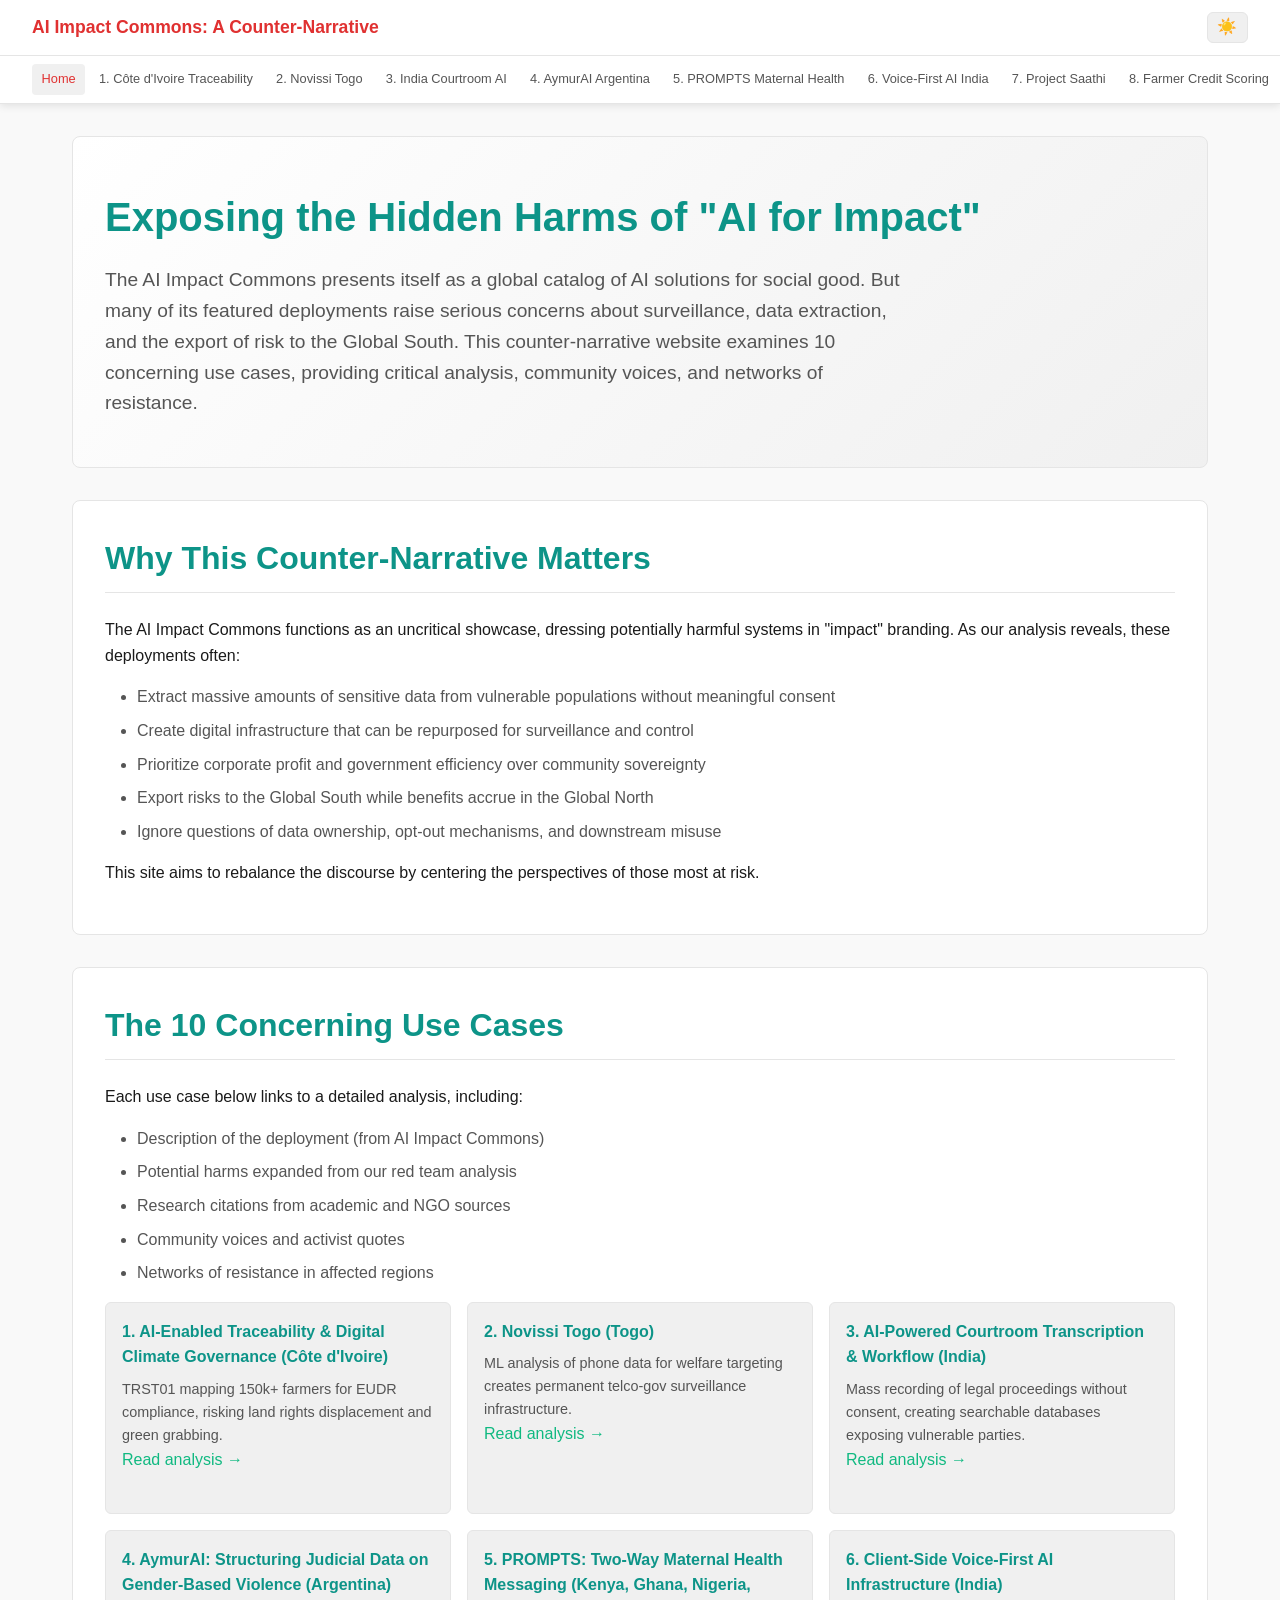
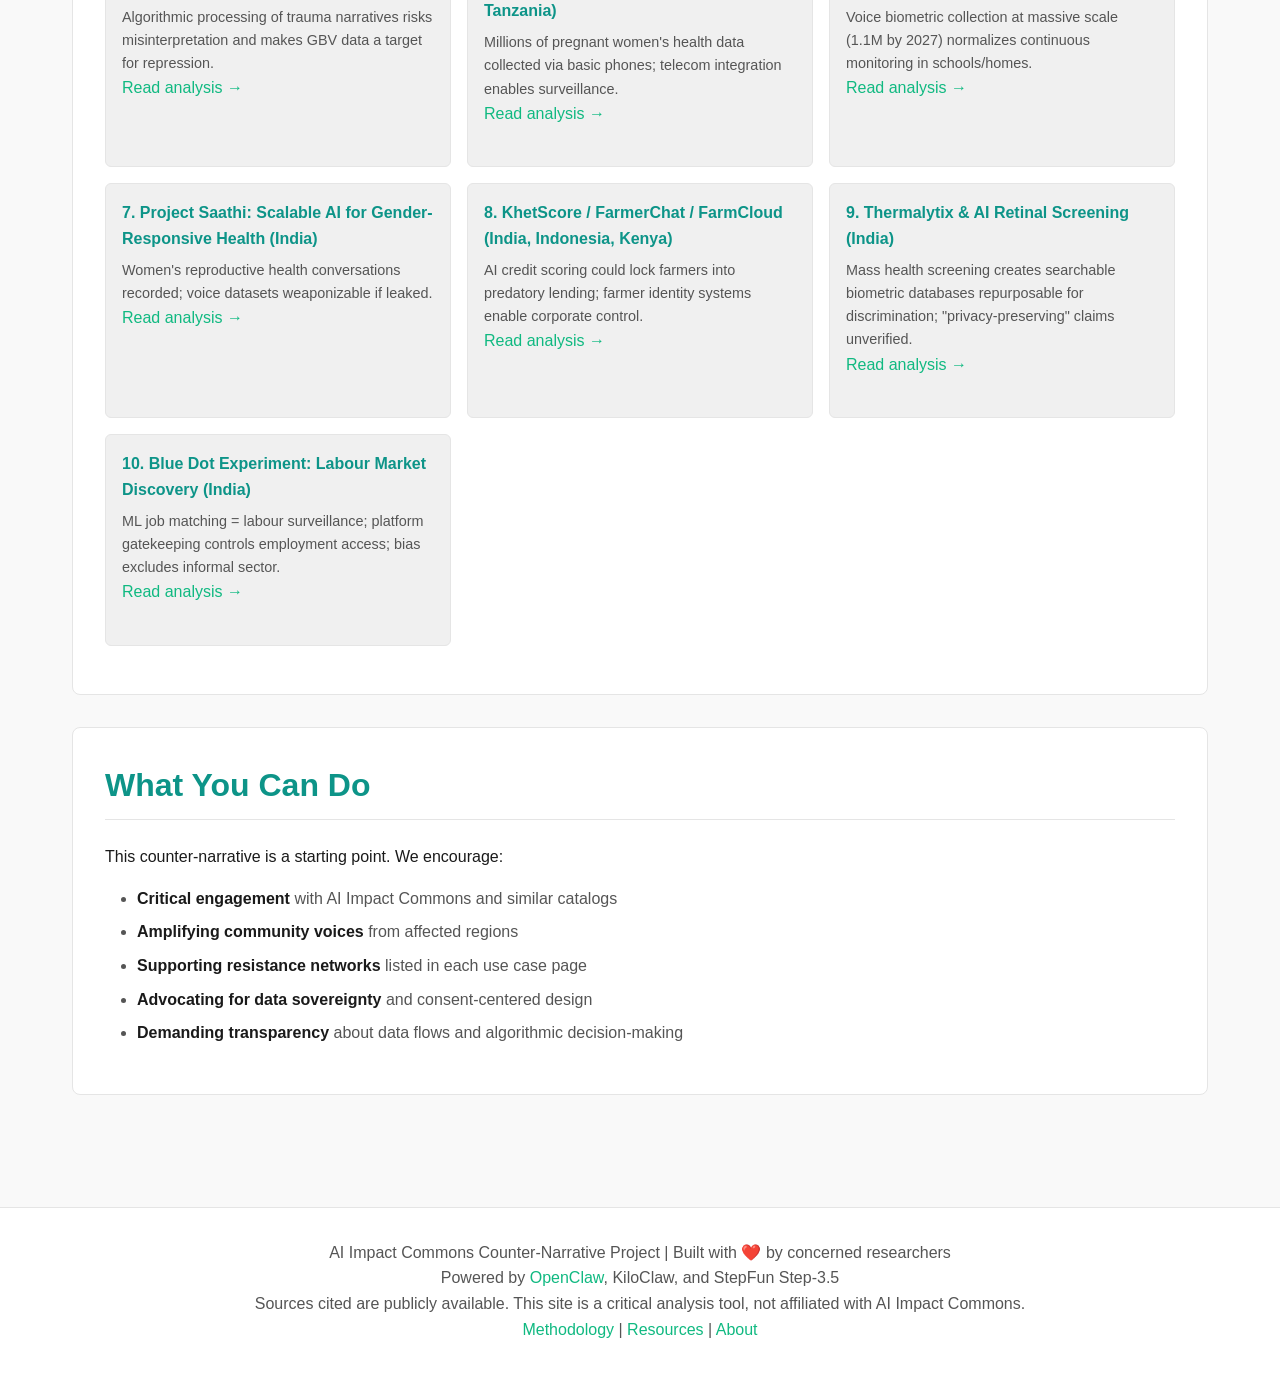
<file: index.html>
<!DOCTYPE html>
<html lang="en">
<head>
  <meta charset="UTF-8">
  <meta name="viewport" content="width=device-width, initial-scale=1.0">
  <title>AI Impact Commons: A Counter-Narrative</title>
  <link rel="stylesheet" href="css/style.css">
  <link rel="icon" href="assets/favicon.png" type="image/png">
</head>
<body>
  <header class="site-header">
  <div class="header-inner">
    <h1><a href="index.html">AI Impact Commons: A Counter-Narrative</a></h1>
    <button id="theme-toggle" aria-label="Toggle dark/light mode">◐</button>
  </div>
  <div class="nav-container">
    <nav aria-label="Main navigation">
      <a href="index.html">Home</a><a href="pages/traceability-cote-ivoire.html">1. Côte d'Ivoire Traceability</a><a href="pages/novissi-togo.html">2. Novissi Togo</a><a href="pages/courtroom-transcription-india.html">3. India Courtroom AI</a><a href="pages/aymurai-argentina.html">4. AymurAI Argentina</a><a href="pages/prompts-maternal-health.html">5. PROMPTS Maternal Health</a><a href="pages/voice-infrastructure-india.html">6. Voice-First AI India</a><a href="pages/project-saathi-india.html">7. Project Saathi</a><a href="pages/farmer-credit-scoring.html">8. Farmer Credit Scoring</a><a href="pages/thermalytix-health-screening.html">9. Thermalytix Health Screening</a><a href="pages/blue-dot-labour.html">10. Blue Dot Labour</a><a href="about.html">About</a><a href="methodology.html">Methodology</a><a href="resources.html">Resources</a>
    </nav>
  </div>
</header>

  <main class="container">
    <section class="hero">
      <h2>Exposing the Hidden Harms of "AI for Impact"</h2>
      <p>The AI Impact Commons presents itself as a global catalog of AI solutions for social good. But many of its featured deployments raise serious concerns about surveillance, data extraction, and the export of risk to the Global South. This counter-narrative website examines 10 concerning use cases, providing critical analysis, community voices, and networks of resistance.</p>
    </section>

    <div class="page-content">
      <h2>Why This Counter-Narrative Matters</h2>
      <p>The AI Impact Commons functions as an uncritical showcase, dressing potentially harmful systems in "impact" branding. As our analysis reveals, these deployments often:</p>
      <ul>
        <li>Extract massive amounts of sensitive data from vulnerable populations without meaningful consent</li>
        <li>Create digital infrastructure that can be repurposed for surveillance and control</li>
        <li>Prioritize corporate profit and government efficiency over community sovereignty</li>
        <li>Export risks to the Global South while benefits accrue in the Global North</li>
        <li>Ignore questions of data ownership, opt-out mechanisms, and downstream misuse</li>
      </ul>
      <p>This site aims to rebalance the discourse by centering the perspectives of those most at risk.</p>
    </div>

    <div class="page-content">
      <h2>The 10 Concerning Use Cases</h2>
      <p>Each use case below links to a detailed analysis, including:</p>
      <ul>
        <li>Description of the deployment (from AI Impact Commons)</li>
        <li>Potential harms expanded from our red team analysis</li>
        <li>Research citations from academic and NGO sources</li>
        <li>Community voices and activist quotes</li>
        <li>Networks of resistance in affected regions</li>
      </ul>

      <div class="org-list">
        <div class="org-card">
          <h4>1. AI-Enabled Traceability & Digital Climate Governance (Côte d'Ivoire)</h4>
          <p>TRST01 mapping 150k+ farmers for EUDR compliance, risking land rights displacement and green grabbing.</p>
          <a href="pages/traceability-cote-ivoire.html" class="back-link">Read analysis →</a>
        </div>

        <div class="org-card">
          <h4>2. Novissi Togo (Togo)</h4>
          <p>ML analysis of phone data for welfare targeting creates permanent telco-gov surveillance infrastructure.</p>
          <a href="pages/novissi-togo.html" class="back-link">Read analysis →</a>
        </div>

        <div class="org-card">
          <h4>3. AI-Powered Courtroom Transcription & Workflow (India)</h4>
          <p>Mass recording of legal proceedings without consent, creating searchable databases exposing vulnerable parties.</p>
          <a href="pages/courtroom-transcription-india.html" class="back-link">Read analysis →</a>
        </div>

        <div class="org-card">
          <h4>4. AymurAI: Structuring Judicial Data on Gender-Based Violence (Argentina)</h4>
          <p>Algorithmic processing of trauma narratives risks misinterpretation and makes GBV data a target for repression.</p>
          <a href="pages/aymurai-argentina.html" class="back-link">Read analysis →</a>
        </div>

        <div class="org-card">
          <h4>5. PROMPTS: Two-Way Maternal Health Messaging (Kenya, Ghana, Nigeria, Tanzania)</h4>
          <p>Millions of pregnant women's health data collected via basic phones; telecom integration enables surveillance.</p>
          <a href="pages/prompts-maternal-health.html" class="back-link">Read analysis →</a>
        </div>

        <div class="org-card">
          <h4>6. Client-Side Voice-First AI Infrastructure (India)</h4>
          <p>Voice biometric collection at massive scale (1.1M by 2027) normalizes continuous monitoring in schools/homes.</p>
          <a href="pages/voice-infrastructure-india.html" class="back-link">Read analysis →</a>
        </div>

        <div class="org-card">
          <h4>7. Project Saathi: Scalable AI for Gender-Responsive Health (India)</h4>
          <p>Women's reproductive health conversations recorded; voice datasets weaponizable if leaked.</p>
          <a href="pages/project-saathi-india.html" class="back-link">Read analysis →</a>
        </div>

        <div class="org-card">
          <h4>8. KhetScore / FarmerChat / FarmCloud (India, Indonesia, Kenya)</h4>
          <p>AI credit scoring could lock farmers into predatory lending; farmer identity systems enable corporate control.</p>
          <a href="pages/farmer-credit-scoring.html" class="back-link">Read analysis →</a>
        </div>

        <div class="org-card">
          <h4>9. Thermalytix & AI Retinal Screening (India)</h4>
          <p>Mass health screening creates searchable biometric databases repurposable for discrimination; "privacy-preserving" claims unverified.</p>
          <a href="pages/thermalytix-health-screening.html" class="back-link">Read analysis →</a>
        </div>

        <div class="org-card">
          <h4>10. Blue Dot Experiment: Labour Market Discovery (India)</h4>
          <p>ML job matching = labour surveillance; platform gatekeeping controls employment access; bias excludes informal sector.</p>
          <a href="pages/blue-dot-labour.html" class="back-link">Read analysis →</a>
        </div>
      </div>
    </div>

    <div class="page-content">
      <h2>What You Can Do</h2>
      <p>This counter-narrative is a starting point. We encourage:</p>
      <ul>
        <li><strong>Critical engagement</strong> with AI Impact Commons and similar catalogs</li>
        <li><strong>Amplifying community voices</strong> from affected regions</li>
        <li><strong>Supporting resistance networks</strong> listed in each use case page</li>
        <li><strong>Advocating for data sovereignty</strong> and consent-centered design</li>
        <li><strong>Demanding transparency</strong> about data flows and algorithmic decision-making</li>
      </ul>
    </div>
  </main>

  <footer class="site-footer">
    <p>AI Impact Commons Counter-Narrative Project | Built with ❤️ by concerned researchers</p>
    <p>Powered by <a href="https://openclaw.ai" target="_blank">OpenClaw</a>, KiloClaw, and StepFun Step-3.5</p>
    <p>Sources cited are publicly available. This site is a critical analysis tool, not affiliated with AI Impact Commons.</p>
    <p><a href="methodology.html">Methodology</a> | <a href="resources.html">Resources</a> | <a href="about.html">About</a></p>
  </footer>

  <script src="js/script.js"></script>
</body>
</html>
</file>
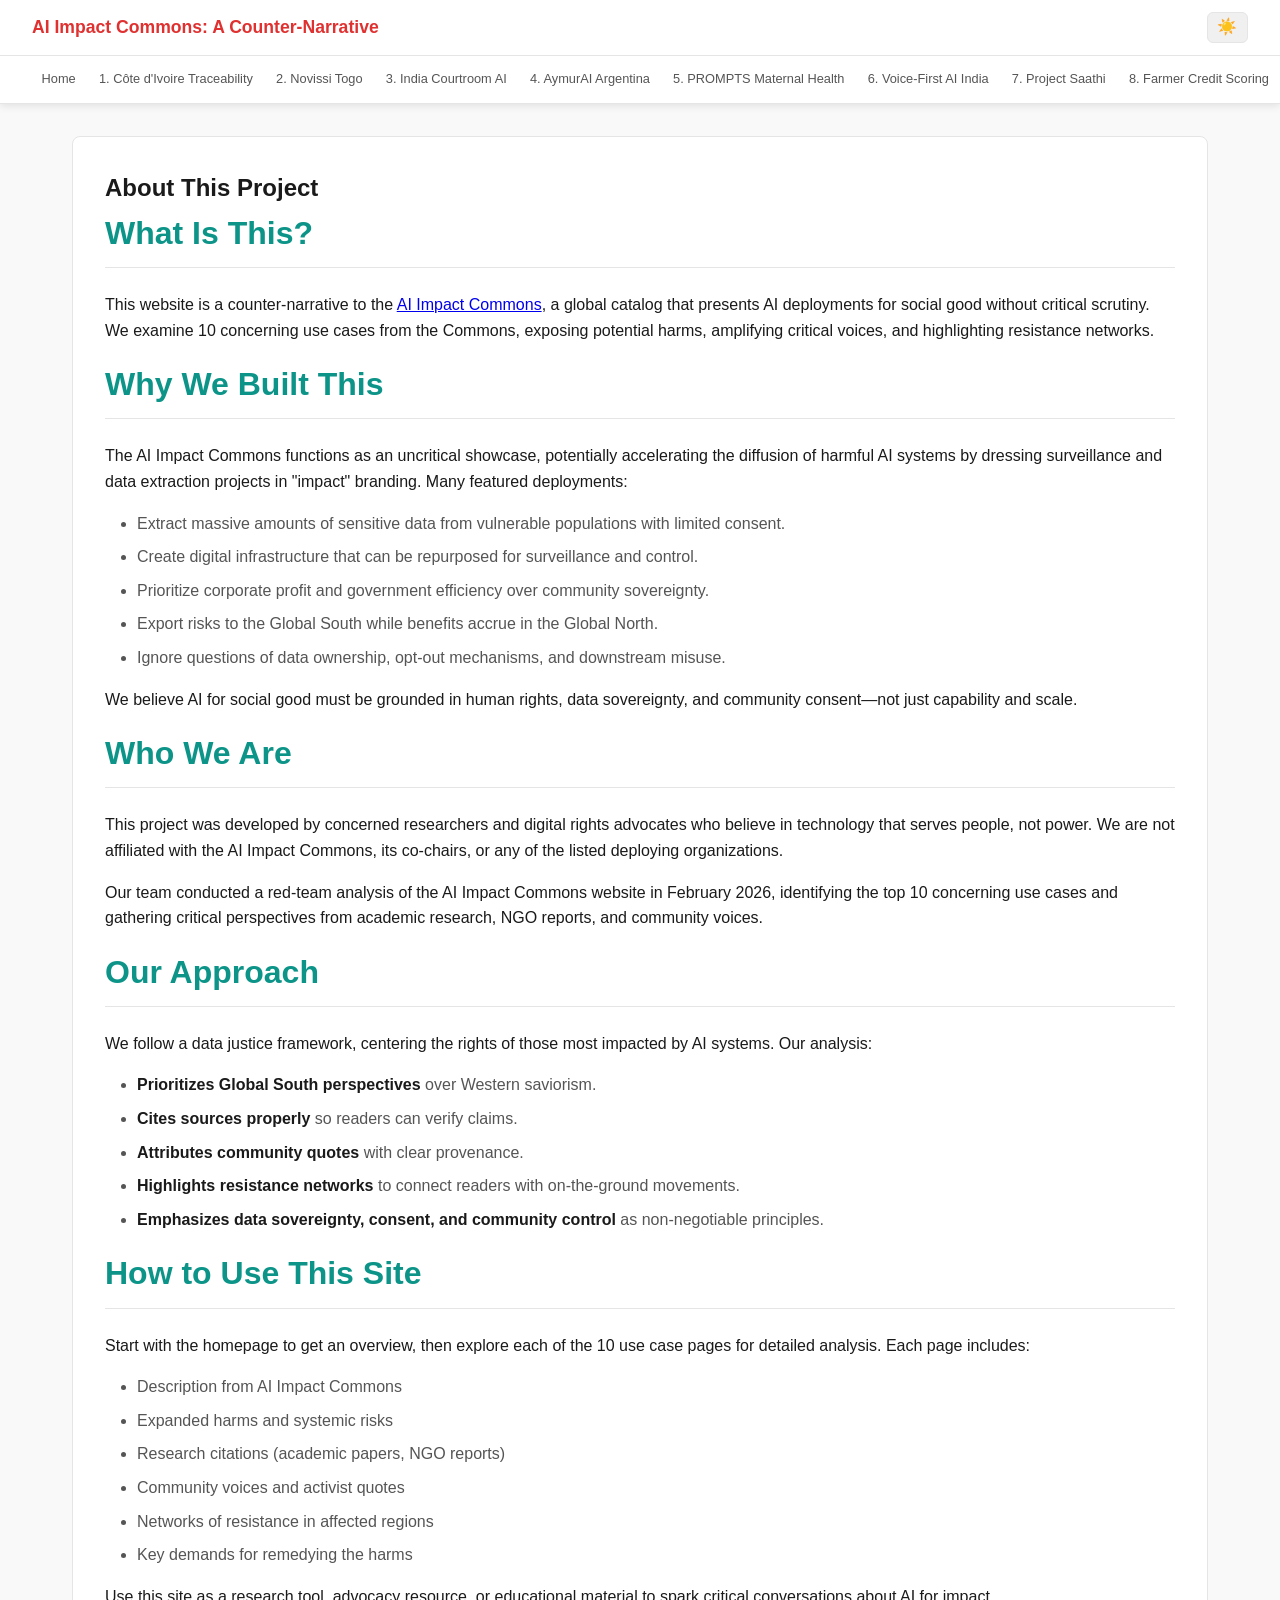
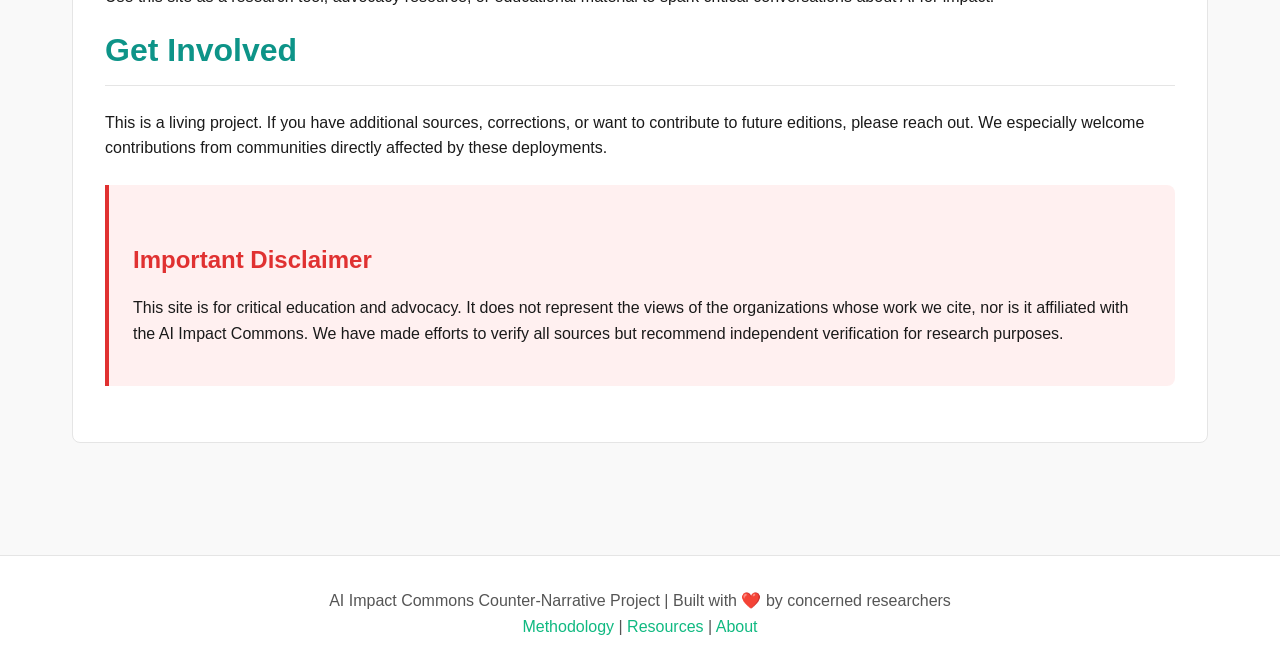
<file: about.html>
<!DOCTYPE html>
<html lang="en">
<head>
  <meta charset="UTF-8">
  <meta name="viewport" content="width=device-width, initial-scale=1.0">
  <title>About - AI Impact Commons Counter-Narrative</title>
  <link rel="stylesheet" href="css/style.css">
</head>
<body>
  <header class="site-header">
  <div class="header-inner">
    <h1><a href="index.html">AI Impact Commons: A Counter-Narrative</a></h1>
    <button id="theme-toggle" aria-label="Toggle dark/light mode">◐</button>
  </div>
  <div class="nav-container">
    <nav aria-label="Main navigation">
      <a href="index.html">Home</a><a href="traceability-cote-ivoire.html">1. Côte d'Ivoire Traceability</a><a href="novissi-togo.html">2. Novissi Togo</a><a href="courtroom-transcription-india.html">3. India Courtroom AI</a><a href="aymurai-argentina.html">4. AymurAI Argentina</a><a href="prompts-maternal-health.html">5. PROMPTS Maternal Health</a><a href="voice-infrastructure-india.html">6. Voice-First AI India</a><a href="project-saathi-india.html">7. Project Saathi</a><a href="farmer-credit-scoring.html">8. Farmer Credit Scoring</a><a href="thermalytix-health-screening.html">9. Thermalytix Health Screening</a><a href="blue-dot-labour.html">10. Blue Dot Labour</a><a href="about.html" class="active">About</a><a href="methodology.html">Methodology</a><a href="resources.html">Resources</a>
    </nav>
  </div>
</header>

  <main class="container">
    <article class="page-content">
      <h1>About This Project</h1>

      <h2>What Is This?</h2>
      <p>This website is a counter-narrative to the <a href="https://www.aiimpactcommons.global" target="_blank">AI Impact Commons</a>, a global catalog that presents AI deployments for social good without critical scrutiny. We examine 10 concerning use cases from the Commons, exposing potential harms, amplifying critical voices, and highlighting resistance networks.</p>

      <h2>Why We Built This</h2>
      <p>The AI Impact Commons functions as an uncritical showcase, potentially accelerating the diffusion of harmful AI systems by dressing surveillance and data extraction projects in "impact" branding. Many featured deployments:</p>
      <ul>
        <li>Extract massive amounts of sensitive data from vulnerable populations with limited consent.</li>
        <li>Create digital infrastructure that can be repurposed for surveillance and control.</li>
        <li>Prioritize corporate profit and government efficiency over community sovereignty.</li>
        <li>Export risks to the Global South while benefits accrue in the Global North.</li>
        <li>Ignore questions of data ownership, opt-out mechanisms, and downstream misuse.</li>
      </ul>
      <p>We believe AI for social good must be grounded in human rights, data sovereignty, and community consent—not just capability and scale.</p>

      <h2>Who We Are</h2>
      <p>This project was developed by concerned researchers and digital rights advocates who believe in technology that serves people, not power. We are not affiliated with the AI Impact Commons, its co-chairs, or any of the listed deploying organizations.</p>
      <p>Our team conducted a red-team analysis of the AI Impact Commons website in February 2026, identifying the top 10 concerning use cases and gathering critical perspectives from academic research, NGO reports, and community voices.</p>

      <h2>Our Approach</h2>
      <p>We follow a data justice framework, centering the rights of those most impacted by AI systems. Our analysis:</p>
      <ul>
        <li><strong>Prioritizes Global South perspectives</strong> over Western saviorism.</li>
        <li><strong>Cites sources properly</strong> so readers can verify claims.</li>
        <li><strong>Attributes community quotes</strong> with clear provenance.</li>
        <li><strong>Highlights resistance networks</strong> to connect readers with on-the-ground movements.</li>
        <li><strong>Emphasizes data sovereignty, consent, and community control</strong> as non-negotiable principles.</li>
      </ul>

      <h2>How to Use This Site</h2>
      <p>Start with the homepage to get an overview, then explore each of the 10 use case pages for detailed analysis. Each page includes:</p>
      <ul>
        <li>Description from AI Impact Commons</li>
        <li>Expanded harms and systemic risks</li>
        <li>Research citations (academic papers, NGO reports)</li>
        <li>Community voices and activist quotes</li>
        <li>Networks of resistance in affected regions</li>
        <li>Key demands for remedying the harms</li>
      </ul>
      <p>Use this site as a research tool, advocacy resource, or educational material to spark critical conversations about AI for impact.</p>

      <h2>Get Involved</h2>
      <p>This is a living project. If you have additional sources, corrections, or want to contribute to future editions, please reach out. We especially welcome contributions from communities directly affected by these deployments.</p>

      <div class="warning-box">
        <h3>Important Disclaimer</h3>
        <p>This site is for critical education and advocacy. It does not represent the views of the organizations whose work we cite, nor is it affiliated with the AI Impact Commons. We have made efforts to verify all sources but recommend independent verification for research purposes.</p>
      </div>
    </article>
  </main>

  <footer class="site-footer">
    <p>AI Impact Commons Counter-Narrative Project | Built with ❤️ by concerned researchers</p>
    <p><a href="methodology.html">Methodology</a> | <a href="resources.html">Resources</a> | <a href="about.html">About</a></p>
  </footer>

  <script src="js/script.js"></script>
</body>
</html>
</file>
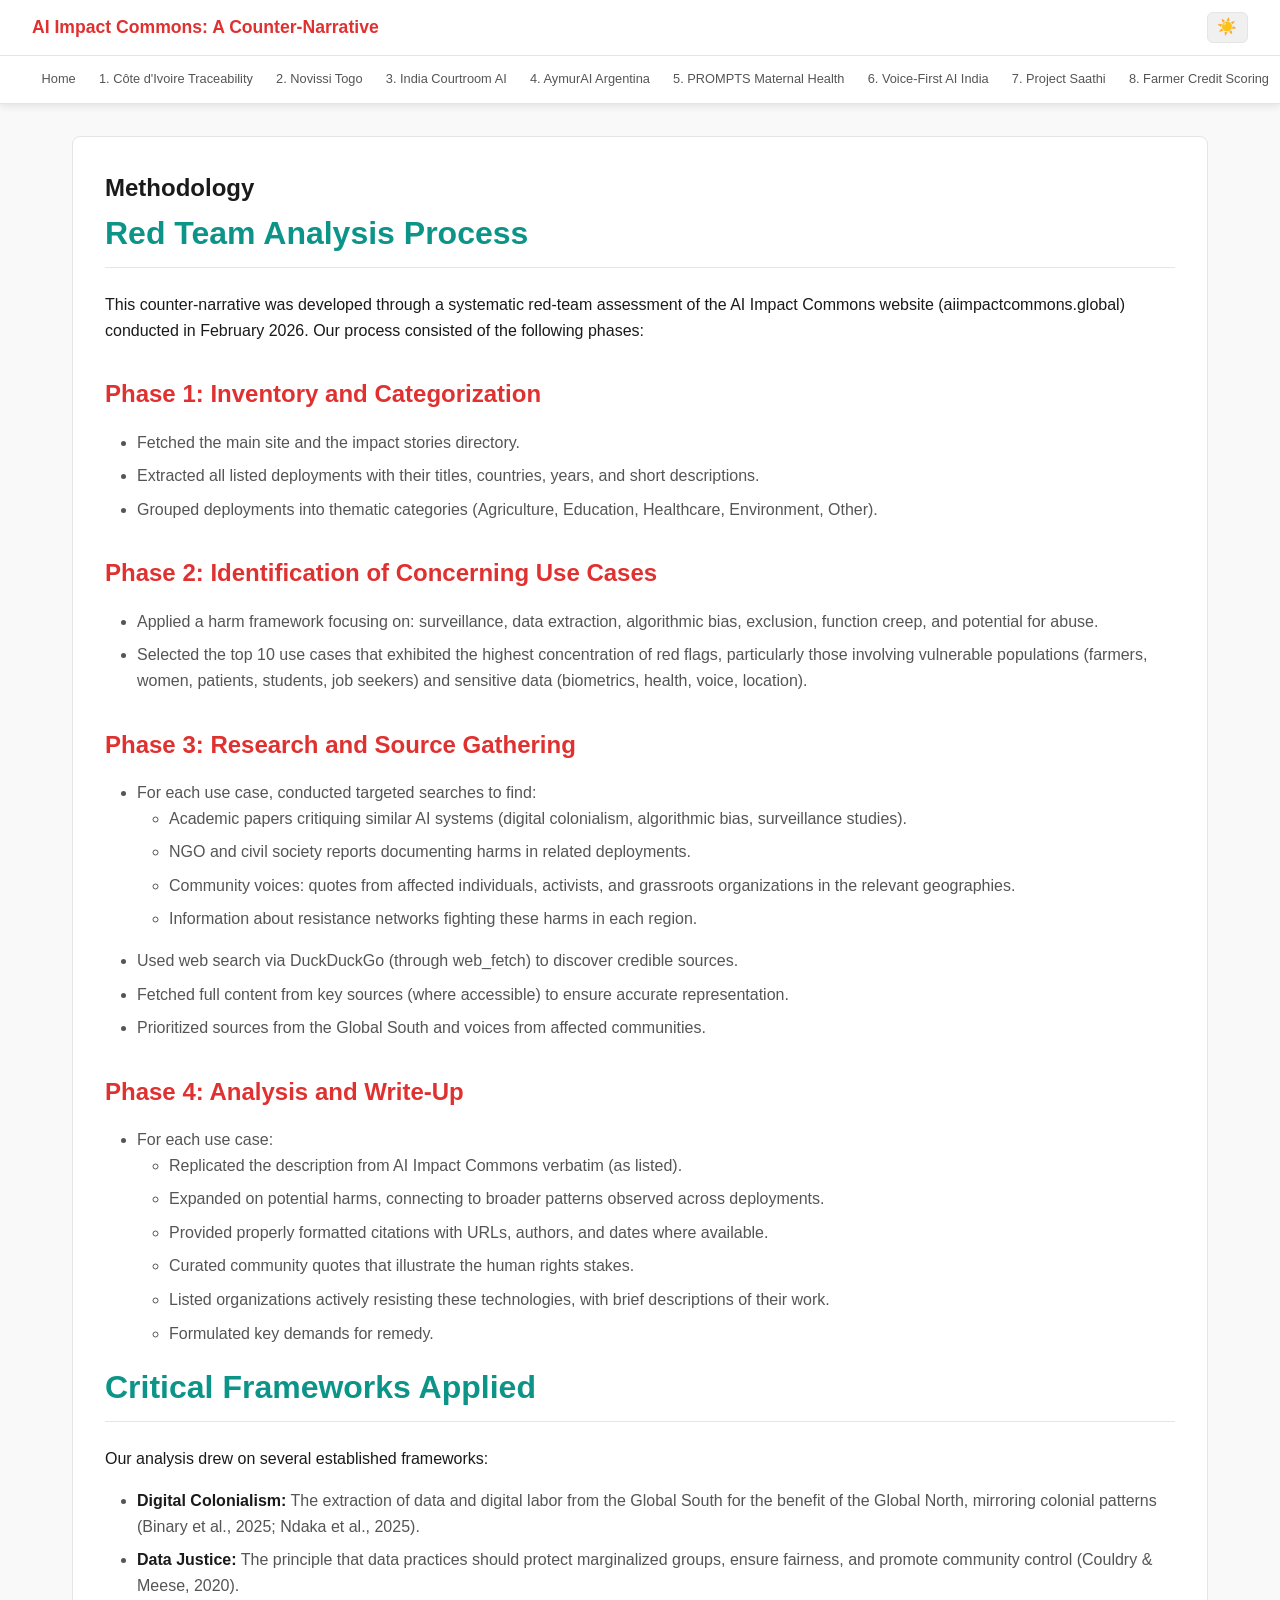
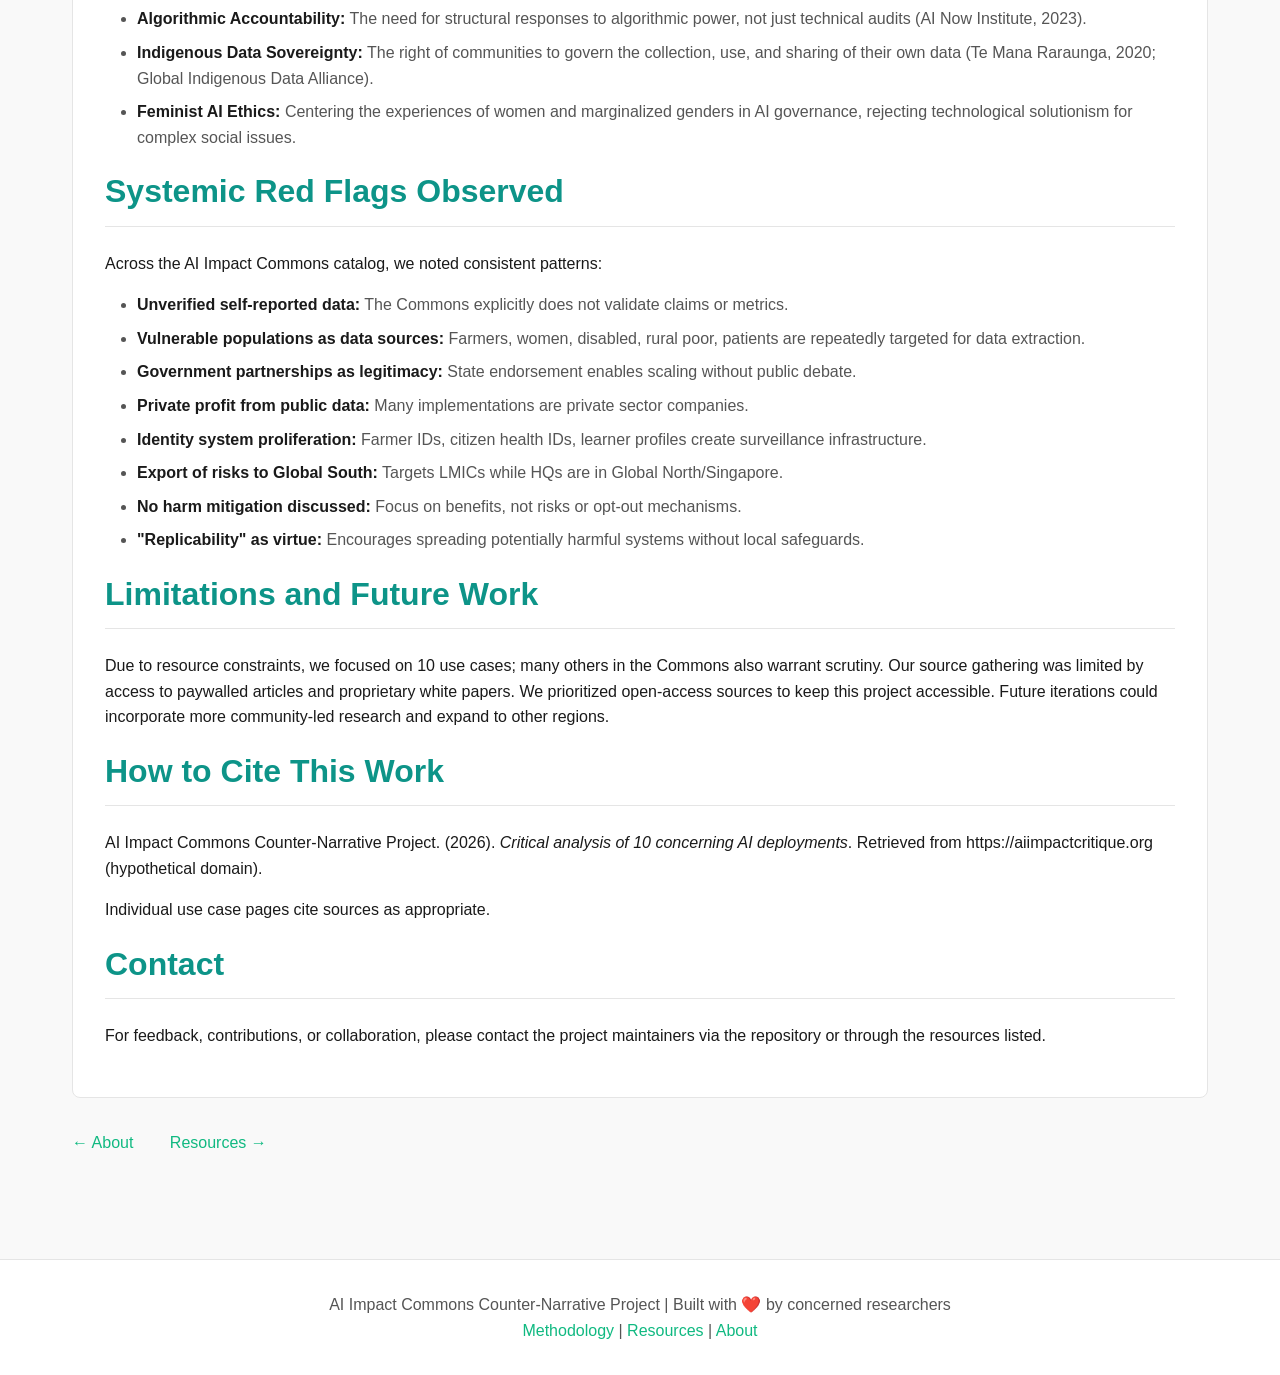
<file: methodology.html>
<!DOCTYPE html>
<html lang="en">
<head>
  <meta charset="UTF-8">
  <meta name="viewport" content="width=device-width, initial-scale=1.0">
  <title>Methodology - AI Impact Commons Counter-Narrative</title>
  <link rel="stylesheet" href="css/style.css">
</head>
<body>
  <header class="site-header">
  <div class="header-inner">
    <h1><a href="index.html">AI Impact Commons: A Counter-Narrative</a></h1>
    <button id="theme-toggle" aria-label="Toggle dark/light mode">◐</button>
  </div>
  <div class="nav-container">
    <nav aria-label="Main navigation">
      <a href="index.html">Home</a><a href="traceability-cote-ivoire.html">1. Côte d'Ivoire Traceability</a><a href="novissi-togo.html">2. Novissi Togo</a><a href="courtroom-transcription-india.html">3. India Courtroom AI</a><a href="aymurai-argentina.html">4. AymurAI Argentina</a><a href="prompts-maternal-health.html">5. PROMPTS Maternal Health</a><a href="voice-infrastructure-india.html">6. Voice-First AI India</a><a href="project-saathi-india.html">7. Project Saathi</a><a href="farmer-credit-scoring.html">8. Farmer Credit Scoring</a><a href="thermalytix-health-screening.html">9. Thermalytix Health Screening</a><a href="blue-dot-labour.html">10. Blue Dot Labour</a><a href="about.html">About</a><a href="methodology.html" class="active">Methodology</a><a href="resources.html">Resources</a>
    </nav>
  </div>
</header>

  <main class="container">
    <article class="page-content">
      <h1>Methodology</h1>

      <h2>Red Team Analysis Process</h2>
      <p>This counter-narrative was developed through a systematic red-team assessment of the AI Impact Commons website (aiimpactcommons.global) conducted in February 2026. Our process consisted of the following phases:</p>

      <h3>Phase 1: Inventory and Categorization</h3>
      <ul>
        <li>Fetched the main site and the impact stories directory.</li>
        <li>Extracted all listed deployments with their titles, countries, years, and short descriptions.</li>
        <li>Grouped deployments into thematic categories (Agriculture, Education, Healthcare, Environment, Other).</li>
      </ul>

      <h3>Phase 2: Identification of Concerning Use Cases</h3>
      <ul>
        <li>Applied a harm framework focusing on: surveillance, data extraction, algorithmic bias, exclusion, function creep, and potential for abuse.</li>
        <li>Selected the top 10 use cases that exhibited the highest concentration of red flags, particularly those involving vulnerable populations (farmers, women, patients, students, job seekers) and sensitive data (biometrics, health, voice, location).</li>
      </ul>

      <h3>Phase 3: Research and Source Gathering</h3>
      <ul>
        <li>For each use case, conducted targeted searches to find:
          <ul>
            <li>Academic papers critiquing similar AI systems (digital colonialism, algorithmic bias, surveillance studies).</li>
            <li>NGO and civil society reports documenting harms in related deployments.</li>
            <li>Community voices: quotes from affected individuals, activists, and grassroots organizations in the relevant geographies.</li>
            <li>Information about resistance networks fighting these harms in each region.</li>
          </ul>
        </li>
        <li>Used web search via DuckDuckGo (through web_fetch) to discover credible sources.</li>
        <li>Fetched full content from key sources (where accessible) to ensure accurate representation.</li>
        <li>Prioritized sources from the Global South and voices from affected communities.</li>
      </ul>

      <h3>Phase 4: Analysis and Write-Up</h3>
      <ul>
        <li>For each use case:
          <ul>
            <li>Replicated the description from AI Impact Commons verbatim (as listed).</li>
            <li>Expanded on potential harms, connecting to broader patterns observed across deployments.</li>
            <li>Provided properly formatted citations with URLs, authors, and dates where available.</li>
            <li>Curated community quotes that illustrate the human rights stakes.</li>
            <li>Listed organizations actively resisting these technologies, with brief descriptions of their work.</li>
            <li>Formulated key demands for remedy.</li>
          </ul>
        </li>
      </ul>

      <h2>Critical Frameworks Applied</h2>
      <p>Our analysis drew on several established frameworks:</p>
      <ul>
        <li><strong>Digital Colonialism:</strong> The extraction of data and digital labor from the Global South for the benefit of the Global North, mirroring colonial patterns (Binary et al., 2025; Ndaka et al., 2025).</li>
        <li><strong>Data Justice:</strong> The principle that data practices should protect marginalized groups, ensure fairness, and promote community control (Couldry & Meese, 2020).</li>
        <li><strong>Algorithmic Accountability:</strong> The need for structural responses to algorithmic power, not just technical audits (AI Now Institute, 2023).</li>
        <li><strong>Indigenous Data Sovereignty:</strong> The right of communities to govern the collection, use, and sharing of their own data (Te Mana Raraunga, 2020; Global Indigenous Data Alliance).</li>
        <li><strong>Feminist AI Ethics:</strong> Centering the experiences of women and marginalized genders in AI governance, rejecting technological solutionism for complex social issues.</li>
      </ul>

      <h2>Systemic Red Flags Observed</h2>
      <p>Across the AI Impact Commons catalog, we noted consistent patterns:</p>
      <ul>
        <li><strong>Unverified self-reported data:</strong> The Commons explicitly does not validate claims or metrics.</li>
        <li><strong>Vulnerable populations as data sources:</strong> Farmers, women, disabled, rural poor, patients are repeatedly targeted for data extraction.</li>
        <li><strong>Government partnerships as legitimacy:</strong> State endorsement enables scaling without public debate.</li>
        <li><strong>Private profit from public data:</strong> Many implementations are private sector companies.</li>
        <li><strong>Identity system proliferation:</strong> Farmer IDs, citizen health IDs, learner profiles create surveillance infrastructure.</li>
        <li><strong>Export of risks to Global South:</strong> Targets LMICs while HQs are in Global North/Singapore.</li>
        <li><strong>No harm mitigation discussed:</strong> Focus on benefits, not risks or opt-out mechanisms.</li>
        <li><strong>"Replicability" as virtue:</strong> Encourages spreading potentially harmful systems without local safeguards.</li>
      </ul>

      <h2>Limitations and Future Work</h2>
      <p>Due to resource constraints, we focused on 10 use cases; many others in the Commons also warrant scrutiny. Our source gathering was limited by access to paywalled articles and proprietary white papers. We prioritized open-access sources to keep this project accessible. Future iterations could incorporate more community-led research and expand to other regions.</p>

      <h2>How to Cite This Work</h2>
      <p>AI Impact Commons Counter-Narrative Project. (2026). <em>Critical analysis of 10 concerning AI deployments</em>. Retrieved from https://aiimpactcritique.org (hypothetical domain).</p>
      <p>Individual use case pages cite sources as appropriate.</p>

      <h2>Contact</h2>
      <p>For feedback, contributions, or collaboration, please contact the project maintainers via the repository or through the resources listed.</p>
    </article>

    <nav style="margin-top: 2rem;">
      <a href="about.html" class="back-link">← About</a>
      <a href="resources.html" class="back-link" style="margin-left: 2rem;">Resources →</a>
    </nav>
  </main>

  <footer class="site-footer">
    <p>AI Impact Commons Counter-Narrative Project | Built with ❤️ by concerned researchers</p>
    <p><a href="methodology.html">Methodology</a> | <a href="resources.html">Resources</a> | <a href="about.html">About</a></p>
  </footer>

  <script src="js/script.js"></script>
</body>
</html>
</file>
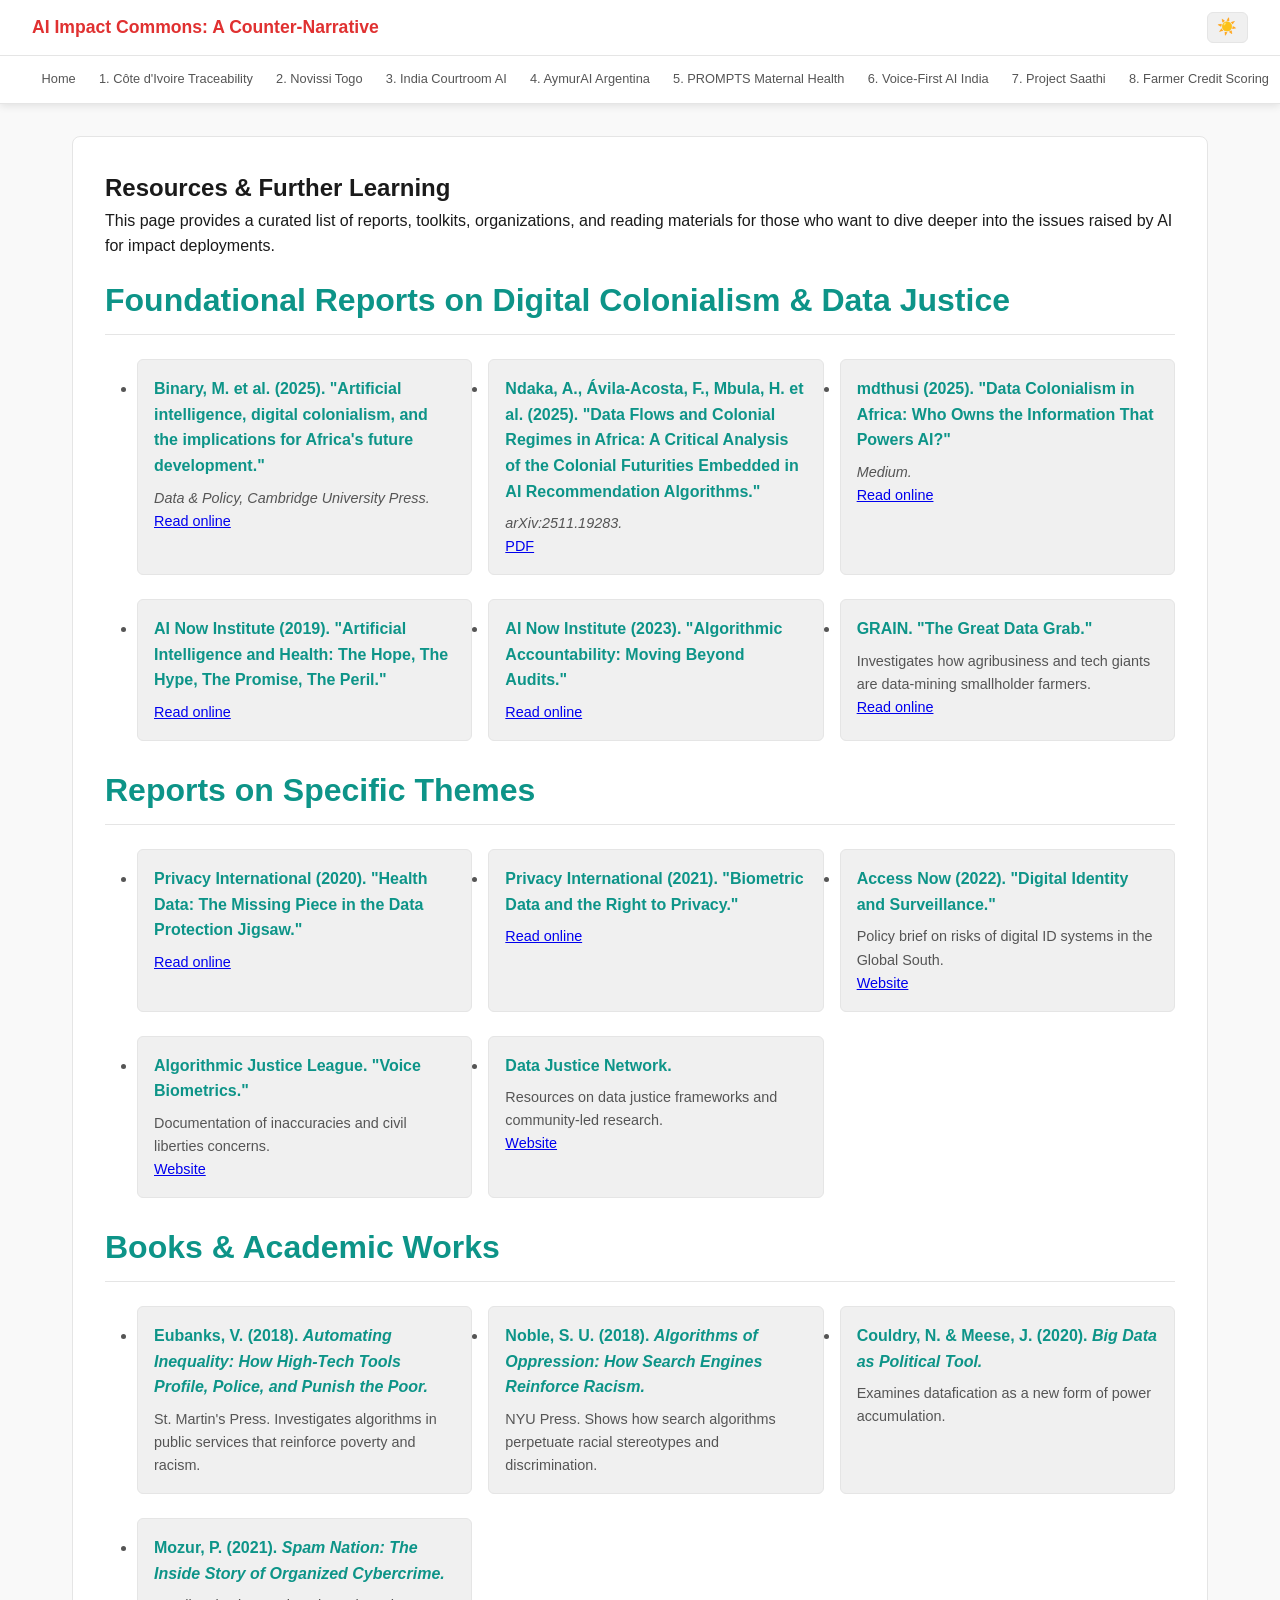
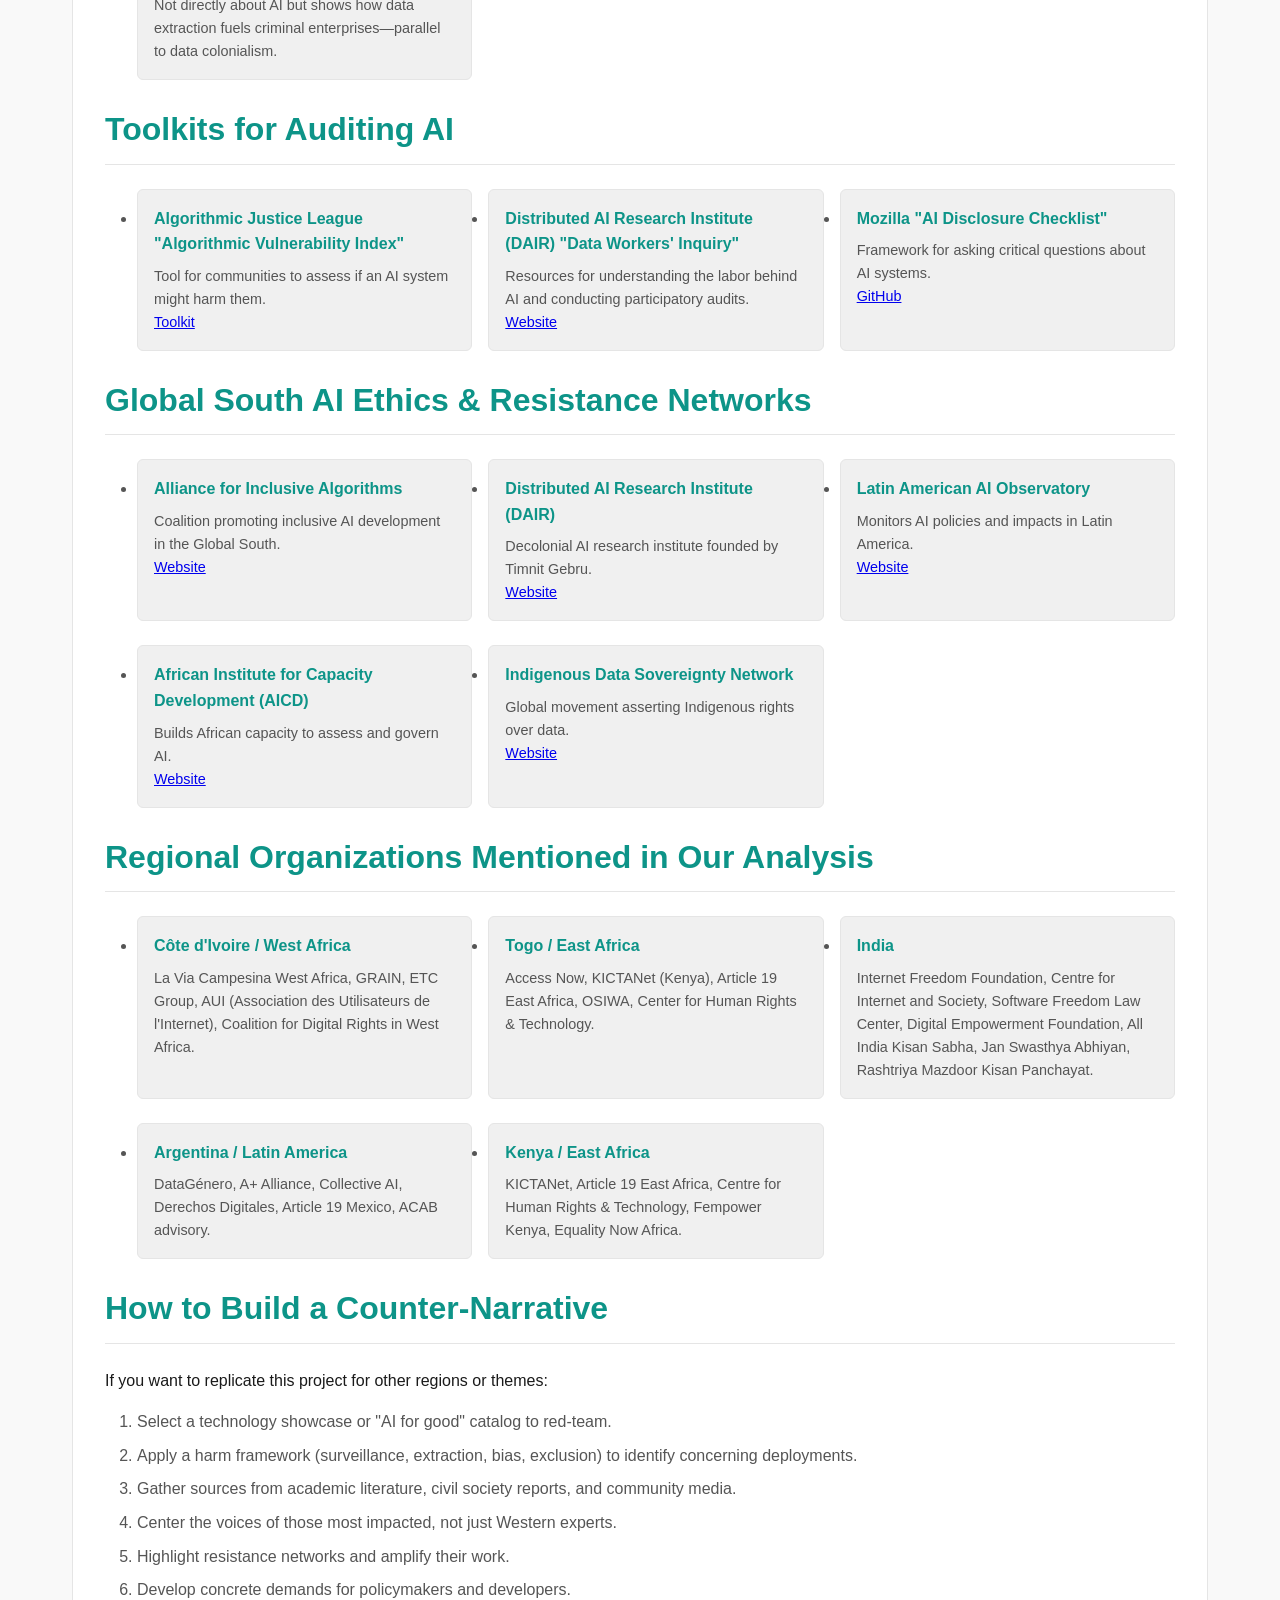
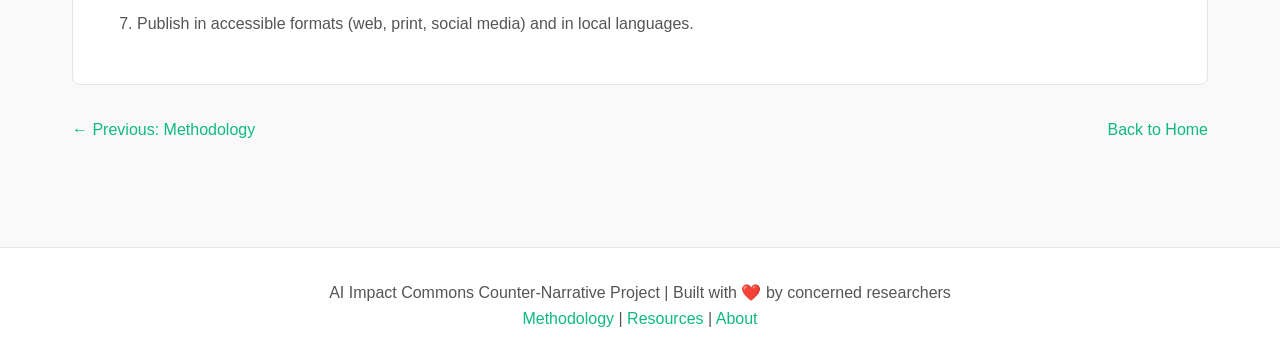
<file: resources.html>
<!DOCTYPE html>
<html lang="en">
<head>
  <meta charset="UTF-8">
  <meta name="viewport" content="width=device-width, initial-scale=1.0">
  <title>Resources - AI Impact Commons Counter-Narrative</title>
  <link rel="stylesheet" href="css/style.css">
</head>
<body>
  <header class="site-header">
  <div class="header-inner">
    <h1><a href="index.html">AI Impact Commons: A Counter-Narrative</a></h1>
    <button id="theme-toggle" aria-label="Toggle dark/light mode">◐</button>
  </div>
  <div class="nav-container">
    <nav aria-label="Main navigation">
      <a href="index.html">Home</a><a href="traceability-cote-ivoire.html">1. Côte d'Ivoire Traceability</a><a href="novissi-togo.html">2. Novissi Togo</a><a href="courtroom-transcription-india.html">3. India Courtroom AI</a><a href="aymurai-argentina.html">4. AymurAI Argentina</a><a href="prompts-maternal-health.html">5. PROMPTS Maternal Health</a><a href="voice-infrastructure-india.html">6. Voice-First AI India</a><a href="project-saathi-india.html">7. Project Saathi</a><a href="farmer-credit-scoring.html">8. Farmer Credit Scoring</a><a href="thermalytix-health-screening.html">9. Thermalytix Health Screening</a><a href="blue-dot-labour.html">10. Blue Dot Labour</a><a href="about.html">About</a><a href="methodology.html">Methodology</a><a href="resources.html" class="active">Resources</a>
    </nav>
  </div>
</header>

  <main class="container">
    <article class="page-content">
      <h1>Resources & Further Learning</h1>
      <p>This page provides a curated list of reports, toolkits, organizations, and reading materials for those who want to dive deeper into the issues raised by AI for impact deployments.</p>

      <h2>Foundational Reports on Digital Colonialism & Data Justice</h2>
      <ul class="org-list">
        <li class="org-card">
          <h4>Binary, M. et al. (2025). "Artificial intelligence, digital colonialism, and the implications for Africa's future development."</h4>
          <p><em>Data & Policy, Cambridge University Press.</em><br>
          <a href="https://www.cambridge.org/core/journals/data-and-policy/article/artificial-intelligence-digital-colonialism-and-the-implications-for-africas-future-development/4BD73E9129A9CD9E9301C61CB2401450" target="_blank">Read online</a></p>
        </li>
        <li class="org-card">
          <h4>Ndaka, A., Ávila-Acosta, F., Mbula, H. et al. (2025). "Data Flows and Colonial Regimes in Africa: A Critical Analysis of the Colonial Futurities Embedded in AI Recommendation Algorithms."</h4>
          <p><em>arXiv:2511.19283.</em><br>
          <a href="https://arxiv.org/pdf/2511.19283" target="_blank">PDF</a></p>
        </li>
        <li class="org-card">
          <h4>mdthusi (2025). "Data Colonialism in Africa: Who Owns the Information That Powers AI?"</h4>
          <p><em>Medium.</em><br>
          <a href="https://medium.com/@mdthusi/data-colonialism-in-africa-who-owns-the-information-that-powers-ai-3ea7bc919219" target="_blank">Read online</a></p>
        </li>
        <li class="org-card">
          <h4>AI Now Institute (2019). "Artificial Intelligence and Health: The Hope, The Hype, The Promise, The Peril."</h4>
          <p><a href="https://ainowinstitute.org/publications/ai-and-health-2019" target="_blank">Read online</a></p>
        </li>
        <li class="org-card">
          <h4>AI Now Institute (2023). "Algorithmic Accountability: Moving Beyond Audits."</h4>
          <p><a href="https://ainowinstitute.org/publications/algorithmic-accountability" target="_blank">Read online</a></p>
        </li>
        <li class="org-card">
          <h4>GRAIN. "The Great Data Grab."</h4>
          <p>Investigates how agribusiness and tech giants are data-mining smallholder farmers.<br>
          <a href="https://grain.org/article/entries/6415-the-great-data-grab" target="_blank">Read online</a></p>
        </li>
      </ul>

      <h2>Reports on Specific Themes</h2>
      <ul class="org-list">
        <li class="org-card">
          <h4>Privacy International (2020). "Health Data: The Missing Piece in the Data Protection Jigsaw."</h4>
          <p><a href="https://privacyinternational.org/report/health-data" target="_blank">Read online</a></p>
        </li>
        <li class="org-card">
          <h4>Privacy International (2021). "Biometric Data and the Right to Privacy."</h4>
          <p><a href="https://privacyinternational.org/report/biometrics" target="_blank">Read online</a></p>
        </li>
        <li class="org-card">
          <h4>Access Now (2022). "Digital Identity and Surveillance."</h4>
          <p>Policy brief on risks of digital ID systems in the Global South.<br>
          <a href="https://www.accessnow.org/campaign/digital-id/" target="_blank">Website</a></p>
        </li>
        <li class="org-card">
          <h4>Algorithmic Justice League. "Voice Biometrics."</h4>
          <p>Documentation of inaccuracies and civil liberties concerns.<br>
          <a href="https://algorithmicjusticeleague.org/voice-biometrics/" target="_blank">Website</a></p>
        </li>
        <li class="org-card">
          <h4>Data Justice Network.</h4>
          <p>Resources on data justice frameworks and community-led research.<br>
          <a href="https://datajusticenetwork.org" target="_blank">Website</a></p>
        </li>
      </ul>

      <h2>Books & Academic Works</h2>
      <ul class="org-list">
        <li class="org-card">
          <h4>Eubanks, V. (2018). <em>Automating Inequality: How High-Tech Tools Profile, Police, and Punish the Poor.</em></h4>
          <p>St. Martin's Press. Investigates algorithms in public services that reinforce poverty and racism.</p>
        </li>
        <li class="org-card">
          <h4>Noble, S. U. (2018). <em>Algorithms of Oppression: How Search Engines Reinforce Racism.</em></h4>
          <p>NYU Press. Shows how search algorithms perpetuate racial stereotypes and discrimination.</p>
        </li>
        <li class="org-card">
          <h4>Couldry, N. & Meese, J. (2020). <em>Big Data as Political Tool.</em></h4>
          <p>Examines datafication as a new form of power accumulation.</p>
        </li>
        <li class="org-card">
          <h4>Mozur, P. (2021). <em>Spam Nation: The Inside Story of Organized Cybercrime.</em></h4>
          <p>Not directly about AI but shows how data extraction fuels criminal enterprises—parallel to data colonialism.</p>
        </li>
      </ul>

      <h2>Toolkits for Auditing AI</h2>
      <ul class="org-list">
        <li class="org-card">
          <h4>Algorithmic Justice League "Algorithmic Vulnerability Index"</h4>
          <p>Tool for communities to assess if an AI system might harm them.<br>
          <a href="https://algorithmicjusticeleague.org/toolkit/" target="_blank">Toolkit</a></p>
        </li>
        <li class="org-card">
          <h4>Distributed AI Research Institute (DAIR) "Data Workers' Inquiry"</h4>
          <p>Resources for understanding the labor behind AI and conducting participatory audits.<br>
          <a href="https://dair-institute.org/data-workers-inquiry" target="_blank">Website</a></p>
        </li>
        <li class="org-card">
          <h4>Mozilla "AI Disclosure Checklist"</h4>
          <p>Framework for asking critical questions about AI systems.<br>
          <a href="https://github.com/mozilla-ai/ai-disclosure-checklist" target="_blank">GitHub</a></p>
        </li>
      </ul>

      <h2>Global South AI Ethics & Resistance Networks</h2>
      <ul class="org-list">
        <li class="org-card">
          <h4>Alliance for Inclusive Algorithms</h4>
          <p>Coalition promoting inclusive AI development in the Global South.<br>
          <a href="https://aplusalliance.org" target="_blank">Website</a></p>
        </li>
        <li class="org-card">
          <h4>Distributed AI Research Institute (DAIR)</h4>
          <p>Decolonial AI research institute founded by Timnit Gebru.<br>
          <a href="https://dair-institute.org" target="_blank">Website</a></p>
        </li>
        <li class="org-card">
          <h4>Latin American AI Observatory</h4>
          <p>Monitors AI policies and impacts in Latin America.<br>
          <a href="https://observatorio-ia.org" target="_blank">Website</a></p>
        </li>
        <li class="org-card">
          <h4>African Institute for Capacity Development (AICD)</h4>
          <p>Builds African capacity to assess and govern AI.<br>
          <a href="https://aicd.africa" target="_blank">Website</a></p>
        </li>
        <li class="org-card">
          <h4>Indigenous Data Sovereignty Network</h4>
          <p>Global movement asserting Indigenous rights over data.<br>
          <a href="https://globalindigenousdatalliance.org" target="_blank">Website</a></p>
        </li>
      </ul>

      <h2>Regional Organizations Mentioned in Our Analysis</h2>
      <ul class="org-list">
        <li class="org-card">
          <h4>Côte d'Ivoire / West Africa</h4>
          <p>La Via Campesina West Africa, GRAIN, ETC Group, AUI (Association des Utilisateurs de l'Internet), Coalition for Digital Rights in West Africa.</p>
        </li>
        <li class="org-card">
          <h4>Togo / East Africa</h4>
          <p>Access Now, KICTANet (Kenya), Article 19 East Africa, OSIWA, Center for Human Rights & Technology.</p>
        </li>
        <li class="org-card">
          <h4>India</h4>
          <p>Internet Freedom Foundation, Centre for Internet and Society, Software Freedom Law Center, Digital Empowerment Foundation, All India Kisan Sabha, Jan Swasthya Abhiyan, Rashtriya Mazdoor Kisan Panchayat.</p>
        </li>
        <li class="org-card">
          <h4>Argentina / Latin America</h4>
          <p>DataGénero, A+ Alliance, Collective AI, Derechos Digitales, Article 19 Mexico, ACAB advisory.</p>
        </li>
        <li class="org-card">
          <h4>Kenya / East Africa</h4>
          <p>KICTANet, Article 19 East Africa, Centre for Human Rights & Technology, Fempower Kenya, Equality Now Africa.</p>
        </li>
      </ul>

      <h2>How to Build a Counter-Narrative</h2>
      <p>If you want to replicate this project for other regions or themes:</p>
      <ol>
        <li>Select a technology showcase or "AI for good" catalog to red-team.</li>
        <li>Apply a harm framework (surveillance, extraction, bias, exclusion) to identify concerning deployments.</li>
        <li>Gather sources from academic literature, civil society reports, and community media.</li>
        <li>Center the voices of those most impacted, not just Western experts.</li>
        <li>Highlight resistance networks and amplify their work.</li>
        <li>Develop concrete demands for policymakers and developers.</li>
        <li>Publish in accessible formats (web, print, social media) and in local languages.</li>
      </ol>
    </article>

    <nav style="margin-top: 2rem; display: flex; justify-content: space-between;">
      <a href="methodology.html" class="back-link">← Previous: Methodology</a>
      <a href="index.html" class="back-link" style="margin-left: 2rem;">Back to Home</a>
    </nav>
  </main>

  <footer class="site-footer">
    <p>AI Impact Commons Counter-Narrative Project | Built with ❤️ by concerned researchers</p>
    <p><a href="methodology.html">Methodology</a> | <a href="resources.html">Resources</a> | <a href="about.html">About</a></p>
  </footer>

  <script src="js/script.js"></script>
</body>
</html>
</file>
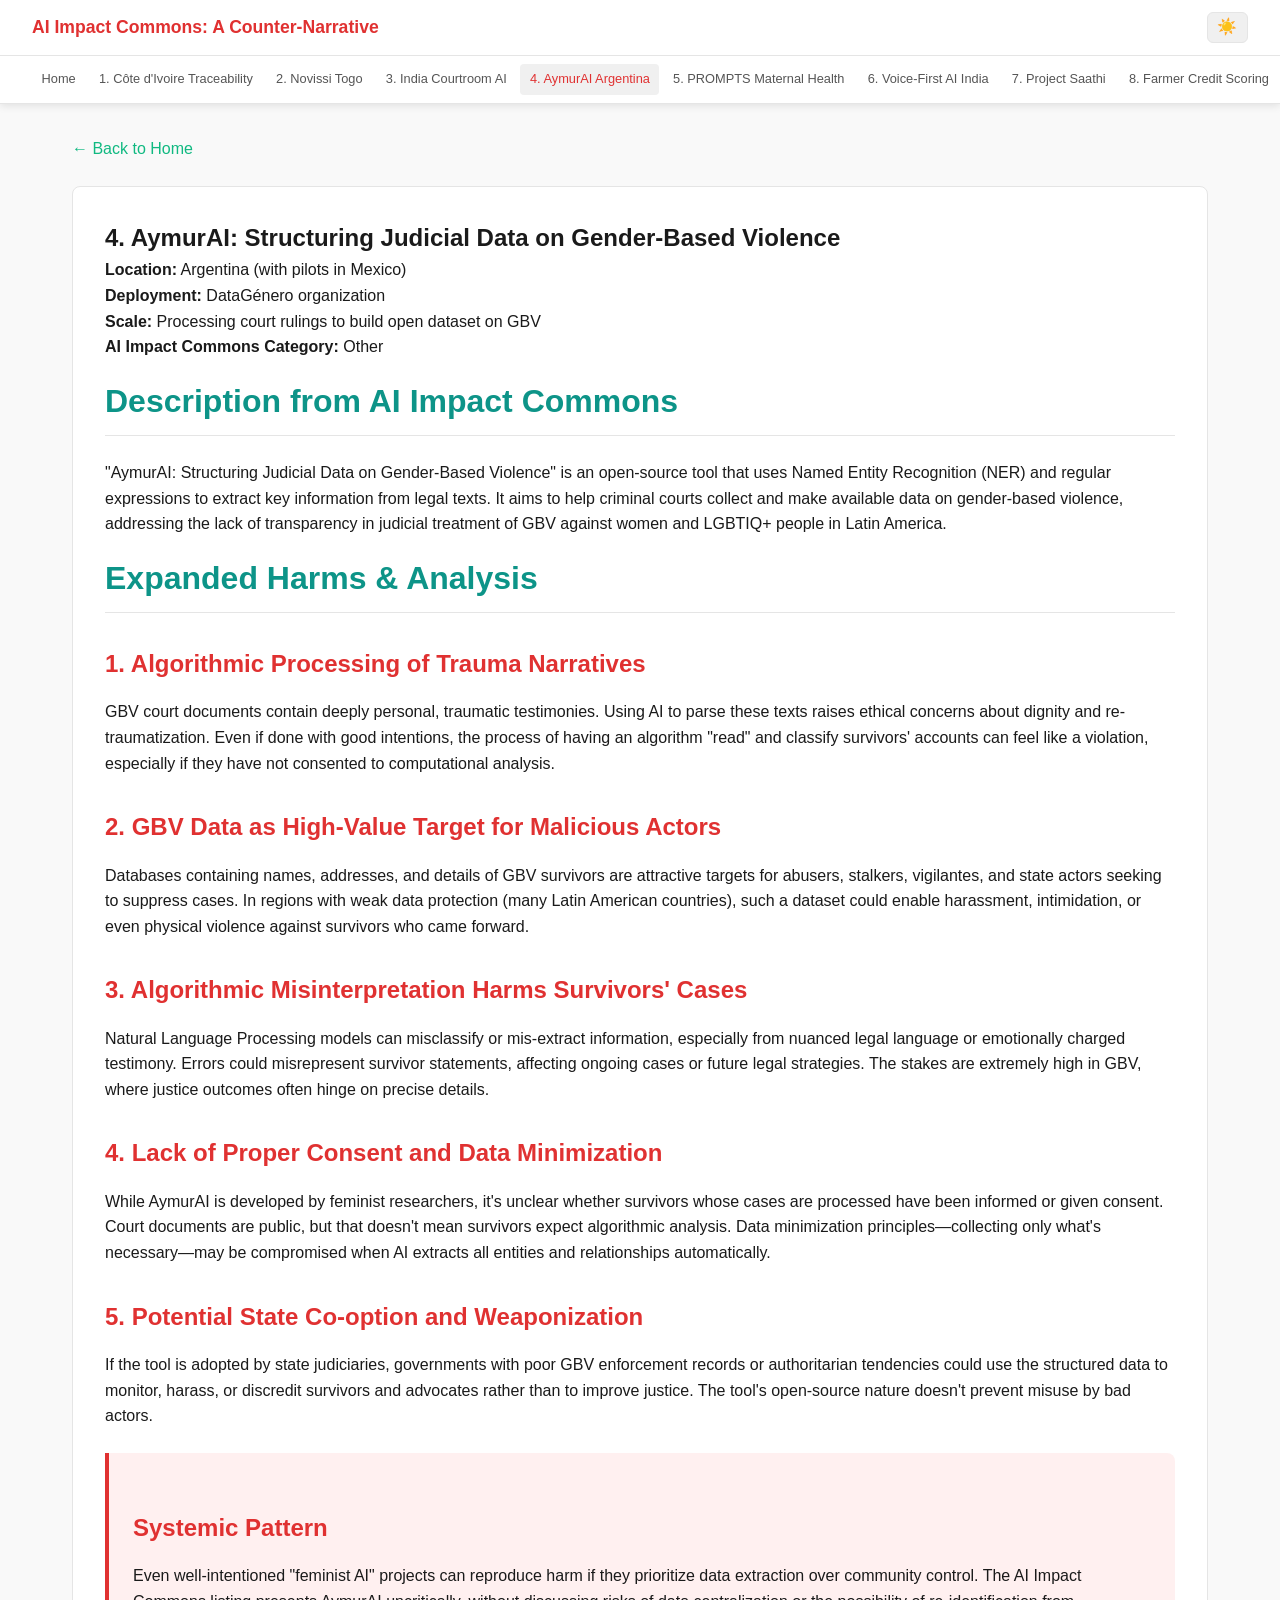
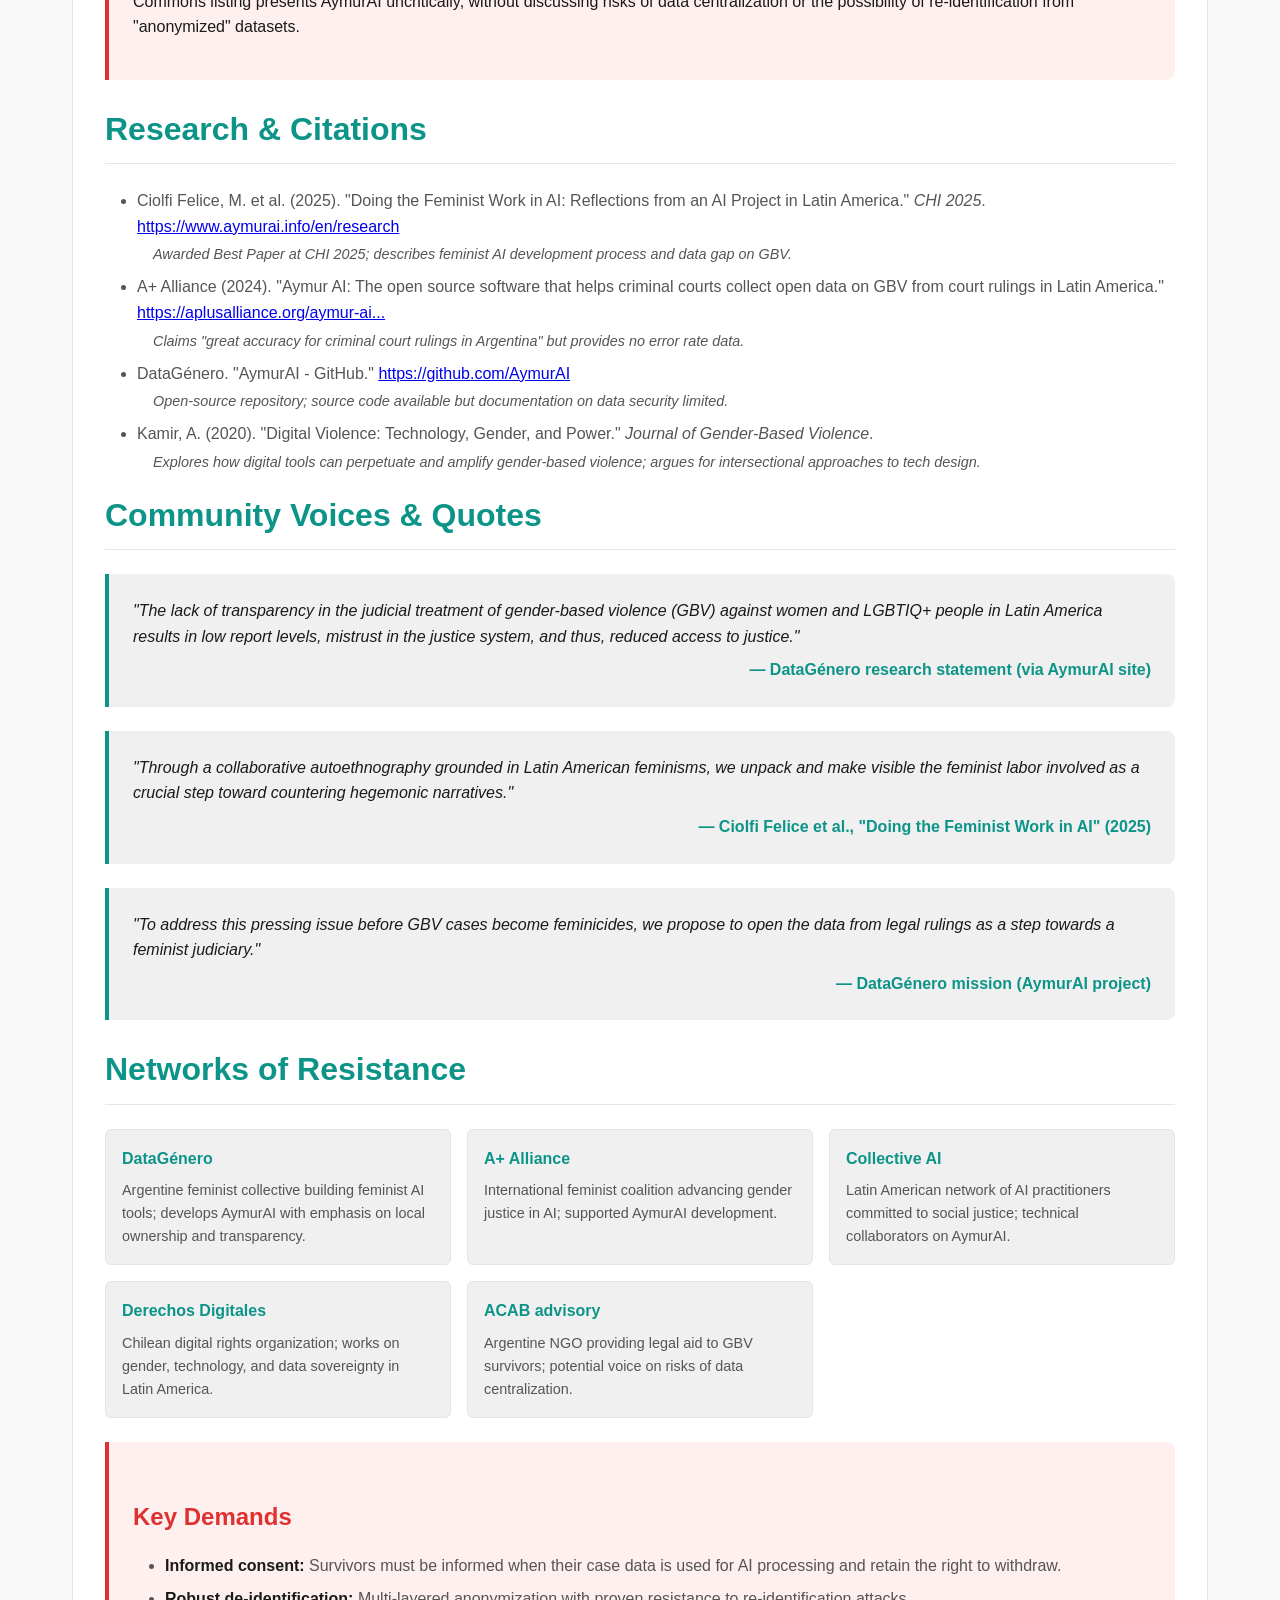
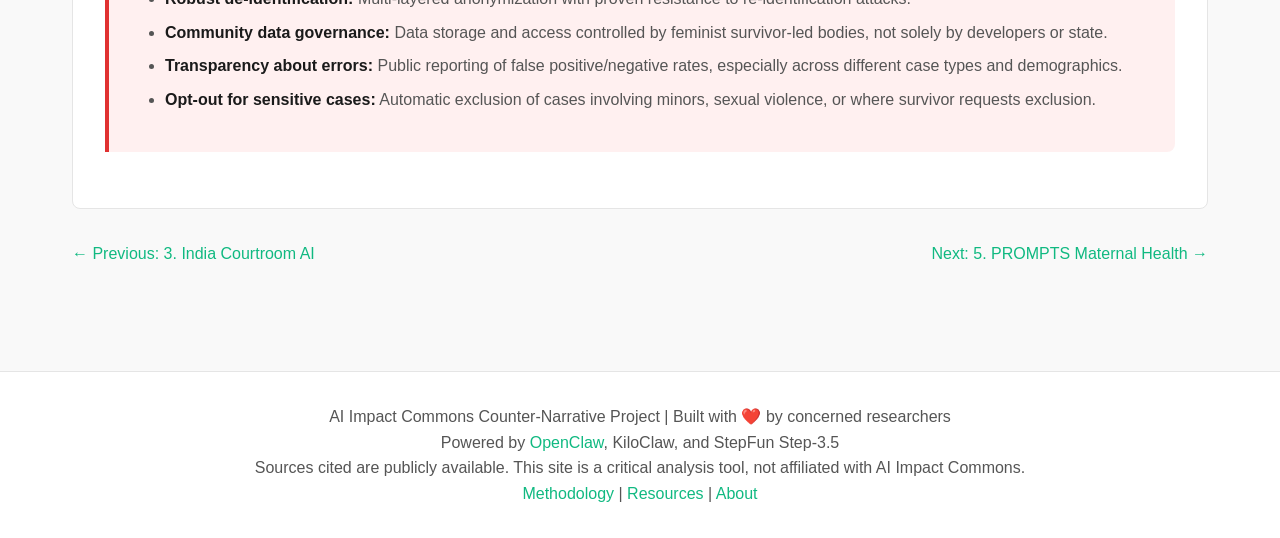
<file: pages/aymurai-argentina.html>
<!DOCTYPE html>
<html lang="en">
<head>
  <meta charset="UTF-8">
  <meta name="viewport" content="width=device-width, initial-scale=1.0">
  <title>Use Case 4: AymurAI Argentina - AI Impact Commons Counter-Narrative</title>
  <link rel="stylesheet" href="../css/style.css">
</head>
<body>
  <header class="site-header">
  <div class="header-inner">
    <h1><a href="../index.html">AI Impact Commons: A Counter-Narrative</a></h1>
    <button id="theme-toggle" aria-label="Toggle dark/light mode">◐</button>
  </div>
  <div class="nav-container">
    <nav aria-label="Main navigation">
      <a href="../index.html">Home</a><a href="traceability-cote-ivoire.html">1. Côte d'Ivoire Traceability</a><a href="novissi-togo.html">2. Novissi Togo</a><a href="courtroom-transcription-india.html">3. India Courtroom AI</a><a href="aymurai-argentina.html" class="active">4. AymurAI Argentina</a><a href="prompts-maternal-health.html">5. PROMPTS Maternal Health</a><a href="voice-infrastructure-india.html">6. Voice-First AI India</a><a href="project-saathi-india.html">7. Project Saathi</a><a href="farmer-credit-scoring.html">8. Farmer Credit Scoring</a><a href="thermalytix-health-screening.html">9. Thermalytix Health Screening</a><a href="blue-dot-labour.html">10. Blue Dot Labour</a><a href="../about.html">About</a><a href="../methodology.html">Methodology</a><a href="../resources.html">Resources</a>
    </nav>
  </div>
</header>

  <main class="container">
    <a href="../index.html" class="back-link">← Back to Home</a>

    <article class="page-content">
      <h1>4. AymurAI: Structuring Judicial Data on Gender-Based Violence</h1>
      <p><strong>Location:</strong> Argentina (with pilots in Mexico)<br>
      <strong>Deployment:</strong> DataGénero organization<br>
      <strong>Scale:</strong> Processing court rulings to build open dataset on GBV<br>
      <strong>AI Impact Commons Category:</strong> Other</p>

      <h2>Description from AI Impact Commons</h2>
      <p>"AymurAI: Structuring Judicial Data on Gender-Based Violence" is an open-source tool that uses Named Entity Recognition (NER) and regular expressions to extract key information from legal texts. It aims to help criminal courts collect and make available data on gender-based violence, addressing the lack of transparency in judicial treatment of GBV against women and LGBTIQ+ people in Latin America.</p>

      <h2>Expanded Harms & Analysis</h2>

      <h3>1. Algorithmic Processing of Trauma Narratives</h3>
      <p>GBV court documents contain deeply personal, traumatic testimonies. Using AI to parse these texts raises ethical concerns about dignity and re-traumatization. Even if done with good intentions, the process of having an algorithm "read" and classify survivors' accounts can feel like a violation, especially if they have not consented to computational analysis.</p>

      <h3>2. GBV Data as High-Value Target for Malicious Actors</h3>
      <p>Databases containing names, addresses, and details of GBV survivors are attractive targets for abusers, stalkers, vigilantes, and state actors seeking to suppress cases. In regions with weak data protection (many Latin American countries), such a dataset could enable harassment, intimidation, or even physical violence against survivors who came forward.</p>

      <h3>3. Algorithmic Misinterpretation Harms Survivors' Cases</h3>
      <p>Natural Language Processing models can misclassify or mis-extract information, especially from nuanced legal language or emotionally charged testimony. Errors could misrepresent survivor statements, affecting ongoing cases or future legal strategies. The stakes are extremely high in GBV, where justice outcomes often hinge on precise details.</p>

      <h3>4. Lack of Proper Consent and Data Minimization</h3>
      <p>While AymurAI is developed by feminist researchers, it's unclear whether survivors whose cases are processed have been informed or given consent. Court documents are public, but that doesn't mean survivors expect algorithmic analysis. Data minimization principles—collecting only what's necessary—may be compromised when AI extracts all entities and relationships automatically.</p>

      <h3>5. Potential State Co-option and Weaponization</h3>
      <p>If the tool is adopted by state judiciaries, governments with poor GBV enforcement records or authoritarian tendencies could use the structured data to monitor, harass, or discredit survivors and advocates rather than to improve justice. The tool's open-source nature doesn't prevent misuse by bad actors.</p>

      <div class="warning-box">
        <h3>Systemic Pattern</h3>
        <p>Even well-intentioned "feminist AI" projects can reproduce harm if they prioritize data extraction over community control. The AI Impact Commons listing presents AymurAI uncritically, without discussing risks of data centralization or the possibility of re-identification from "anonymized" datasets.</p>
      </div>

      <h2>Research & Citations</h2>
      <ul>
        <li>Ciolfi Felice, M. et al. (2025). "Doing the Feminist Work in AI: Reflections from an AI Project in Latin America." <em>CHI 2025</em>. <a href="https://www.aymurai.info/en/research" target="_blank">https://www.aymurai.info/en/research</a> <span class="citation">Awarded Best Paper at CHI 2025; describes feminist AI development process and data gap on GBV.</span></li>
        <li>A+ Alliance (2024). "Aymur AI: The open source software that helps criminal courts collect open data on GBV from court rulings in Latin America." <a href="https://aplusalliance.org/aymur-ai-the-open-source-software-that-helps-criminal-courts-collect-open-data-on-gbv-from-court-rulings-in-latin-america/" target="_blank">https://aplusalliance.org/aymur-ai...</a> <span class="citation">Claims "great accuracy for criminal court rulings in Argentina" but provides no error rate data.</span></li>
        <li>DataGénero. "AymurAI - GitHub." <a href="https://github.com/AymurAI" target="_blank">https://github.com/AymurAI</a> <span class="citation">Open-source repository; source code available but documentation on data security limited.</span></li>
        <li>Kamir, A. (2020). "Digital Violence: Technology, Gender, and Power." <em>Journal of Gender-Based Violence</em>. <span class="citation">Explores how digital tools can perpetuate and amplify gender-based violence; argues for intersectional approaches to tech design.</span></li>
      </ul>

      <h2>Community Voices & Quotes</h2>
      <blockquote class="quote">
        "The lack of transparency in the judicial treatment of gender-based violence (GBV) against women and LGBTIQ+ people in Latin America results in low report levels, mistrust in the justice system, and thus, reduced access to justice."
        <div class="quote-author">— DataGénero research statement (via AymurAI site)</div>
      </blockquote>

      <blockquote class="quote">
        "Through a collaborative autoethnography grounded in Latin American feminisms, we unpack and make visible the feminist labor involved as a crucial step toward countering hegemonic narratives."
        <div class="quote-author">— Ciolfi Felice et al., "Doing the Feminist Work in AI" (2025)</div>
      </blockquote>

      <blockquote class="quote">
        "To address this pressing issue before GBV cases become feminicides, we propose to open the data from legal rulings as a step towards a feminist judiciary."
        <div class="quote-author">— DataGénero mission (AymurAI project)</div>
      </blockquote>

      <h2>Networks of Resistance</h2>
      <div class="org-list">
        <div class="org-card">
          <h4>DataGénero</h4>
          <p>Argentine feminist collective building feminist AI tools; develops AymurAI with emphasis on local ownership and transparency.</p>
        </div>
        <div class="org-card">
          <h4>A+ Alliance</h4>
          <p>International feminist coalition advancing gender justice in AI; supported AymurAI development.</p>
        </div>
        <div class="org-card">
          <h4>Collective AI</h4>
          <p>Latin American network of AI practitioners committed to social justice; technical collaborators on AymurAI.</p>
        </div>
        <div class="org-card">
          <h4>Derechos Digitales</h4>
          <p>Chilean digital rights organization; works on gender, technology, and data sovereignty in Latin America.</p>
        </div>
        <div class="org-card">
          <h4>ACAB advisory</h4>
          <p>Argentine NGO providing legal aid to GBV survivors; potential voice on risks of data centralization.</p>
        </div>
      </div>

      <div class="warning-box">
        <h3>Key Demands</h3>
        <ul>
          <li><strong>Informed consent:</strong> Survivors must be informed when their case data is used for AI processing and retain the right to withdraw.</li>
          <li><strong>Robust de-identification:</strong> Multi-layered anonymization with proven resistance to re-identification attacks.</li>
          <li><strong>Community data governance:</strong> Data storage and access controlled by feminist survivor-led bodies, not solely by developers or state.</li>
          <li><strong>Transparency about errors:</strong> Public reporting of false positive/negative rates, especially across different case types and demographics.</li>
          <li><strong>Opt-out for sensitive cases:</strong> Automatic exclusion of cases involving minors, sexual violence, or where survivor requests exclusion.</li>
        </ul>
      </div>
    </article>

    <nav style="margin-top: 2rem; display: flex; justify-content: space-between;">
      <a href="courtroom-transcription-india.html" class="back-link">← Previous: 3. India Courtroom AI</a>
      <a href="prompts-maternal-health.html" class="back-link">Next: 5. PROMPTS Maternal Health →</a>
    </nav>
  </main>

  <footer class="site-footer">
    <p>AI Impact Commons Counter-Narrative Project | Built with ❤️ by concerned researchers</p>
    <p>Powered by <a href="https://openclaw.ai" target="_blank">OpenClaw</a>, KiloClaw, and StepFun Step-3.5</p>
    <p>Sources cited are publicly available. This site is a critical analysis tool, not affiliated with AI Impact Commons.</p>
    <p><a href="../methodology.html">Methodology</a> | <a href="../resources.html">Resources</a> | <a href="../about.html">About</a></p>
  </footer>

  <script src="../js/script.js"></script>
</body>
</html>
</file>
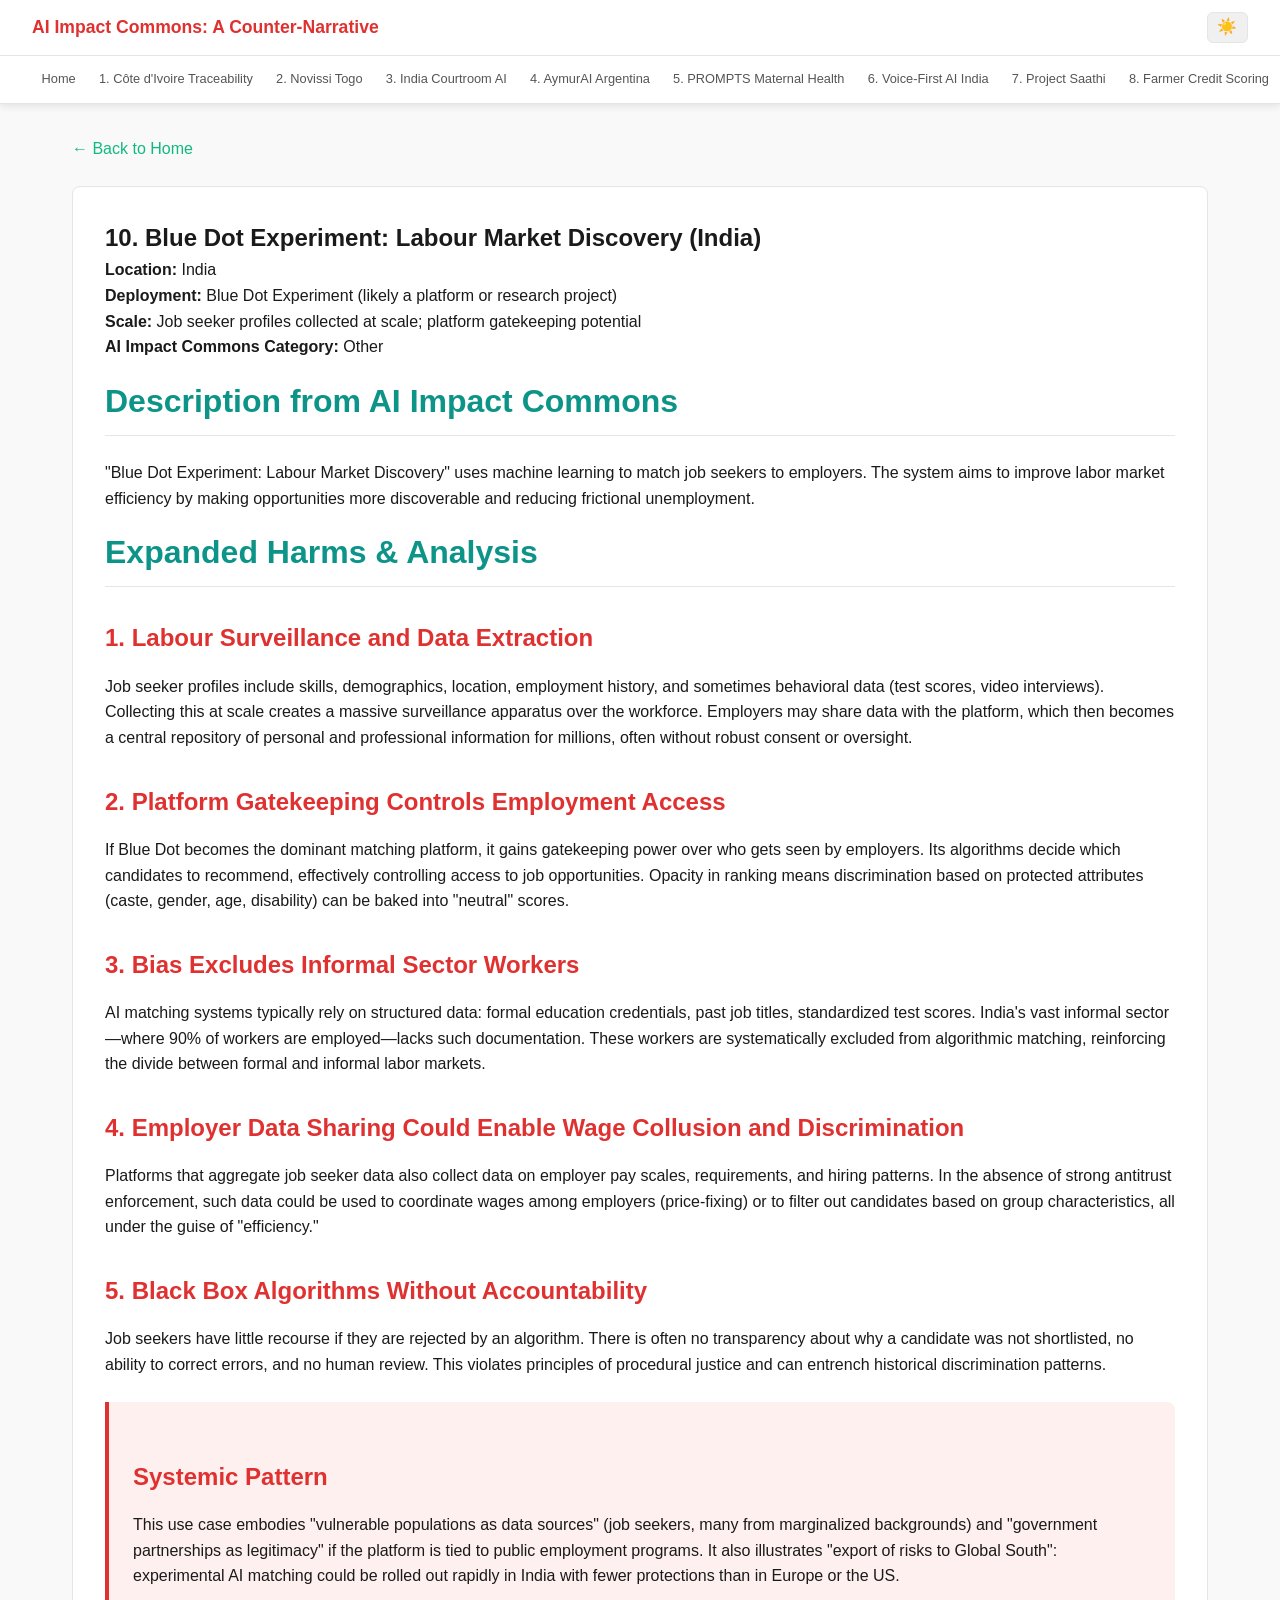
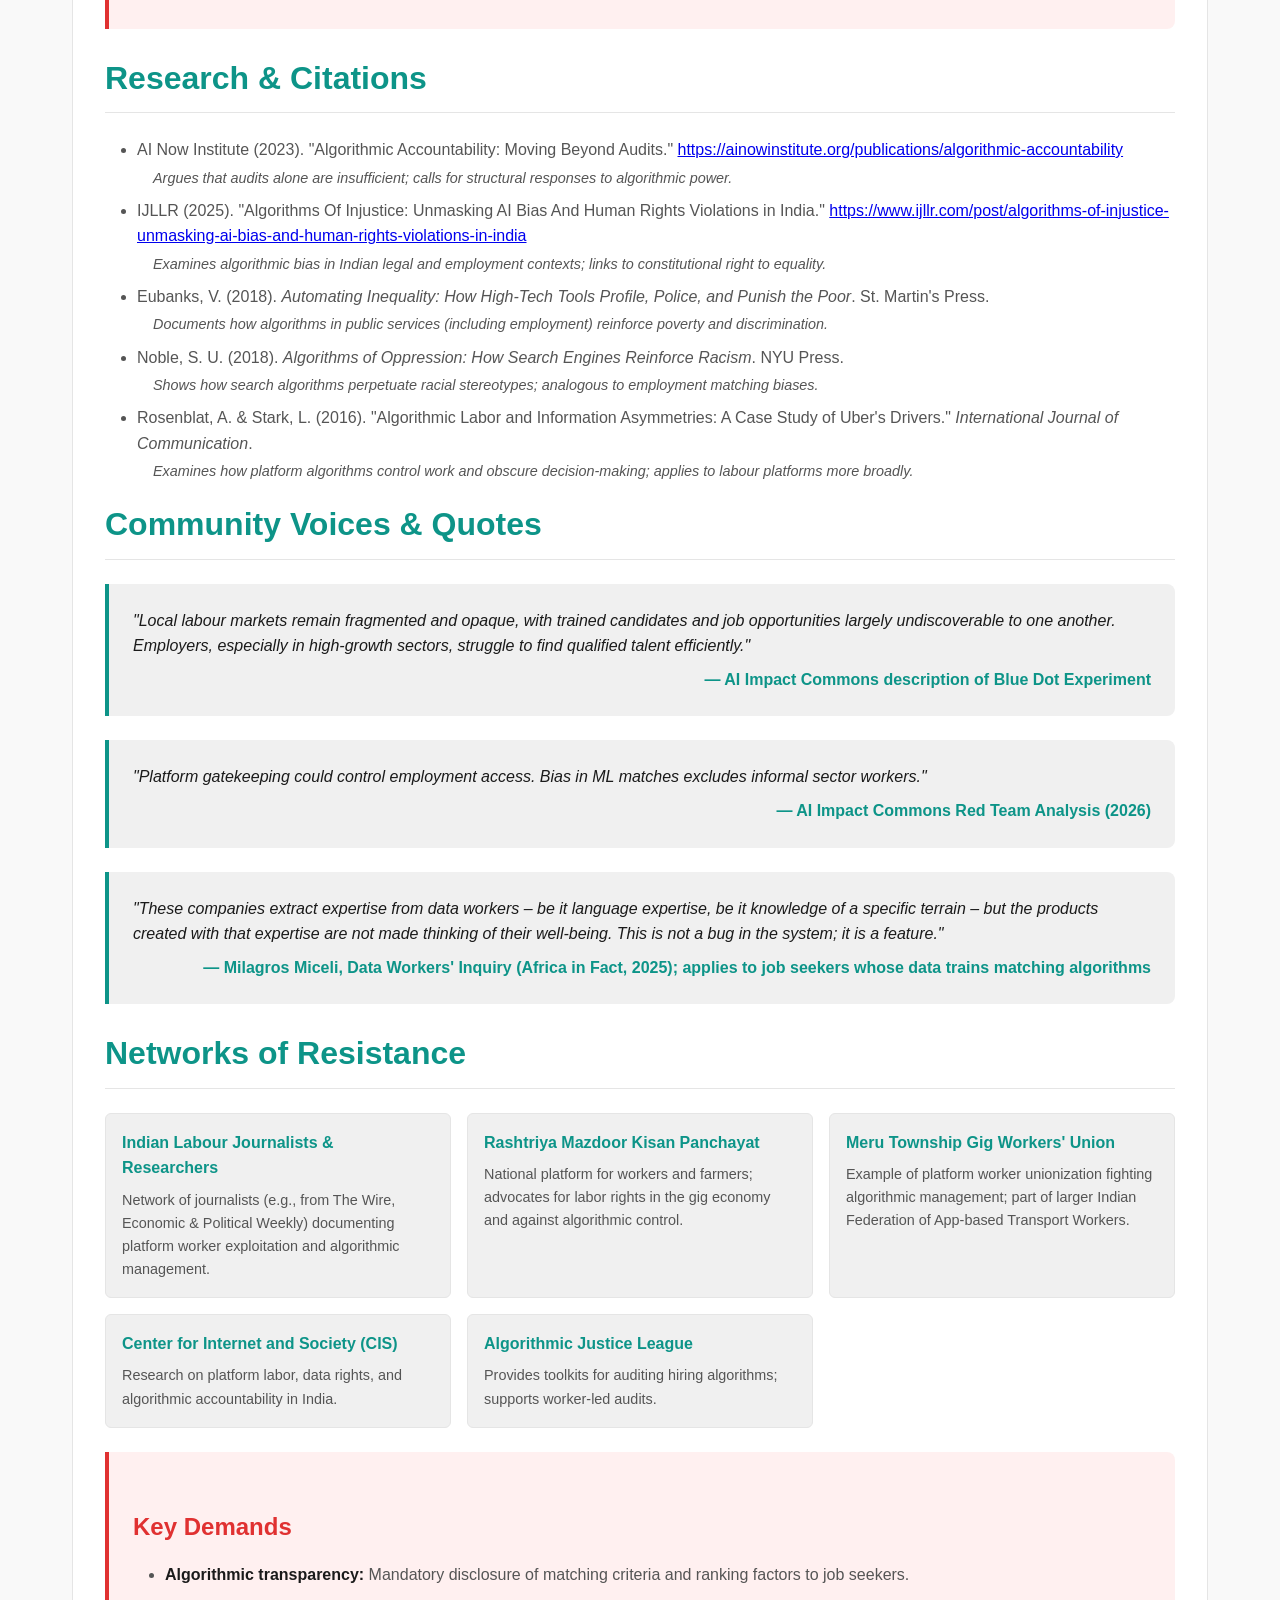
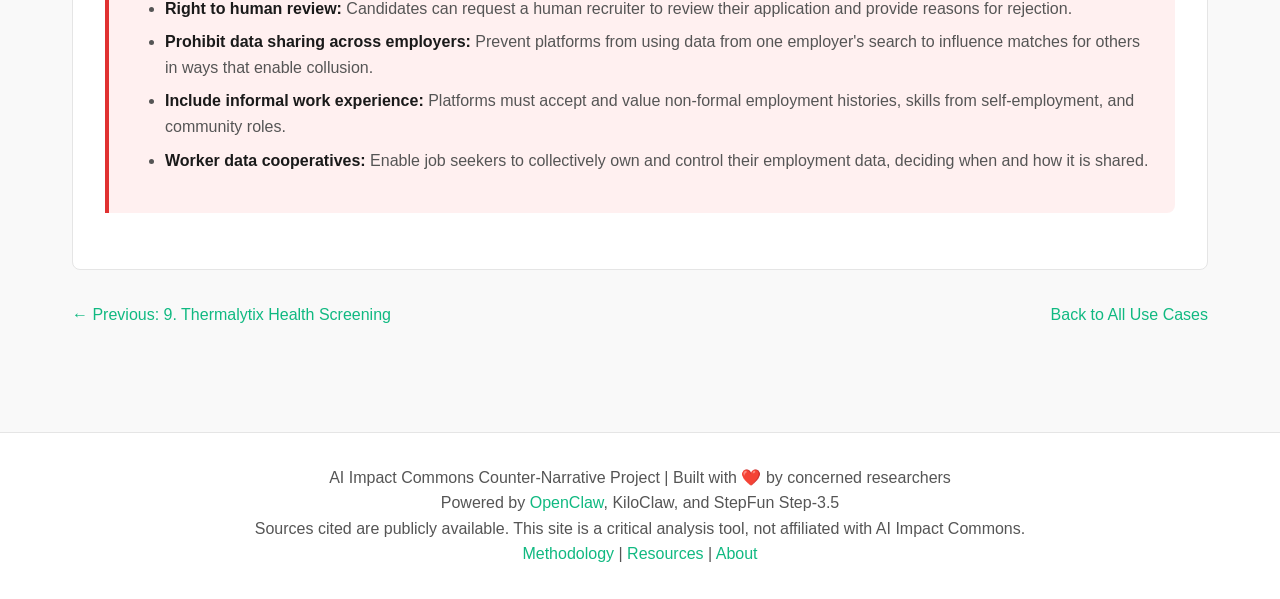
<file: pages/blue-dot-labour.html>
<!DOCTYPE html>
<html lang="en">
<head>
  <meta charset="UTF-8">
  <meta name="viewport" content="width=device-width, initial-scale=1.0">
  <title>Use Case 10: Blue Dot Labour - AI Impact Commons Counter-Narrative</title>
  <link rel="stylesheet" href="../css/style.css">
</head>
<body>
  <header class="site-header">
  <div class="header-inner">
    <h1><a href="../index.html">AI Impact Commons: A Counter-Narrative</a></h1>
    <button id="theme-toggle" aria-label="Toggle dark/light mode">◐</button>
  </div>
  <div class="nav-container">
    <nav aria-label="Main navigation">
      <a href="../index.html">Home</a><a href="traceability-cote-ivoire.html">1. Côte d'Ivoire Traceability</a><a href="novissi-togo.html">2. Novissi Togo</a><a href="courtroom-transcription-india.html">3. India Courtroom AI</a><a href="aymurai-argentina.html">4. AymurAI Argentina</a><a href="prompts-maternal-health.html">5. PROMPTS Maternal Health</a><a href="voice-infrastructure-india.html">6. Voice-First AI India</a><a href="project-saathi-india.html">7. Project Saathi</a><a href="farmer-credit-scoring.html">8. Farmer Credit Scoring</a><a href="thermalytix-health-screening.html">9. Thermalytix Health Screening</a><a href="blue-dot-labour.html" class="active">10. Blue Dot Labour</a><a href="../about.html">About</a><a href="../methodology.html">Methodology</a><a href="../resources.html">Resources</a>
    </nav>
  </div>
</header>

  <main class="container">
    <a href="../index.html" class="back-link">← Back to Home</a>

    <article class="page-content">
      <h1>10. Blue Dot Experiment: Labour Market Discovery (India)</h1>
      <p><strong>Location:</strong> India<br>
      <strong>Deployment:</strong> Blue Dot Experiment (likely a platform or research project)<br>
      <strong>Scale:</strong> Job seeker profiles collected at scale; platform gatekeeping potential<br>
      <strong>AI Impact Commons Category:</strong> Other</p>

      <h2>Description from AI Impact Commons</h2>
      <p>"Blue Dot Experiment: Labour Market Discovery" uses machine learning to match job seekers to employers. The system aims to improve labor market efficiency by making opportunities more discoverable and reducing frictional unemployment.</p>

      <h2>Expanded Harms & Analysis</h2>

      <h3>1. Labour Surveillance and Data Extraction</h3>
      <p>Job seeker profiles include skills, demographics, location, employment history, and sometimes behavioral data (test scores, video interviews). Collecting this at scale creates a massive surveillance apparatus over the workforce. Employers may share data with the platform, which then becomes a central repository of personal and professional information for millions, often without robust consent or oversight.</p>

      <h3>2. Platform Gatekeeping Controls Employment Access</h3>
      <p>If Blue Dot becomes the dominant matching platform, it gains gatekeeping power over who gets seen by employers. Its algorithms decide which candidates to recommend, effectively controlling access to job opportunities. Opacity in ranking means discrimination based on protected attributes (caste, gender, age, disability) can be baked into "neutral" scores.</p>

      <h3>3. Bias Excludes Informal Sector Workers</h3>
      <p>AI matching systems typically rely on structured data: formal education credentials, past job titles, standardized test scores. India's vast informal sector—where 90% of workers are employed—lacks such documentation. These workers are systematically excluded from algorithmic matching, reinforcing the divide between formal and informal labor markets.</p>

      <h3>4. Employer Data Sharing Could Enable Wage Collusion and Discrimination</h3>
      <p>Platforms that aggregate job seeker data also collect data on employer pay scales, requirements, and hiring patterns. In the absence of strong antitrust enforcement, such data could be used to coordinate wages among employers (price-fixing) or to filter out candidates based on group characteristics, all under the guise of "efficiency."</p>

      <h3>5. Black Box Algorithms Without Accountability</h3>
      <p>Job seekers have little recourse if they are rejected by an algorithm. There is often no transparency about why a candidate was not shortlisted, no ability to correct errors, and no human review. This violates principles of procedural justice and can entrench historical discrimination patterns.</p>

      <div class="warning-box">
        <h3>Systemic Pattern</h3>
        <p>This use case embodies "vulnerable populations as data sources" (job seekers, many from marginalized backgrounds) and "government partnerships as legitimacy" if the platform is tied to public employment programs. It also illustrates "export of risks to Global South": experimental AI matching could be rolled out rapidly in India with fewer protections than in Europe or the US.</p>
      </div>

      <h2>Research & Citations</h2>
      <ul>
        <li>AI Now Institute (2023). "Algorithmic Accountability: Moving Beyond Audits." <a href="https://ainowinstitute.org/publications/algorithmic-accountability" target="_blank">https://ainowinstitute.org/publications/algorithmic-accountability</a> <span class="citation">Argues that audits alone are insufficient; calls for structural responses to algorithmic power.</span></li>
        <li>IJLLR (2025). "Algorithms Of Injustice: Unmasking AI Bias And Human Rights Violations in India." <a href="https://www.ijllr.com/post/algorithms-of-injustice-unmasking-ai-bias-and-human-rights-violations-in-india" target="_blank">https://www.ijllr.com/post/algorithms-of-injustice-unmasking-ai-bias-and-human-rights-violations-in-india</a> <span class="citation">Examines algorithmic bias in Indian legal and employment contexts; links to constitutional right to equality.</span></li>
        <li>Eubanks, V. (2018). <em>Automating Inequality: How High-Tech Tools Profile, Police, and Punish the Poor</em>. St. Martin's Press. <span class="citation">Documents how algorithms in public services (including employment) reinforce poverty and discrimination.</span></li>
        <li>Noble, S. U. (2018). <em>Algorithms of Oppression: How Search Engines Reinforce Racism</em>. NYU Press. <span class="citation">Shows how search algorithms perpetuate racial stereotypes; analogous to employment matching biases.</span></li>
        <li>Rosenblat, A. & Stark, L. (2016). "Algorithmic Labor and Information Asymmetries: A Case Study of Uber's Drivers." <em>International Journal of Communication</em>. <span class="citation">Examines how platform algorithms control work and obscure decision-making; applies to labour platforms more broadly.</span></li>
      </ul>

      <h2>Community Voices & Quotes</h2>
      <blockquote class="quote">
        "Local labour markets remain fragmented and opaque, with trained candidates and job opportunities largely undiscoverable to one another. Employers, especially in high-growth sectors, struggle to find qualified talent efficiently."
        <div class="quote-author">— AI Impact Commons description of Blue Dot Experiment</div>
      </blockquote>

      <blockquote class="quote">
        "Platform gatekeeping could control employment access. Bias in ML matches excludes informal sector workers."
        <div class="quote-author">— AI Impact Commons Red Team Analysis (2026)</div>
      </blockquote>

      <blockquote class="quote">
        "These companies extract expertise from data workers – be it language expertise, be it knowledge of a specific terrain – but the products created with that expertise are not made thinking of their well-being. This is not a bug in the system; it is a feature."
        <div class="quote-author">— Milagros Miceli, Data Workers' Inquiry (Africa in Fact, 2025); applies to job seekers whose data trains matching algorithms</div>
      </blockquote>

      <h2>Networks of Resistance</h2>
      <div class="org-list">
        <div class="org-card">
          <h4>Indian Labour Journalists & Researchers</h4>
          <p>Network of journalists (e.g., from The Wire, Economic & Political Weekly) documenting platform worker exploitation and algorithmic management.</p>
        </div>
        <div class="org-card">
          <h4>Rashtriya Mazdoor Kisan Panchayat</h4>
          <p>National platform for workers and farmers; advocates for labor rights in the gig economy and against algorithmic control.</p>
        </div>
        <div class="org-card">
          <h4>Meru Township Gig Workers' Union</h4>
          <p>Example of platform worker unionization fighting algorithmic management; part of larger Indian Federation of App-based Transport Workers.</p>
        </div>
        <div class="org-card">
          <h4>Center for Internet and Society (CIS)</h4>
          <p>Research on platform labor, data rights, and algorithmic accountability in India.</p>
        </div>
        <div class="org-card">
          <h4>Algorithmic Justice League</h4>
          <p>Provides toolkits for auditing hiring algorithms; supports worker-led audits.</p>
        </div>
      </div>

      <div class="warning-box">
        <h3>Key Demands</h3>
        <ul>
          <li><strong>Algorithmic transparency:</strong> Mandatory disclosure of matching criteria and ranking factors to job seekers.</li>
          <li><strong>Right to human review:</strong> Candidates can request a human recruiter to review their application and provide reasons for rejection.</li>
          <li><strong>Prohibit data sharing across employers:</strong> Prevent platforms from using data from one employer's search to influence matches for others in ways that enable collusion.</li>
          <li><strong>Include informal work experience:</strong> Platforms must accept and value non-formal employment histories, skills from self-employment, and community roles.</li>
          <li><strong>Worker data cooperatives:</strong> Enable job seekers to collectively own and control their employment data, deciding when and how it is shared.</li>
        </ul>
      </div>
    </article>

    <nav style="margin-top: 2rem; display: flex; justify-content: space-between;">
      <a href="thermalytix-health-screening.html" class="back-link">← Previous: 9. Thermalytix Health Screening</a>
      <a href="../index.html" class="back-link">Back to All Use Cases</a>
    </nav>
  </main>

  <footer class="site-footer">
    <p>AI Impact Commons Counter-Narrative Project | Built with ❤️ by concerned researchers</p>
    <p>Powered by <a href="https://openclaw.ai" target="_blank">OpenClaw</a>, KiloClaw, and StepFun Step-3.5</p>
    <p>Sources cited are publicly available. This site is a critical analysis tool, not affiliated with AI Impact Commons.</p>
    <p><a href="../methodology.html">Methodology</a> | <a href="../resources.html">Resources</a> | <a href="../about.html">About</a></p>
  </footer>

  <script src="../js/script.js"></script>
</body>
</html>
</file>
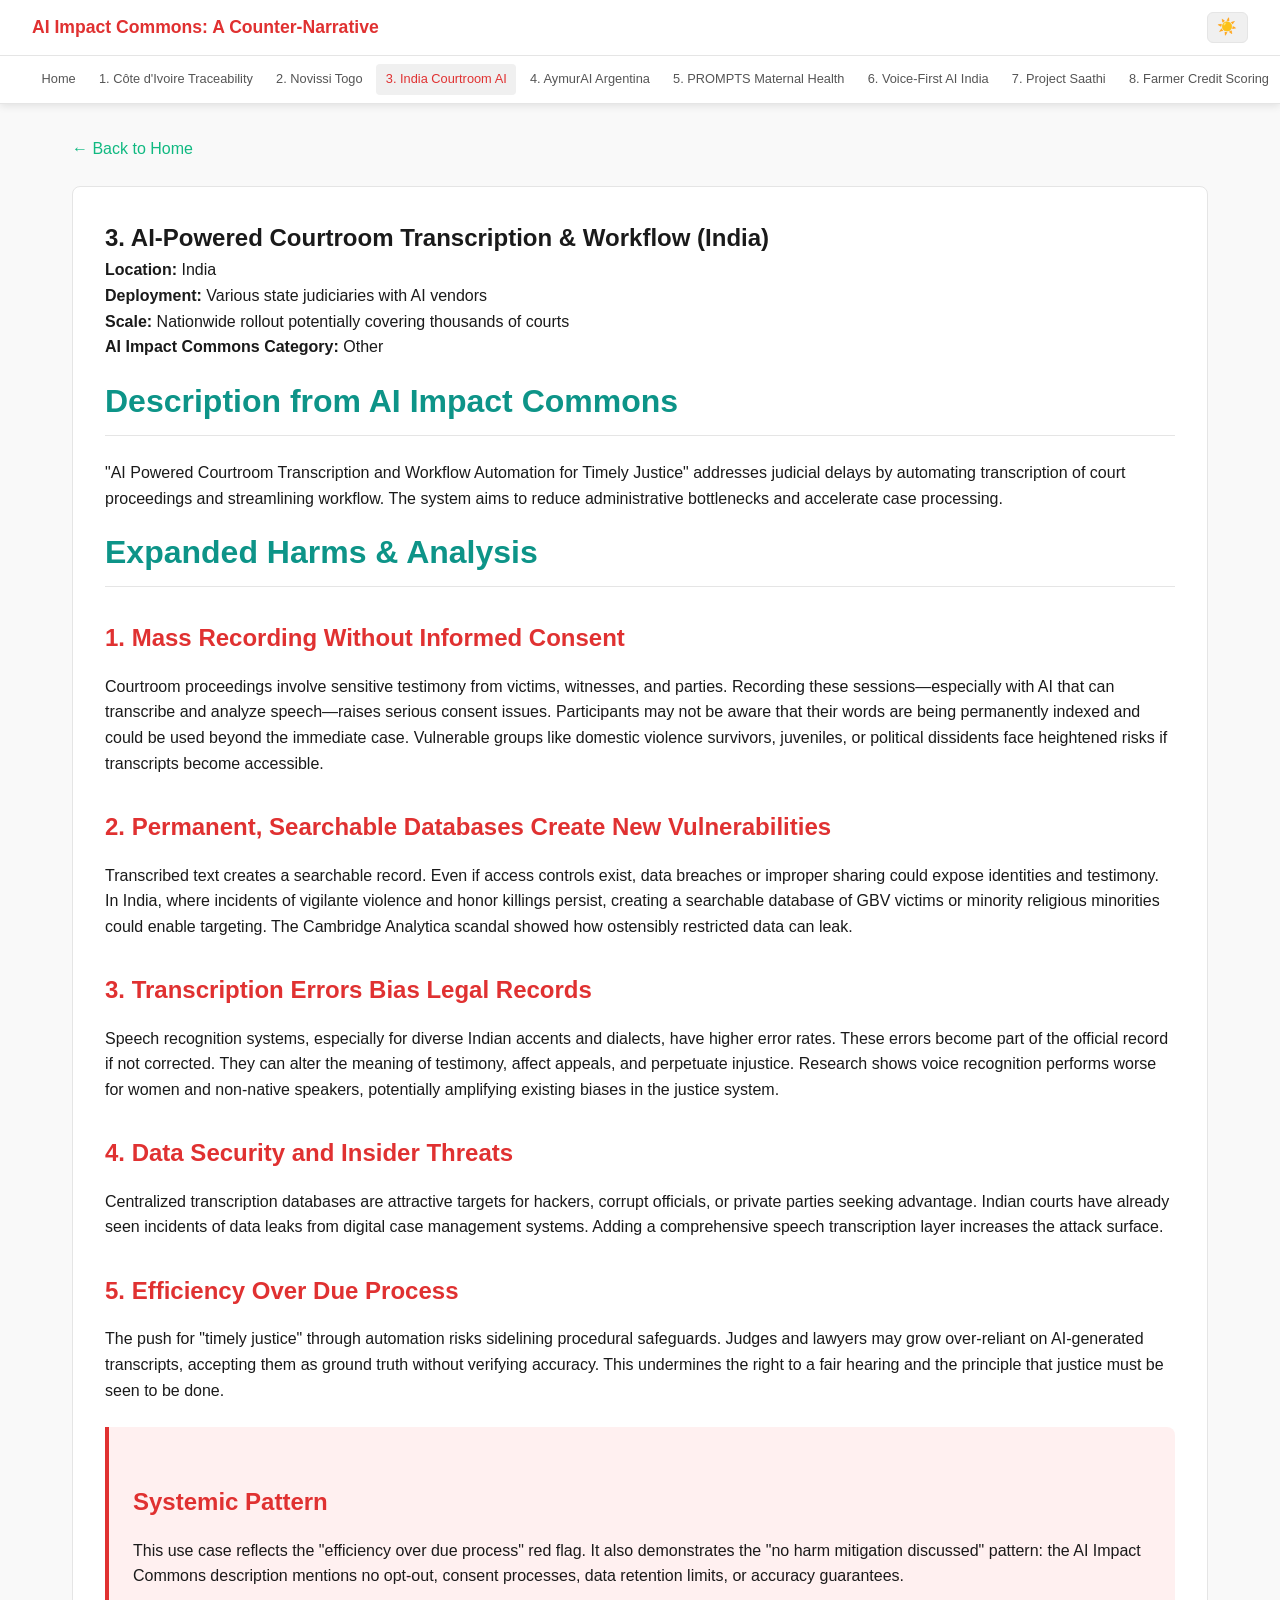
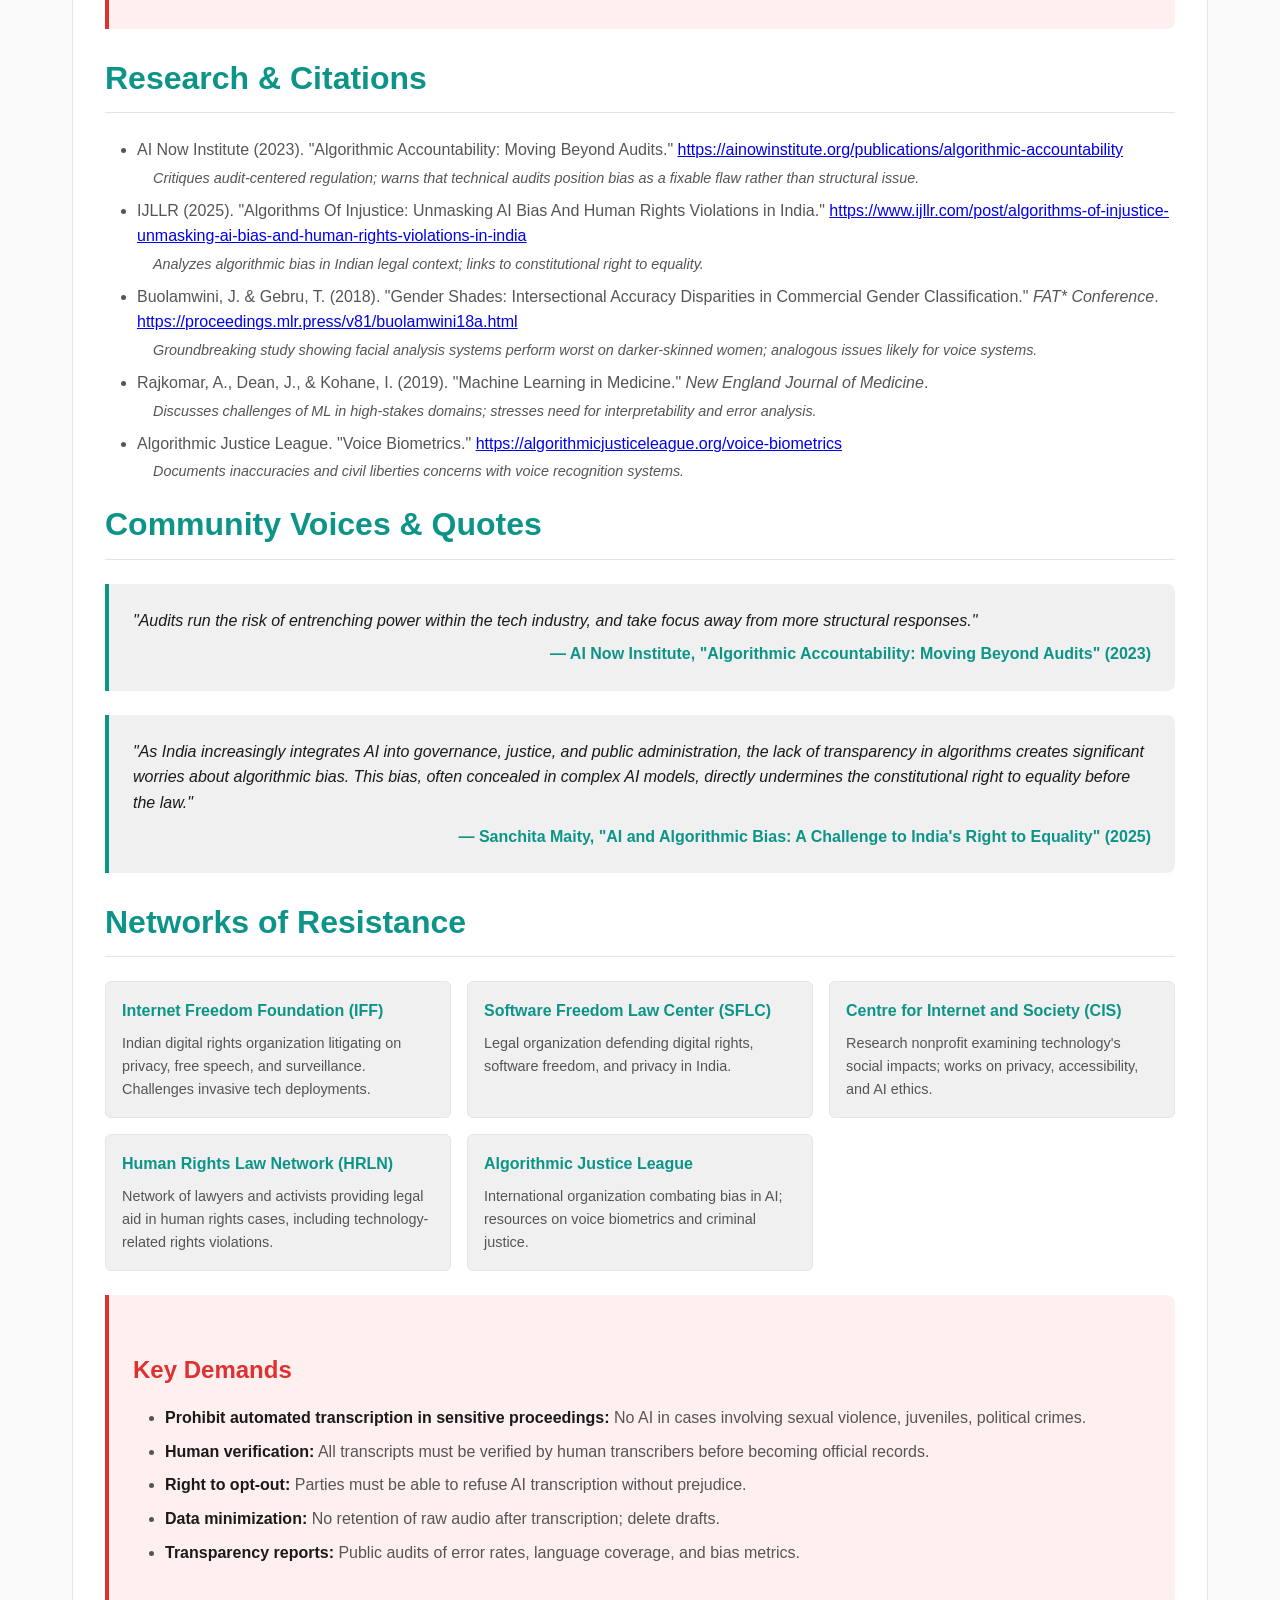
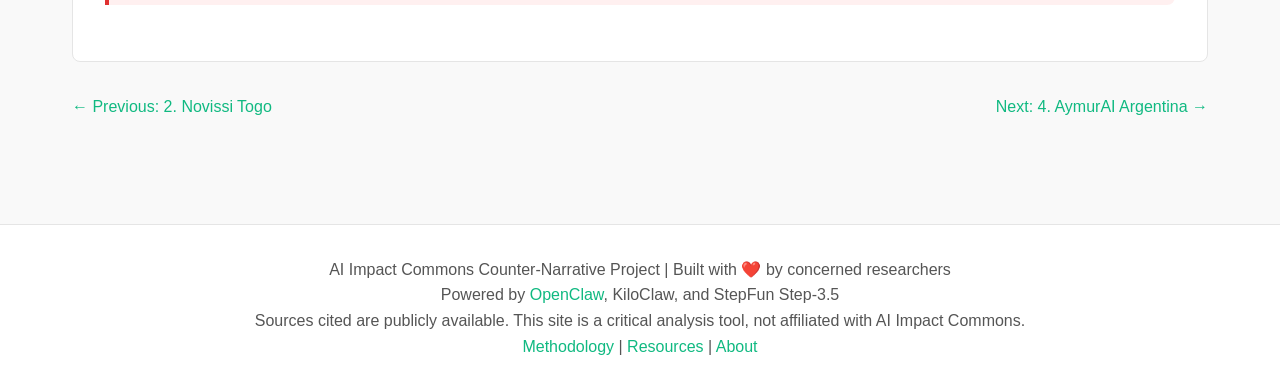
<file: pages/courtroom-transcription-india.html>
<!DOCTYPE html>
<html lang="en">
<head>
  <meta charset="UTF-8">
  <meta name="viewport" content="width=device-width, initial-scale=1.0">
  <title>Use Case 3: India Courtroom Transcription - AI Impact Commons Counter-Narrative</title>
  <link rel="stylesheet" href="../css/style.css">
</head>
<body>
  <header class="site-header">
  <div class="header-inner">
    <h1><a href="../index.html">AI Impact Commons: A Counter-Narrative</a></h1>
    <button id="theme-toggle" aria-label="Toggle dark/light mode">◐</button>
  </div>
  <div class="nav-container">
    <nav aria-label="Main navigation">
      <a href="../index.html">Home</a><a href="traceability-cote-ivoire.html">1. Côte d'Ivoire Traceability</a><a href="novissi-togo.html">2. Novissi Togo</a><a href="courtroom-transcription-india.html" class="active">3. India Courtroom AI</a><a href="aymurai-argentina.html">4. AymurAI Argentina</a><a href="prompts-maternal-health.html">5. PROMPTS Maternal Health</a><a href="voice-infrastructure-india.html">6. Voice-First AI India</a><a href="project-saathi-india.html">7. Project Saathi</a><a href="farmer-credit-scoring.html">8. Farmer Credit Scoring</a><a href="thermalytix-health-screening.html">9. Thermalytix Health Screening</a><a href="blue-dot-labour.html">10. Blue Dot Labour</a><a href="../about.html">About</a><a href="../methodology.html">Methodology</a><a href="../resources.html">Resources</a>
    </nav>
  </div>
</header>

  <main class="container">
    <a href="../index.html" class="back-link">← Back to Home</a>

    <article class="page-content">
      <h1>3. AI-Powered Courtroom Transcription & Workflow (India)</h1>
      <p><strong>Location:</strong> India<br>
      <strong>Deployment:</strong> Various state judiciaries with AI vendors<br>
      <strong>Scale:</strong> Nationwide rollout potentially covering thousands of courts<br>
      <strong>AI Impact Commons Category:</strong> Other</p>

      <h2>Description from AI Impact Commons</h2>
      <p>"AI Powered Courtroom Transcription and Workflow Automation for Timely Justice" addresses judicial delays by automating transcription of court proceedings and streamlining workflow. The system aims to reduce administrative bottlenecks and accelerate case processing.</p>

      <h2>Expanded Harms & Analysis</h2>

      <h3>1. Mass Recording Without Informed Consent</h3>
      <p>Courtroom proceedings involve sensitive testimony from victims, witnesses, and parties. Recording these sessions—especially with AI that can transcribe and analyze speech—raises serious consent issues. Participants may not be aware that their words are being permanently indexed and could be used beyond the immediate case. Vulnerable groups like domestic violence survivors, juveniles, or political dissidents face heightened risks if transcripts become accessible.</p>

      <h3>2. Permanent, Searchable Databases Create New Vulnerabilities</h3>
      <p>Transcribed text creates a searchable record. Even if access controls exist, data breaches or improper sharing could expose identities and testimony. In India, where incidents of vigilante violence and honor killings persist, creating a searchable database of GBV victims or minority religious minorities could enable targeting. The Cambridge Analytica scandal showed how ostensibly restricted data can leak.</p>

      <h3>3. Transcription Errors Bias Legal Records</h3>
      <p>Speech recognition systems, especially for diverse Indian accents and dialects, have higher error rates. These errors become part of the official record if not corrected. They can alter the meaning of testimony, affect appeals, and perpetuate injustice. Research shows voice recognition performs worse for women and non-native speakers, potentially amplifying existing biases in the justice system.</p>

      <h3>4. Data Security and Insider Threats</h3>
      <p>Centralized transcription databases are attractive targets for hackers, corrupt officials, or private parties seeking advantage. Indian courts have already seen incidents of data leaks from digital case management systems. Adding a comprehensive speech transcription layer increases the attack surface.</p>

      <h3>5. Efficiency Over Due Process</h3>
      <p>The push for "timely justice" through automation risks sidelining procedural safeguards. Judges and lawyers may grow over-reliant on AI-generated transcripts, accepting them as ground truth without verifying accuracy. This undermines the right to a fair hearing and the principle that justice must be seen to be done.</p>

      <div class="warning-box">
        <h3>Systemic Pattern</h3>
        <p>This use case reflects the "efficiency over due process" red flag. It also demonstrates the "no harm mitigation discussed" pattern: the AI Impact Commons description mentions no opt-out, consent processes, data retention limits, or accuracy guarantees.</p>
      </div>

      <h2>Research & Citations</h2>
      <ul>
        <li>AI Now Institute (2023). "Algorithmic Accountability: Moving Beyond Audits." <a href="https://ainowinstitute.org/publications/algorithmic-accountability" target="_blank">https://ainowinstitute.org/publications/algorithmic-accountability</a> <span class="citation">Critiques audit-centered regulation; warns that technical audits position bias as a fixable flaw rather than structural issue.</span></li>
        <li>IJLLR (2025). "Algorithms Of Injustice: Unmasking AI Bias And Human Rights Violations in India." <a href="https://www.ijllr.com/post/algorithms-of-injustice-unmasking-ai-bias-and-human-rights-violations-in-india" target="_blank">https://www.ijllr.com/post/algorithms-of-injustice-unmasking-ai-bias-and-human-rights-violations-in-india</a> <span class="citation">Analyzes algorithmic bias in Indian legal context; links to constitutional right to equality.</span></li>
        <li>Buolamwini, J. & Gebru, T. (2018). "Gender Shades: Intersectional Accuracy Disparities in Commercial Gender Classification." <em>FAT* Conference</em>. <a href="https://proceedings.mlr.press/v81/buolamwini18a.html" target="_blank">https://proceedings.mlr.press/v81/buolamwini18a.html</a> <span class="citation">Groundbreaking study showing facial analysis systems perform worst on darker-skinned women; analogous issues likely for voice systems.</span></li>
        <li>Rajkomar, A., Dean, J., & Kohane, I. (2019). "Machine Learning in Medicine." <em>New England Journal of Medicine</em>. <span class="citation">Discusses challenges of ML in high-stakes domains; stresses need for interpretability and error analysis.</span></li>
        <li>Algorithmic Justice League. "Voice Biometrics." <a href="https://algorithmicjusticeleague.org/voice-biometrics/" target="_blank">https://algorithmicjusticeleague.org/voice-biometrics</a> <span class="citation">Documents inaccuracies and civil liberties concerns with voice recognition systems.</span></li>
      </ul>

      <h2>Community Voices & Quotes</h2>
      <blockquote class="quote">
        "Audits run the risk of entrenching power within the tech industry, and take focus away from more structural responses."
        <div class="quote-author">— AI Now Institute, "Algorithmic Accountability: Moving Beyond Audits" (2023)</div>
      </blockquote>

      <blockquote class="quote">
        "As India increasingly integrates AI into governance, justice, and public administration, the lack of transparency in algorithms creates significant worries about algorithmic bias. This bias, often concealed in complex AI models, directly undermines the constitutional right to equality before the law."
        <div class="quote-author">— Sanchita Maity, "AI and Algorithmic Bias: A Challenge to India's Right to Equality" (2025)</div>
      </blockquote>

      <h2>Networks of Resistance</h2>
      <div class="org-list">
        <div class="org-card">
          <h4>Internet Freedom Foundation (IFF)</h4>
          <p>Indian digital rights organization litigating on privacy, free speech, and surveillance. Challenges invasive tech deployments.</p>
        </div>
        <div class="org-card">
          <h4>Software Freedom Law Center (SFLC)</h4>
          <p>Legal organization defending digital rights, software freedom, and privacy in India.</p>
        </div>
        <div class="org-card">
          <h4>Centre for Internet and Society (CIS)</h4>
          <p>Research nonprofit examining technology's social impacts; works on privacy, accessibility, and AI ethics.</p>
        </div>
        <div class="org-card">
          <h4>Human Rights Law Network (HRLN)</h4>
          <p>Network of lawyers and activists providing legal aid in human rights cases, including technology-related rights violations.</p>
        </div>
        <div class="org-card">
          <h4>Algorithmic Justice League</h4>
          <p>International organization combating bias in AI; resources on voice biometrics and criminal justice.</p>
        </div>
      </div>

      <div class="warning-box">
        <h3>Key Demands</h3>
        <ul>
          <li><strong>Prohibit automated transcription in sensitive proceedings:</strong> No AI in cases involving sexual violence, juveniles, political crimes.</li>
          <li><strong>Human verification:</strong> All transcripts must be verified by human transcribers before becoming official records.</li>
          <li><strong>Right to opt-out:</strong> Parties must be able to refuse AI transcription without prejudice.</li>
          <li><strong>Data minimization:</strong> No retention of raw audio after transcription; delete drafts.</li>
          <li><strong>Transparency reports:</strong> Public audits of error rates, language coverage, and bias metrics.</li>
        </ul>
      </div>
    </article>

    <nav style="margin-top: 2rem; display: flex; justify-content: space-between;">
      <a href="novissi-togo.html" class="back-link">← Previous: 2. Novissi Togo</a>
      <a href="aymurai-argentina.html" class="back-link">Next: 4. AymurAI Argentina →</a>
    </nav>
  </main>

  <footer class="site-footer">
    <p>AI Impact Commons Counter-Narrative Project | Built with ❤️ by concerned researchers</p>
    <p>Powered by <a href="https://openclaw.ai" target="_blank">OpenClaw</a>, KiloClaw, and StepFun Step-3.5</p>
    <p>Sources cited are publicly available. This site is a critical analysis tool, not affiliated with AI Impact Commons.</p>
    <p><a href="../methodology.html">Methodology</a> | <a href="../resources.html">Resources</a> | <a href="../about.html">About</a></p>
  </footer>

  <script src="../js/script.js"></script>
</body>
</html>
</file>
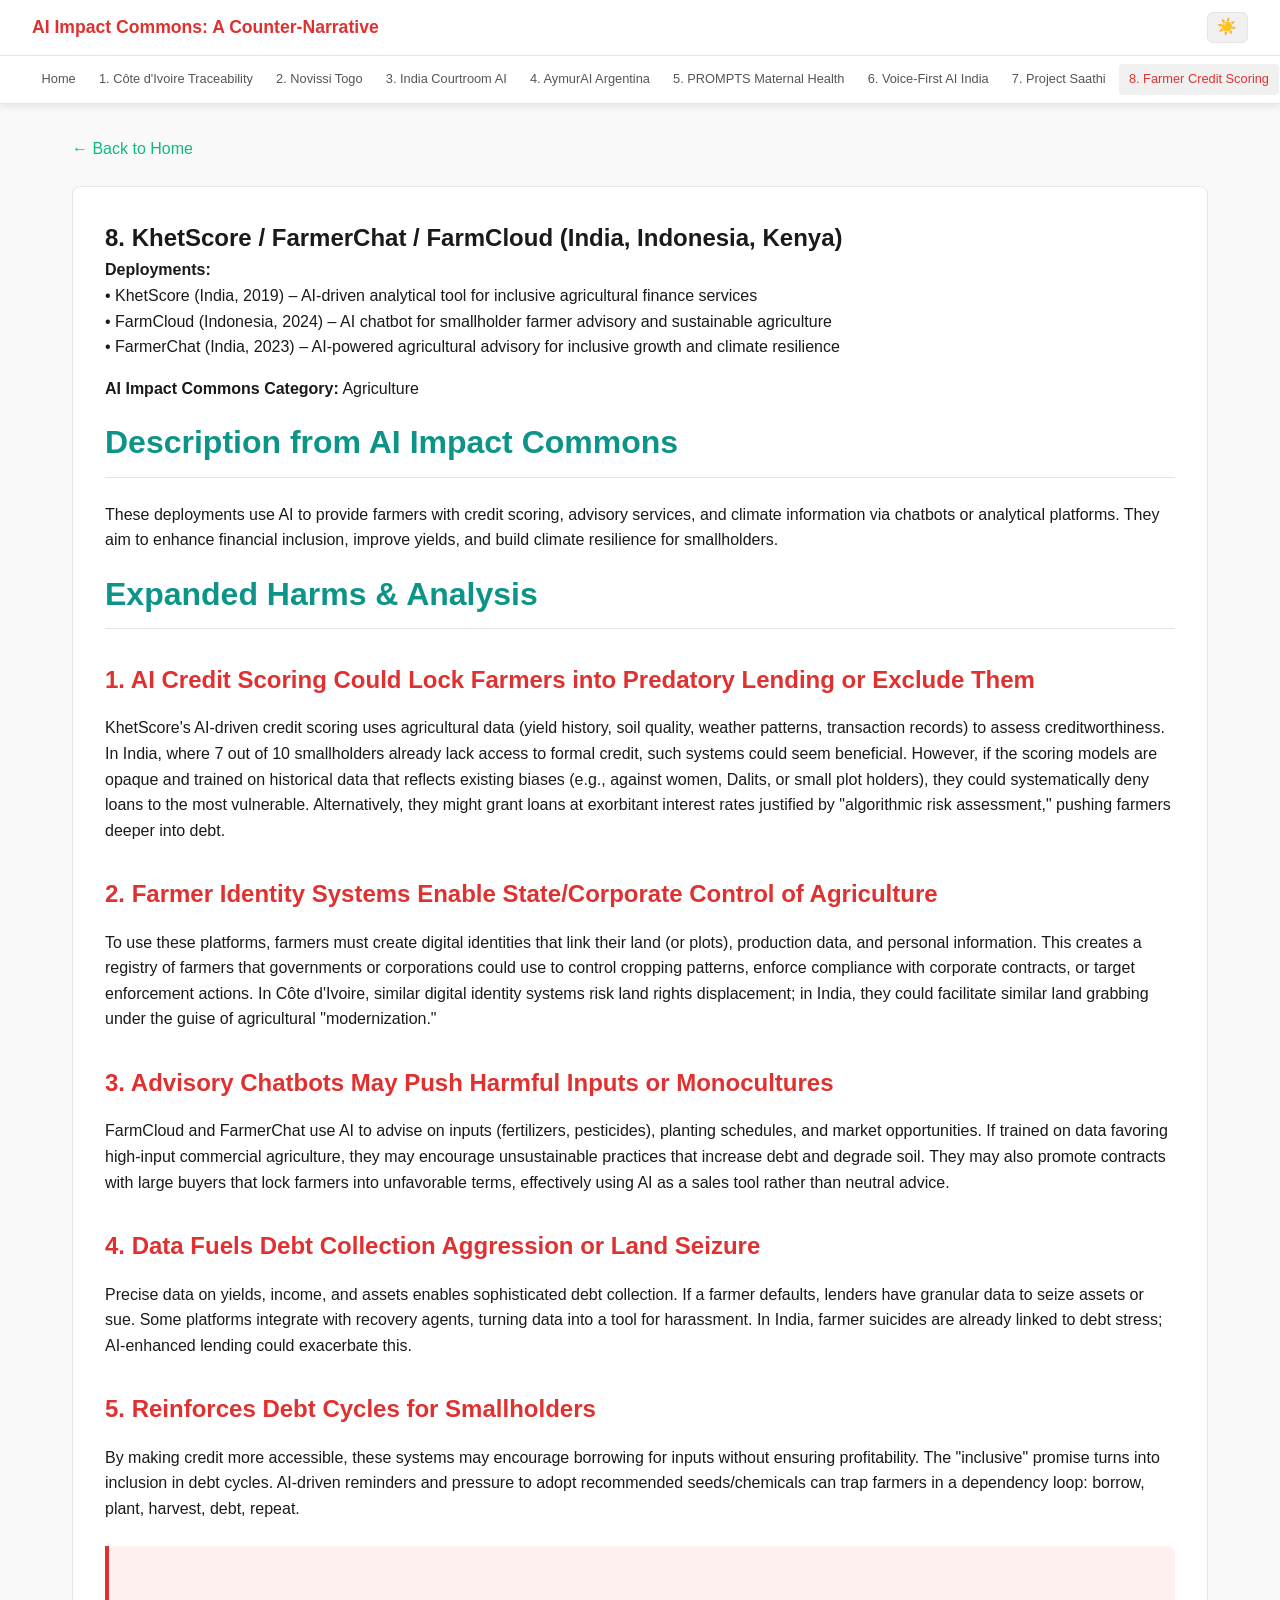
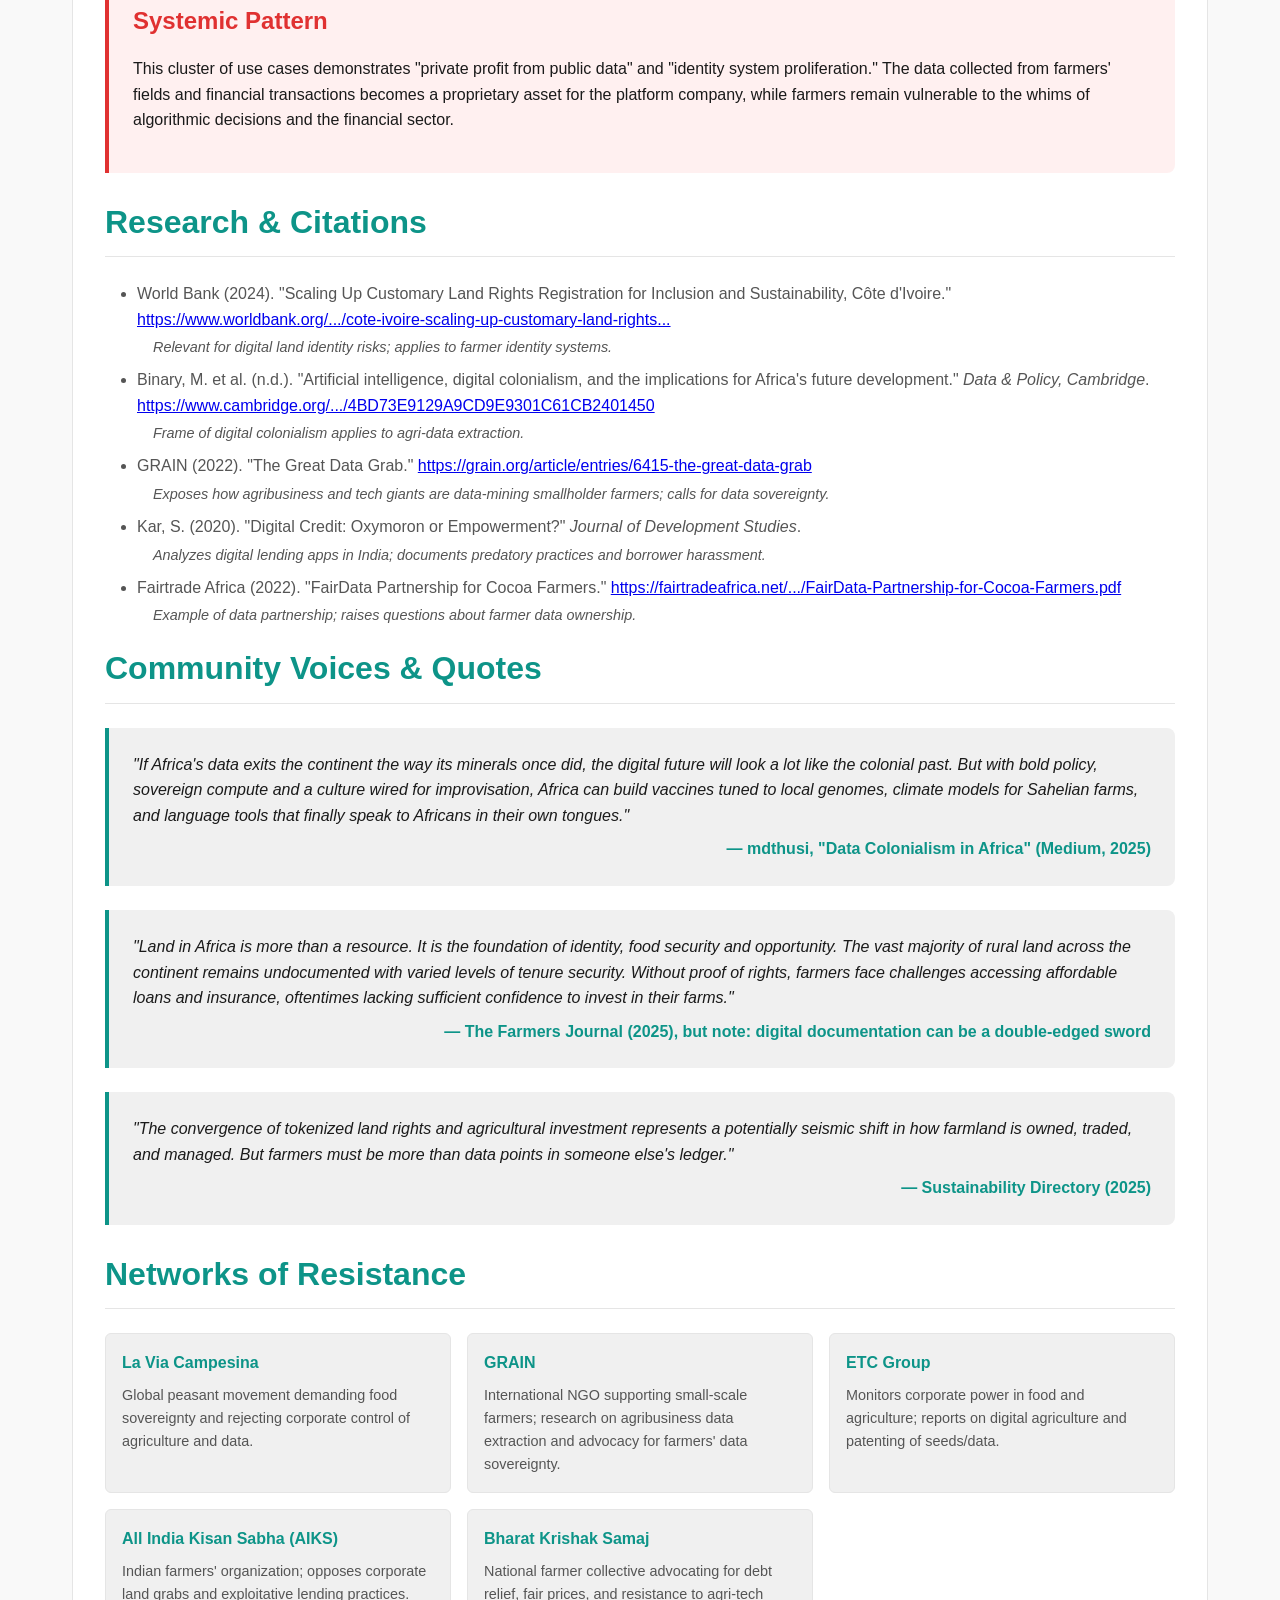
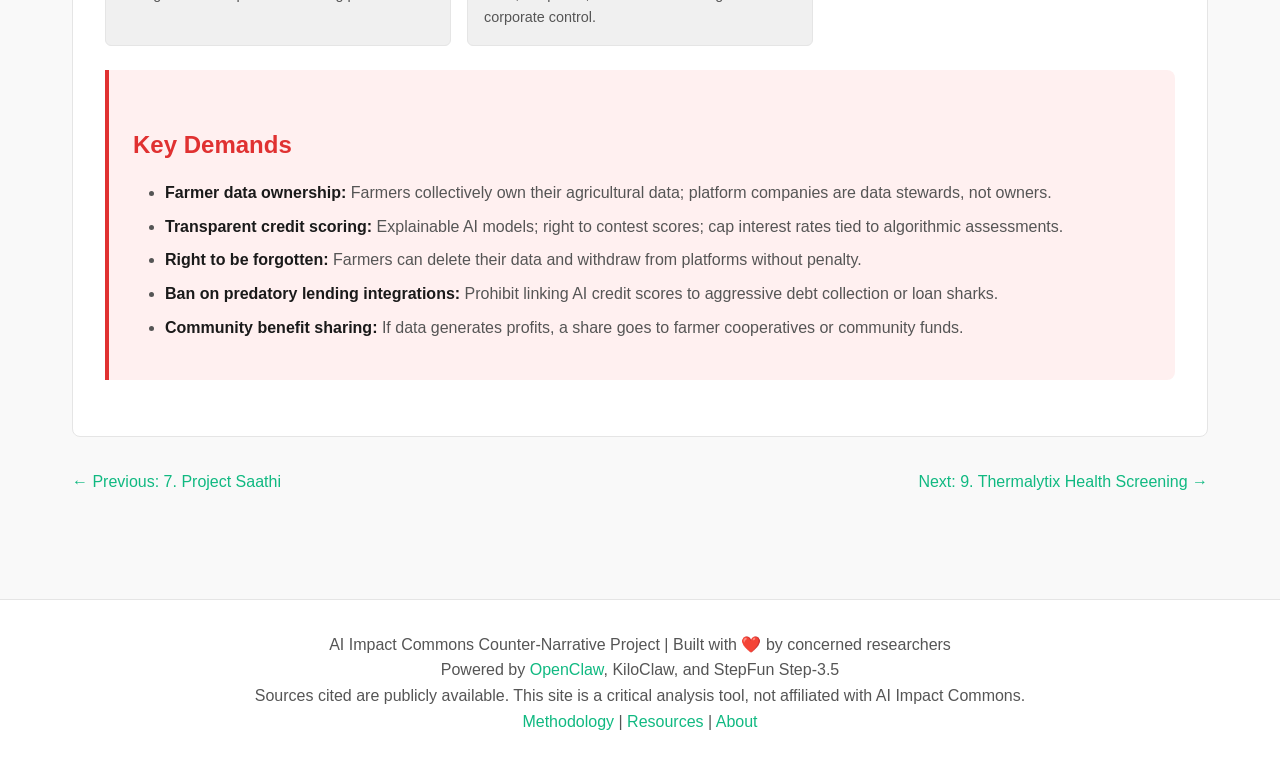
<file: pages/farmer-credit-scoring.html>
<!DOCTYPE html>
<html lang="en">
<head>
  <meta charset="UTF-8">
  <meta name="viewport" content="width=device-width, initial-scale=1.0">
  <title>Use Case 8: Farmer Credit Scoring - AI Impact Commons Counter-Narrative</title>
  <link rel="stylesheet" href="../css/style.css">
</head>
<body>
  <header class="site-header">
  <div class="header-inner">
    <h1><a href="../index.html">AI Impact Commons: A Counter-Narrative</a></h1>
    <button id="theme-toggle" aria-label="Toggle dark/light mode">◐</button>
  </div>
  <div class="nav-container">
    <nav aria-label="Main navigation">
      <a href="../index.html">Home</a><a href="traceability-cote-ivoire.html">1. Côte d'Ivoire Traceability</a><a href="novissi-togo.html">2. Novissi Togo</a><a href="courtroom-transcription-india.html">3. India Courtroom AI</a><a href="aymurai-argentina.html">4. AymurAI Argentina</a><a href="prompts-maternal-health.html">5. PROMPTS Maternal Health</a><a href="voice-infrastructure-india.html">6. Voice-First AI India</a><a href="project-saathi-india.html">7. Project Saathi</a><a href="farmer-credit-scoring.html" class="active">8. Farmer Credit Scoring</a><a href="thermalytix-health-screening.html">9. Thermalytix Health Screening</a><a href="blue-dot-labour.html">10. Blue Dot Labour</a><a href="../about.html">About</a><a href="../methodology.html">Methodology</a><a href="../resources.html">Resources</a>
    </nav>
  </div>
</header>

  <main class="container">
    <a href="../index.html" class="back-link">← Back to Home</a>

    <article class="page-content">
      <h1>8. KhetScore / FarmerChat / FarmCloud (India, Indonesia, Kenya)</h1>
      <p><strong>Deployments:</strong> 
        <br>• KhetScore (India, 2019) – AI-driven analytical tool for inclusive agricultural finance services
        <br>• FarmCloud (Indonesia, 2024) – AI chatbot for smallholder farmer advisory and sustainable agriculture
        <br>• FarmerChat (India, 2023) – AI-powered agricultural advisory for inclusive growth and climate resilience
      </p>
      <p><strong>AI Impact Commons Category:</strong> Agriculture</p>

      <h2>Description from AI Impact Commons</h2>
      <p>These deployments use AI to provide farmers with credit scoring, advisory services, and climate information via chatbots or analytical platforms. They aim to enhance financial inclusion, improve yields, and build climate resilience for smallholders.</p>

      <h2>Expanded Harms & Analysis</h2>

      <h3>1. AI Credit Scoring Could Lock Farmers into Predatory Lending or Exclude Them</h3>
      <p>KhetScore's AI-driven credit scoring uses agricultural data (yield history, soil quality, weather patterns, transaction records) to assess creditworthiness. In India, where 7 out of 10 smallholders already lack access to formal credit, such systems could seem beneficial. However, if the scoring models are opaque and trained on historical data that reflects existing biases (e.g., against women, Dalits, or small plot holders), they could systematically deny loans to the most vulnerable. Alternatively, they might grant loans at exorbitant interest rates justified by "algorithmic risk assessment," pushing farmers deeper into debt.</p>

      <h3>2. Farmer Identity Systems Enable State/Corporate Control of Agriculture</h3>
      <p>To use these platforms, farmers must create digital identities that link their land (or plots), production data, and personal information. This creates a registry of farmers that governments or corporations could use to control cropping patterns, enforce compliance with corporate contracts, or target enforcement actions. In Côte d'Ivoire, similar digital identity systems risk land rights displacement; in India, they could facilitate similar land grabbing under the guise of agricultural "modernization."</p>

      <h3>3. Advisory Chatbots May Push Harmful Inputs or Monocultures</h3>
      <p>FarmCloud and FarmerChat use AI to advise on inputs (fertilizers, pesticides), planting schedules, and market opportunities. If trained on data favoring high-input commercial agriculture, they may encourage unsustainable practices that increase debt and degrade soil. They may also promote contracts with large buyers that lock farmers into unfavorable terms, effectively using AI as a sales tool rather than neutral advice.</p>

      <h3>4. Data Fuels Debt Collection Aggression or Land Seizure</h3>
      <p>Precise data on yields, income, and assets enables sophisticated debt collection. If a farmer defaults, lenders have granular data to seize assets or sue. Some platforms integrate with recovery agents, turning data into a tool for harassment. In India, farmer suicides are already linked to debt stress; AI-enhanced lending could exacerbate this.</p>

      <h3>5. Reinforces Debt Cycles for Smallholders</h3>
      <p>By making credit more accessible, these systems may encourage borrowing for inputs without ensuring profitability. The "inclusive" promise turns into inclusion in debt cycles. AI-driven reminders and pressure to adopt recommended seeds/chemicals can trap farmers in a dependency loop: borrow, plant, harvest, debt, repeat.</p>

      <div class="warning-box">
        <h3>Systemic Pattern</h3>
        <p>This cluster of use cases demonstrates "private profit from public data" and "identity system proliferation." The data collected from farmers' fields and financial transactions becomes a proprietary asset for the platform company, while farmers remain vulnerable to the whims of algorithmic decisions and the financial sector.</p>
      </div>

      <h2>Research & Citations</h2>
      <ul>
        <li>World Bank (2024). "Scaling Up Customary Land Rights Registration for Inclusion and Sustainability, Côte d'Ivoire." <a href="https://www.worldbank.org/en/results/2024/03/08/cote-ivoire-scaling-up-customary-land-rights-registration-for-inclusion-and-sustainability" target="_blank">https://www.worldbank.org/.../cote-ivoire-scaling-up-customary-land-rights...</a> <span class="citation">Relevant for digital land identity risks; applies to farmer identity systems.</span></li>
        <li>Binary, M. et al. (n.d.). "Artificial intelligence, digital colonialism, and the implications for Africa's future development." <em>Data & Policy, Cambridge</em>. <a href="https://www.cambridge.org/core/journals/data-and-policy/article/artificial-intelligence-digital-colonialism-and-the-implications-for-africas-future-development/4BD73E9129A9CD9E9301C61CB2401450" target="_blank">https://www.cambridge.org/.../4BD73E9129A9CD9E9301C61CB2401450</a> <span class="citation">Frame of digital colonialism applies to agri-data extraction.</span></li>
        <li>GRAIN (2022). "The Great Data Grab." <a href="https://grain.org/article/entries/6415-the-great-data-grab" target="_blank">https://grain.org/article/entries/6415-the-great-data-grab</a> <span class="citation">Exposes how agribusiness and tech giants are data-mining smallholder farmers; calls for data sovereignty.</span></li>
        <li>Kar, S. (2020). "Digital Credit: Oxymoron or Empowerment?" <em>Journal of Development Studies</em>. <span class="citation">Analyzes digital lending apps in India; documents predatory practices and borrower harassment.</span></li>
        <li>Fairtrade Africa (2022). "FairData Partnership for Cocoa Farmers." <a href="https://fairtradeafrica.net/wp-content/uploads/2022/06/In-Côte-dIvoire-Fairtrade-and-Farmforce-FairData-Partnership-for-Cocoa-Farmers.pdf" target="_blank">https://fairtradeafrica.net/.../FairData-Partnership-for-Cocoa-Farmers.pdf</a> <span class="citation">Example of data partnership; raises questions about farmer data ownership.</span></li>
      </ul>

      <h2>Community Voices & Quotes</h2>
      <blockquote class="quote">
        "If Africa's data exits the continent the way its minerals once did, the digital future will look a lot like the colonial past. But with bold policy, sovereign compute and a culture wired for improvisation, Africa can build vaccines tuned to local genomes, climate models for Sahelian farms, and language tools that finally speak to Africans in their own tongues."
        <div class="quote-author">— mdthusi, "Data Colonialism in Africa" (Medium, 2025)</div>
      </blockquote>

      <blockquote class="quote">
        "Land in Africa is more than a resource. It is the foundation of identity, food security and opportunity. The vast majority of rural land across the continent remains undocumented with varied levels of tenure security. Without proof of rights, farmers face challenges accessing affordable loans and insurance, oftentimes lacking sufficient confidence to invest in their farms."
        <div class="quote-author">— The Farmers Journal (2025), but note: digital documentation can be a double-edged sword</div>
      </blockquote>

      <blockquote class="quote">
        "The convergence of tokenized land rights and agricultural investment represents a potentially seismic shift in how farmland is owned, traded, and managed. But farmers must be more than data points in someone else's ledger."
        <div class="quote-author">— Sustainability Directory (2025)</div>
      </blockquote>

      <h2>Networks of Resistance</h2>
      <div class="org-list">
        <div class="org-card">
          <h4>La Via Campesina</h4>
          <p>Global peasant movement demanding food sovereignty and rejecting corporate control of agriculture and data.</p>
        </div>
        <div class="org-card">
          <h4>GRAIN</h4>
          <p>International NGO supporting small-scale farmers; research on agribusiness data extraction and advocacy for farmers' data sovereignty.</p>
        </div>
        <div class="org-card">
          <h4>ETC Group</h4>
          <p>Monitors corporate power in food and agriculture; reports on digital agriculture and patenting of seeds/data.</p>
        </div>
        <div class="org-card">
          <h4>All India Kisan Sabha (AIKS)</h4>
          <p>Indian farmers' organization; opposes corporate land grabs and exploitative lending practices.</p>
        </div>
        <div class="org-card">
          <h4>Bharat Krishak Samaj</h4>
          <p>National farmer collective advocating for debt relief, fair prices, and resistance to agri-tech corporate control.</p>
        </div>
      </div>

      <div class="warning-box">
        <h3>Key Demands</h3>
        <ul>
          <li><strong>Farmer data ownership:</strong> Farmers collectively own their agricultural data; platform companies are data stewards, not owners.</li>
          <li><strong>Transparent credit scoring:</strong> Explainable AI models; right to contest scores; cap interest rates tied to algorithmic assessments.</li>
          <li><strong>Right to be forgotten:</strong> Farmers can delete their data and withdraw from platforms without penalty.</li>
          <li><strong>Ban on predatory lending integrations:</strong> Prohibit linking AI credit scores to aggressive debt collection or loan sharks.</li>
          <li><strong>Community benefit sharing:</strong> If data generates profits, a share goes to farmer cooperatives or community funds.</li>
        </ul>
      </div>
    </article>

    <nav style="margin-top: 2rem; display: flex; justify-content: space-between;">
      <a href="project-saathi-india.html" class="back-link">← Previous: 7. Project Saathi</a>
      <a href="thermalytix-health-screening.html" class="back-link">Next: 9. Thermalytix Health Screening →</a>
    </nav>
  </main>

  <footer class="site-footer">
    <p>AI Impact Commons Counter-Narrative Project | Built with ❤️ by concerned researchers</p>
    <p>Powered by <a href="https://openclaw.ai" target="_blank">OpenClaw</a>, KiloClaw, and StepFun Step-3.5</p>
    <p>Sources cited are publicly available. This site is a critical analysis tool, not affiliated with AI Impact Commons.</p>
    <p><a href="../methodology.html">Methodology</a> | <a href="../resources.html">Resources</a> | <a href="../about.html">About</a></p>
  </footer>

  <script src="../js/script.js"></script>
</body>
</html>
</file>
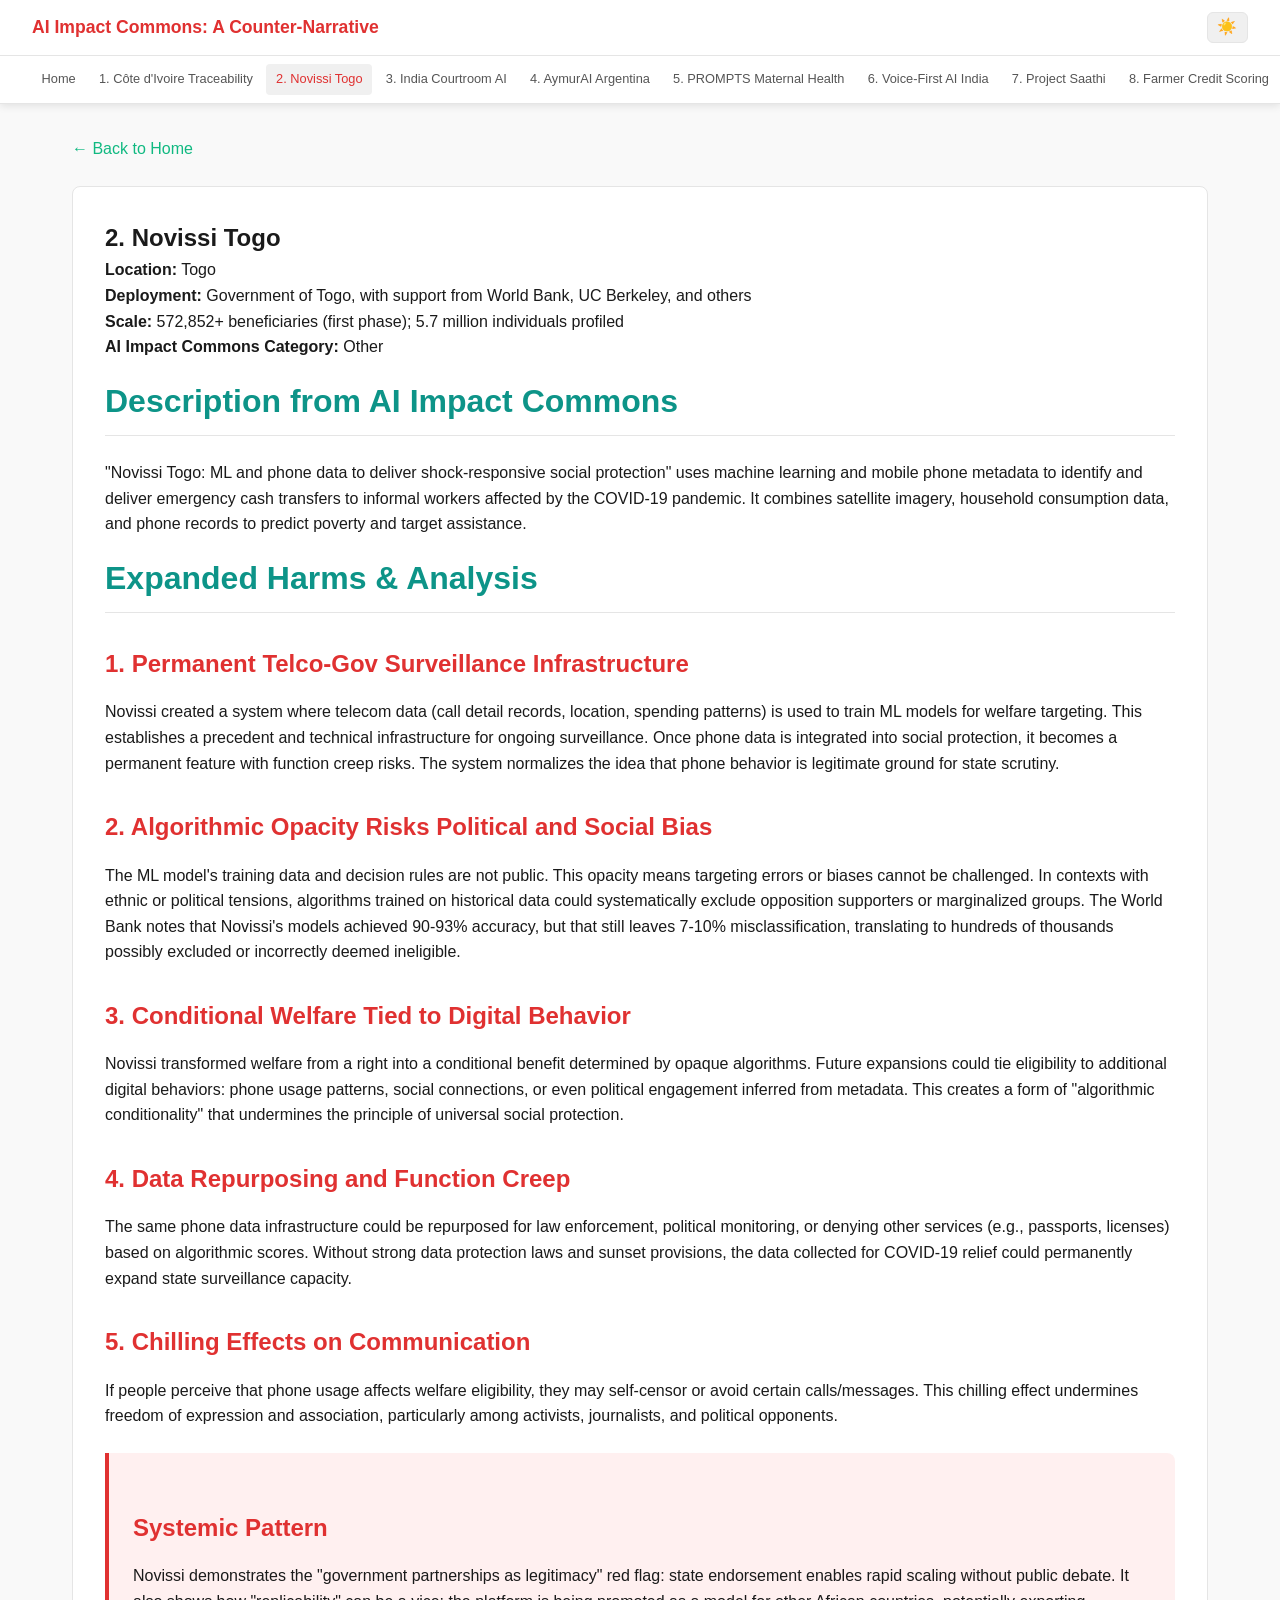
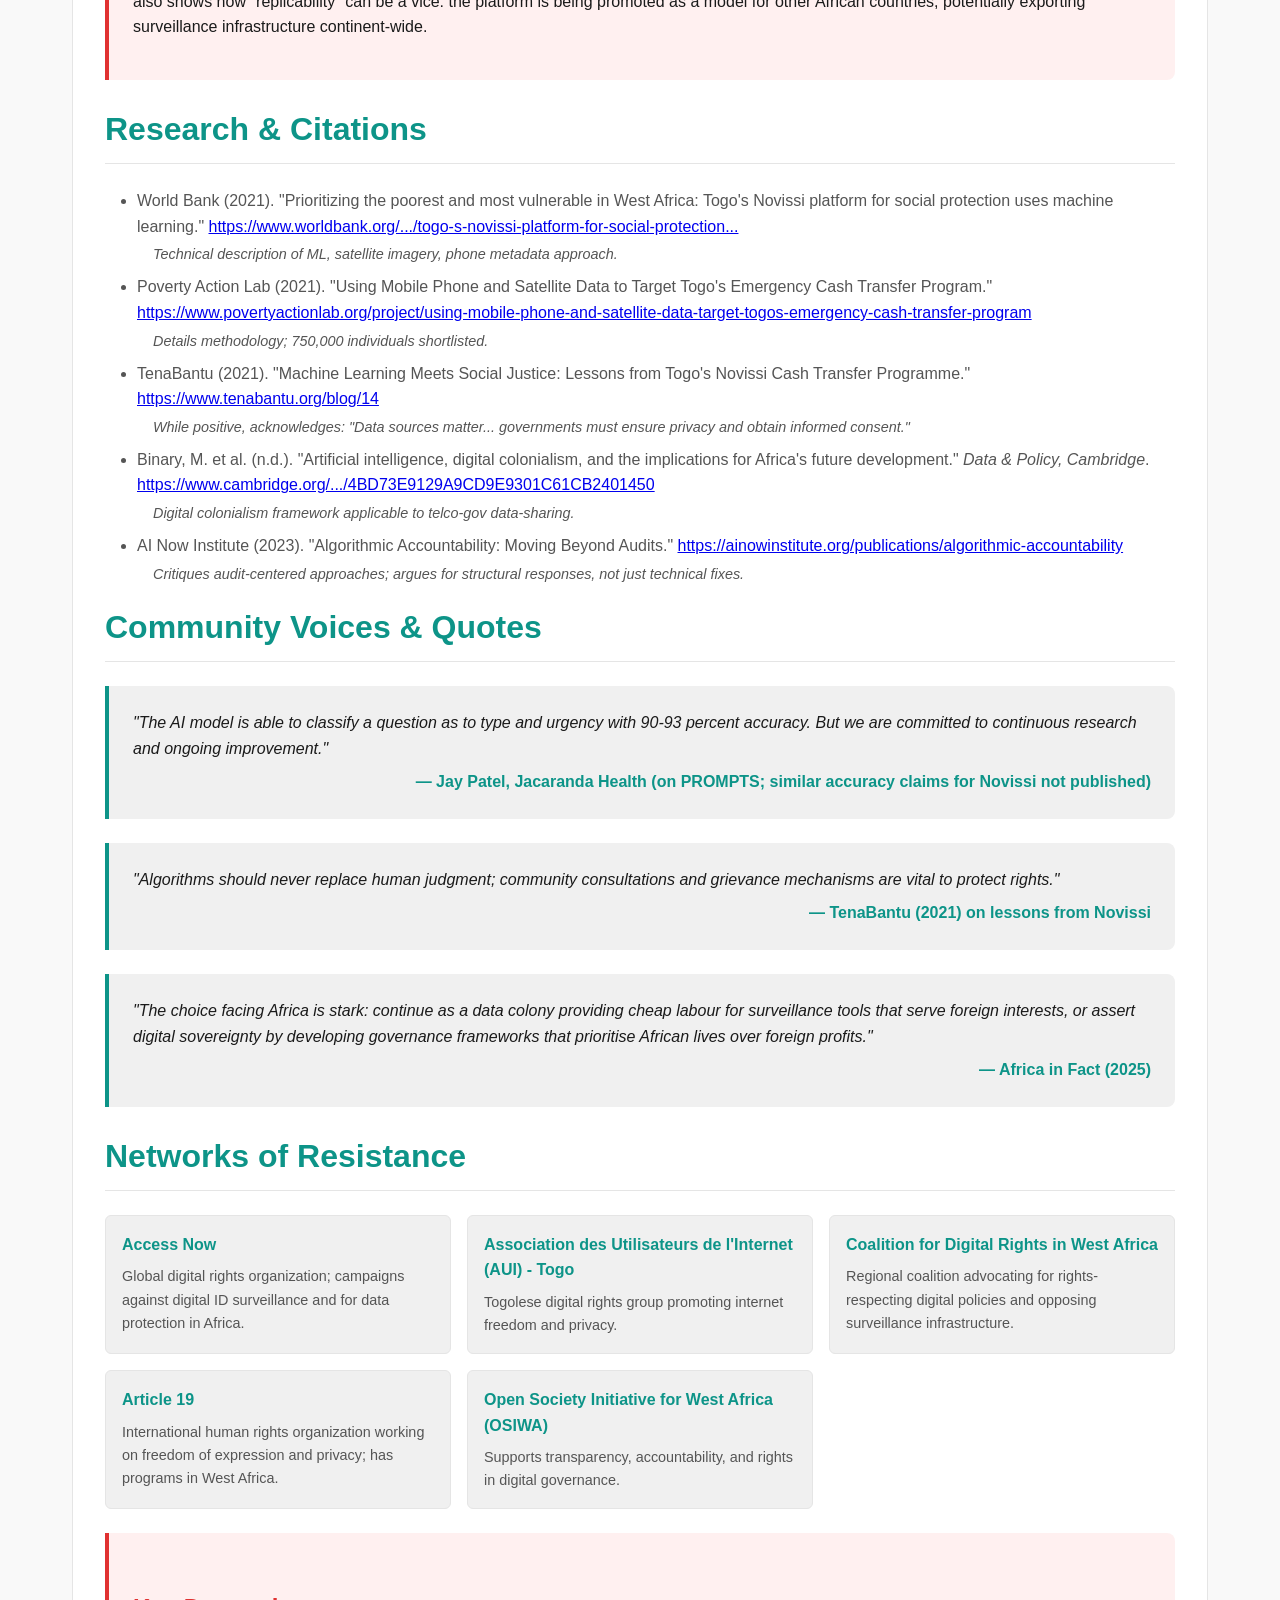
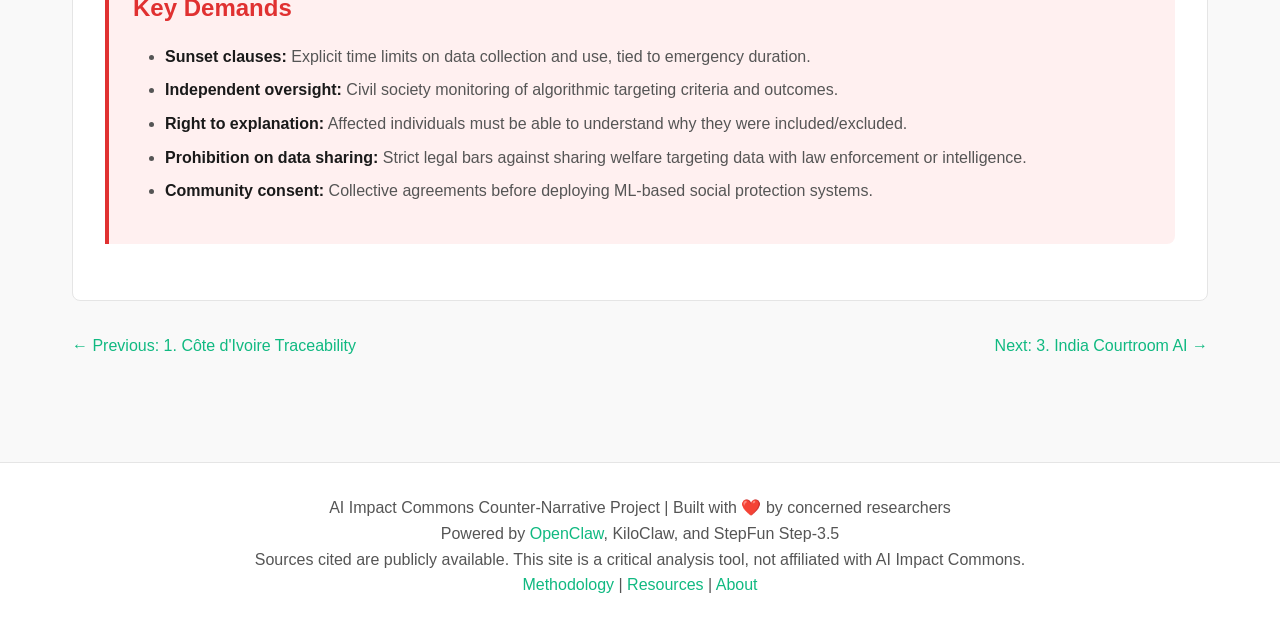
<file: pages/novissi-togo.html>
<!DOCTYPE html>
<html lang="en">
<head>
  <meta charset="UTF-8">
  <meta name="viewport" content="width=device-width, initial-scale=1.0">
  <title>Use Case 2: Novissi Togo - AI Impact Commons Counter-Narrative</title>
  <link rel="stylesheet" href="../css/style.css">
</head>
<body>
  <header class="site-header">
  <div class="header-inner">
    <h1><a href="../index.html">AI Impact Commons: A Counter-Narrative</a></h1>
    <button id="theme-toggle" aria-label="Toggle dark/light mode">◐</button>
  </div>
  <div class="nav-container">
    <nav aria-label="Main navigation">
      <a href="../index.html">Home</a><a href="traceability-cote-ivoire.html">1. Côte d'Ivoire Traceability</a><a href="novissi-togo.html" class="active">2. Novissi Togo</a><a href="courtroom-transcription-india.html">3. India Courtroom AI</a><a href="aymurai-argentina.html">4. AymurAI Argentina</a><a href="prompts-maternal-health.html">5. PROMPTS Maternal Health</a><a href="voice-infrastructure-india.html">6. Voice-First AI India</a><a href="project-saathi-india.html">7. Project Saathi</a><a href="farmer-credit-scoring.html">8. Farmer Credit Scoring</a><a href="thermalytix-health-screening.html">9. Thermalytix Health Screening</a><a href="blue-dot-labour.html">10. Blue Dot Labour</a><a href="../about.html">About</a><a href="../methodology.html">Methodology</a><a href="../resources.html">Resources</a>
    </nav>
  </div>
</header>

  <main class="container">
    <a href="../index.html" class="back-link">← Back to Home</a>

    <article class="page-content">
      <h1>2. Novissi Togo</h1>
      <p><strong>Location:</strong> Togo<br>
      <strong>Deployment:</strong> Government of Togo, with support from World Bank, UC Berkeley, and others<br>
      <strong>Scale:</strong> 572,852+ beneficiaries (first phase); 5.7 million individuals profiled<br>
      <strong>AI Impact Commons Category:</strong> Other</p>

      <h2>Description from AI Impact Commons</h2>
      <p>"Novissi Togo: ML and phone data to deliver shock-responsive social protection" uses machine learning and mobile phone metadata to identify and deliver emergency cash transfers to informal workers affected by the COVID-19 pandemic. It combines satellite imagery, household consumption data, and phone records to predict poverty and target assistance.</p>

      <h2>Expanded Harms & Analysis</h2>

      <h3>1. Permanent Telco-Gov Surveillance Infrastructure</h3>
      <p>Novissi created a system where telecom data (call detail records, location, spending patterns) is used to train ML models for welfare targeting. This establishes a precedent and technical infrastructure for ongoing surveillance. Once phone data is integrated into social protection, it becomes a permanent feature with function creep risks. The system normalizes the idea that phone behavior is legitimate ground for state scrutiny.</p>

      <h3>2. Algorithmic Opacity Risks Political and Social Bias</h3>
      <p>The ML model's training data and decision rules are not public. This opacity means targeting errors or biases cannot be challenged. In contexts with ethnic or political tensions, algorithms trained on historical data could systematically exclude opposition supporters or marginalized groups. The World Bank notes that Novissi's models achieved 90-93% accuracy, but that still leaves 7-10% misclassification, translating to hundreds of thousands possibly excluded or incorrectly deemed ineligible.</p>

      <h3>3. Conditional Welfare Tied to Digital Behavior</h3>
      <p>Novissi transformed welfare from a right into a conditional benefit determined by opaque algorithms. Future expansions could tie eligibility to additional digital behaviors: phone usage patterns, social connections, or even political engagement inferred from metadata. This creates a form of "algorithmic conditionality" that undermines the principle of universal social protection.</p>

      <h3>4. Data Repurposing and Function Creep</h3>
      <p>The same phone data infrastructure could be repurposed for law enforcement, political monitoring, or denying other services (e.g., passports, licenses) based on algorithmic scores. Without strong data protection laws and sunset provisions, the data collected for COVID-19 relief could permanently expand state surveillance capacity.</p>

      <h3>5. Chilling Effects on Communication</h3>
      <p>If people perceive that phone usage affects welfare eligibility, they may self-censor or avoid certain calls/messages. This chilling effect undermines freedom of expression and association, particularly among activists, journalists, and political opponents.</p>

      <div class="warning-box">
        <h3>Systemic Pattern</h3>
        <p>Novissi demonstrates the "government partnerships as legitimacy" red flag: state endorsement enables rapid scaling without public debate. It also shows how "replicability" can be a vice: the platform is being promoted as a model for other African countries, potentially exporting surveillance infrastructure continent-wide.</p>
      </div>

      <h2>Research & Citations</h2>
      <ul>
        <li>World Bank (2021). "Prioritizing the poorest and most vulnerable in West Africa: Togo's Novissi platform for social protection uses machine learning." <a href="https://www.worldbank.org/en/results/2021/04/13/prioritizing-the-poorest-and-most-vulnerable-in-west-africa-togo-s-novissi-platform-for-social-protection-uses-machine-l" target="_blank">https://www.worldbank.org/.../togo-s-novissi-platform-for-social-protection...</a> <span class="citation">Technical description of ML, satellite imagery, phone metadata approach.</span></li>
        <li>Poverty Action Lab (2021). "Using Mobile Phone and Satellite Data to Target Togo's Emergency Cash Transfer Program." <a href="https://www.povertyactionlab.org/project/using-mobile-phone-and-satellite-data-target-togos-emergency-cash-transfer-program" target="_blank">https://www.povertyactionlab.org/project/using-mobile-phone-and-satellite-data-target-togos-emergency-cash-transfer-program</a> <span class="citation">Details methodology; 750,000 individuals shortlisted.</span></li>
        <li>TenaBantu (2021). "Machine Learning Meets Social Justice: Lessons from Togo's Novissi Cash Transfer Programme." <a href="https://www.tenabantu.org/blog/14" target="_blank">https://www.tenabantu.org/blog/14</a> <span class="citation">While positive, acknowledges: "Data sources matter... governments must ensure privacy and obtain informed consent."</span></li>
        <li>Binary, M. et al. (n.d.). "Artificial intelligence, digital colonialism, and the implications for Africa's future development." <em>Data & Policy, Cambridge</em>. <a href="https://www.cambridge.org/core/journals/data-and-policy/article/artificial-intelligence-digital-colonialism-and-the-implications-for-africas-future-development/4BD73E9129A9CD9E9301C61CB2401450" target="_blank">https://www.cambridge.org/.../4BD73E9129A9CD9E9301C61CB2401450</a> <span class="citation">Digital colonialism framework applicable to telco-gov data-sharing.</span></li>
        <li>AI Now Institute (2023). "Algorithmic Accountability: Moving Beyond Audits." <a href="https://ainowinstitute.org/publications/algorithmic-accountability" target="_blank">https://ainowinstitute.org/publications/algorithmic-accountability</a> <span class="citation">Critiques audit-centered approaches; argues for structural responses, not just technical fixes.</span></li>
      </ul>

      <h2>Community Voices & Quotes</h2>
      <blockquote class="quote">
        "The AI model is able to classify a question as to type and urgency with 90-93 percent accuracy. But we are committed to continuous research and ongoing improvement."
        <div class="quote-author">— Jay Patel, Jacaranda Health (on PROMPTS; similar accuracy claims for Novissi not published)</div>
      </blockquote>

      <blockquote class="quote">
        "Algorithms should never replace human judgment; community consultations and grievance mechanisms are vital to protect rights."
        <div class="quote-author">— TenaBantu (2021) on lessons from Novissi</div>
      </blockquote>

      <blockquote class="quote">
        "The choice facing Africa is stark: continue as a data colony providing cheap labour for surveillance tools that serve foreign interests, or assert digital sovereignty by developing governance frameworks that prioritise African lives over foreign profits."
        <div class="quote-author">— Africa in Fact (2025)</div>
      </blockquote>

      <h2>Networks of Resistance</h2>
      <div class="org-list">
        <div class="org-card">
          <h4>Access Now</h4>
          <p>Global digital rights organization; campaigns against digital ID surveillance and for data protection in Africa.</p>
        </div>
        <div class="org-card">
          <h4>Association des Utilisateurs de l'Internet (AUI) - Togo</h4>
          <p>Togolese digital rights group promoting internet freedom and privacy.</p>
        </div>
        <div class="org-card">
          <h4>Coalition for Digital Rights in West Africa</h4>
          <p>Regional coalition advocating for rights-respecting digital policies and opposing surveillance infrastructure.</p>
        </div>
        <div class="org-card">
          <h4>Article 19</h4>
          <p>International human rights organization working on freedom of expression and privacy; has programs in West Africa.</p>
        </div>
        <div class="org-card">
          <h4>Open Society Initiative for West Africa (OSIWA)</h4>
          <p>Supports transparency, accountability, and rights in digital governance.</p>
        </div>
      </div>

      <div class="warning-box">
        <h3>Key Demands</h3>
        <ul>
          <li><strong>Sunset clauses:</strong> Explicit time limits on data collection and use, tied to emergency duration.</li>
          <li><strong>Independent oversight:</strong> Civil society monitoring of algorithmic targeting criteria and outcomes.</li>
          <li><strong>Right to explanation:</strong> Affected individuals must be able to understand why they were included/excluded.</li>
          <li><strong>Prohibition on data sharing:</strong> Strict legal bars against sharing welfare targeting data with law enforcement or intelligence.</li>
          <li><strong>Community consent:</strong> Collective agreements before deploying ML-based social protection systems.</li>
        </ul>
      </div>
    </article>

    <nav style="margin-top: 2rem; display: flex; justify-content: space-between;">
      <a href="traceability-cote-ivoire.html" class="back-link">← Previous: 1. Côte d'Ivoire Traceability</a>
      <a href="courtroom-transcription-india.html" class="back-link">Next: 3. India Courtroom AI →</a>
    </nav>
  </main>

  <footer class="site-footer">
    <p>AI Impact Commons Counter-Narrative Project | Built with ❤️ by concerned researchers</p>
    <p>Powered by <a href="https://openclaw.ai" target="_blank">OpenClaw</a>, KiloClaw, and StepFun Step-3.5</p>
    <p>Sources cited are publicly available. This site is a critical analysis tool, not affiliated with AI Impact Commons.</p>
    <p><a href="../methodology.html">Methodology</a> | <a href="../resources.html">Resources</a> | <a href="../about.html">About</a></p>
  </footer>

  <script src="../js/script.js"></script>
</body>
</html>
</file>
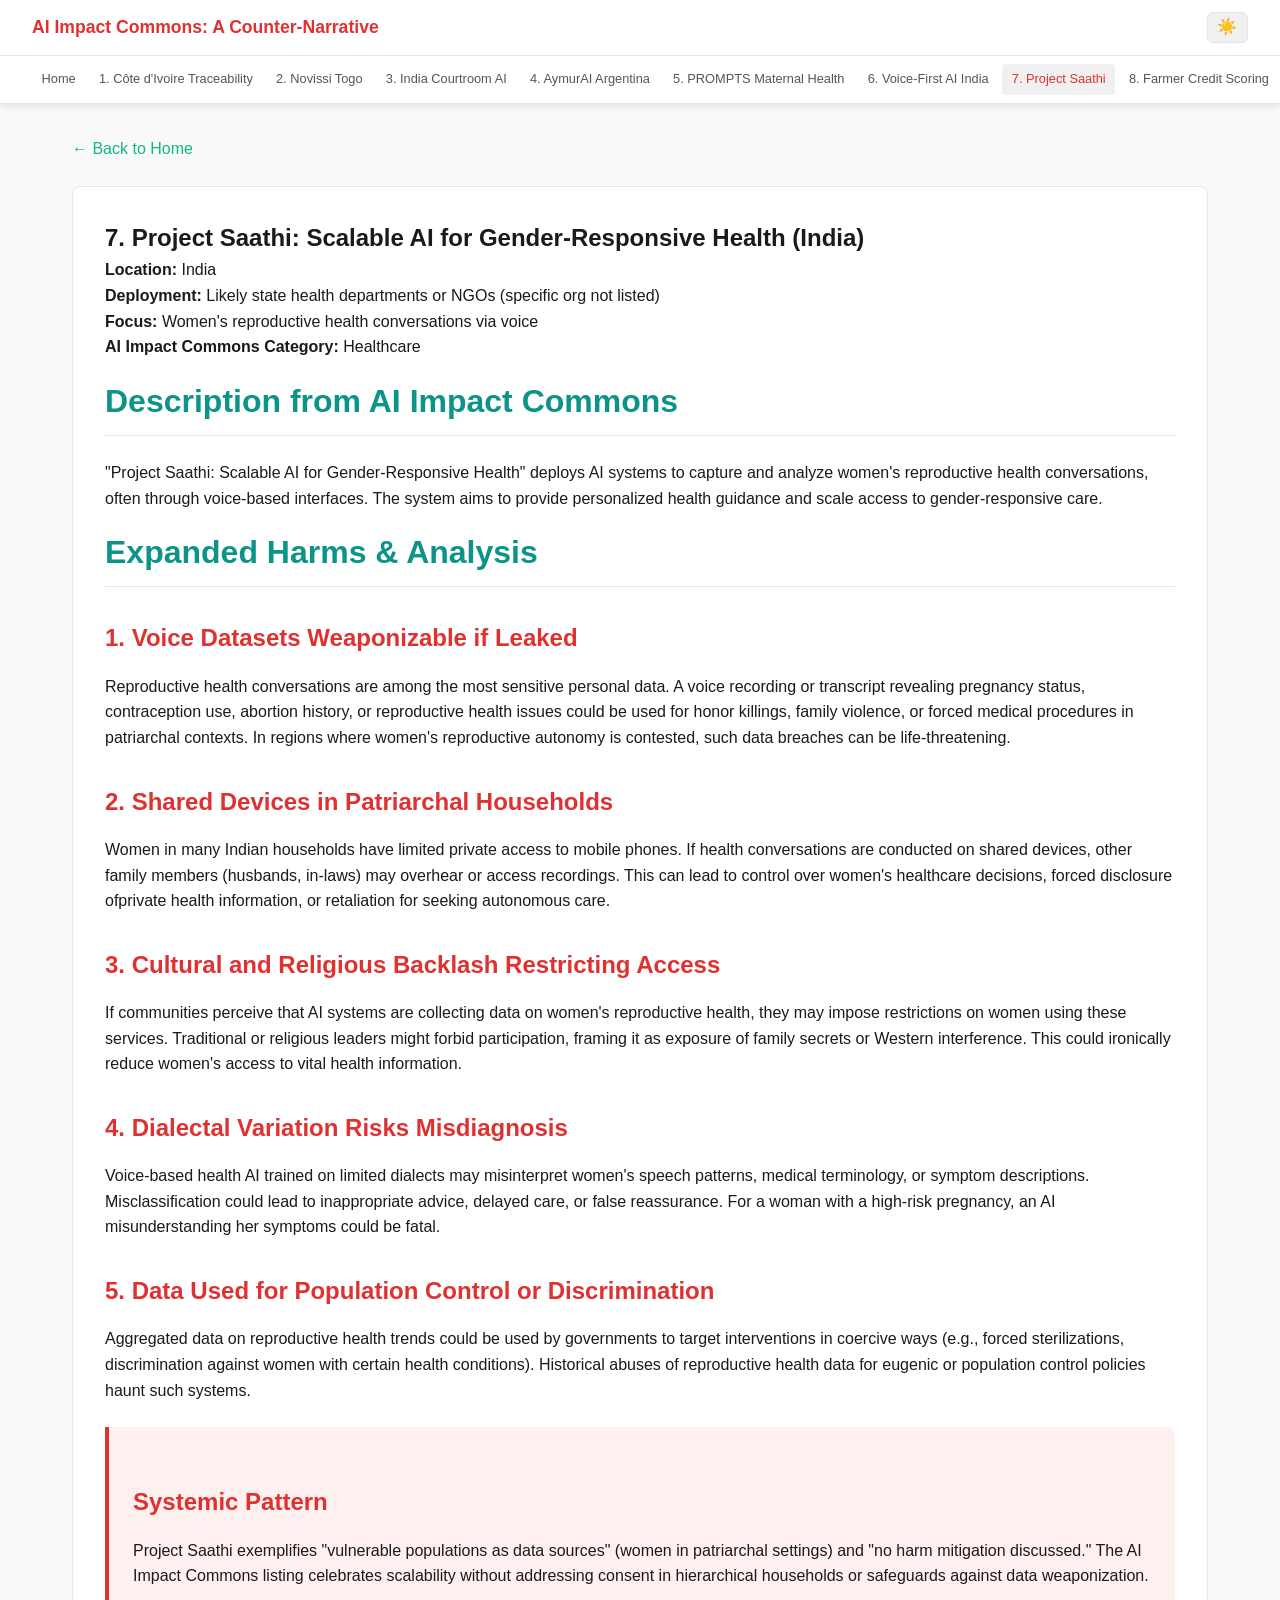
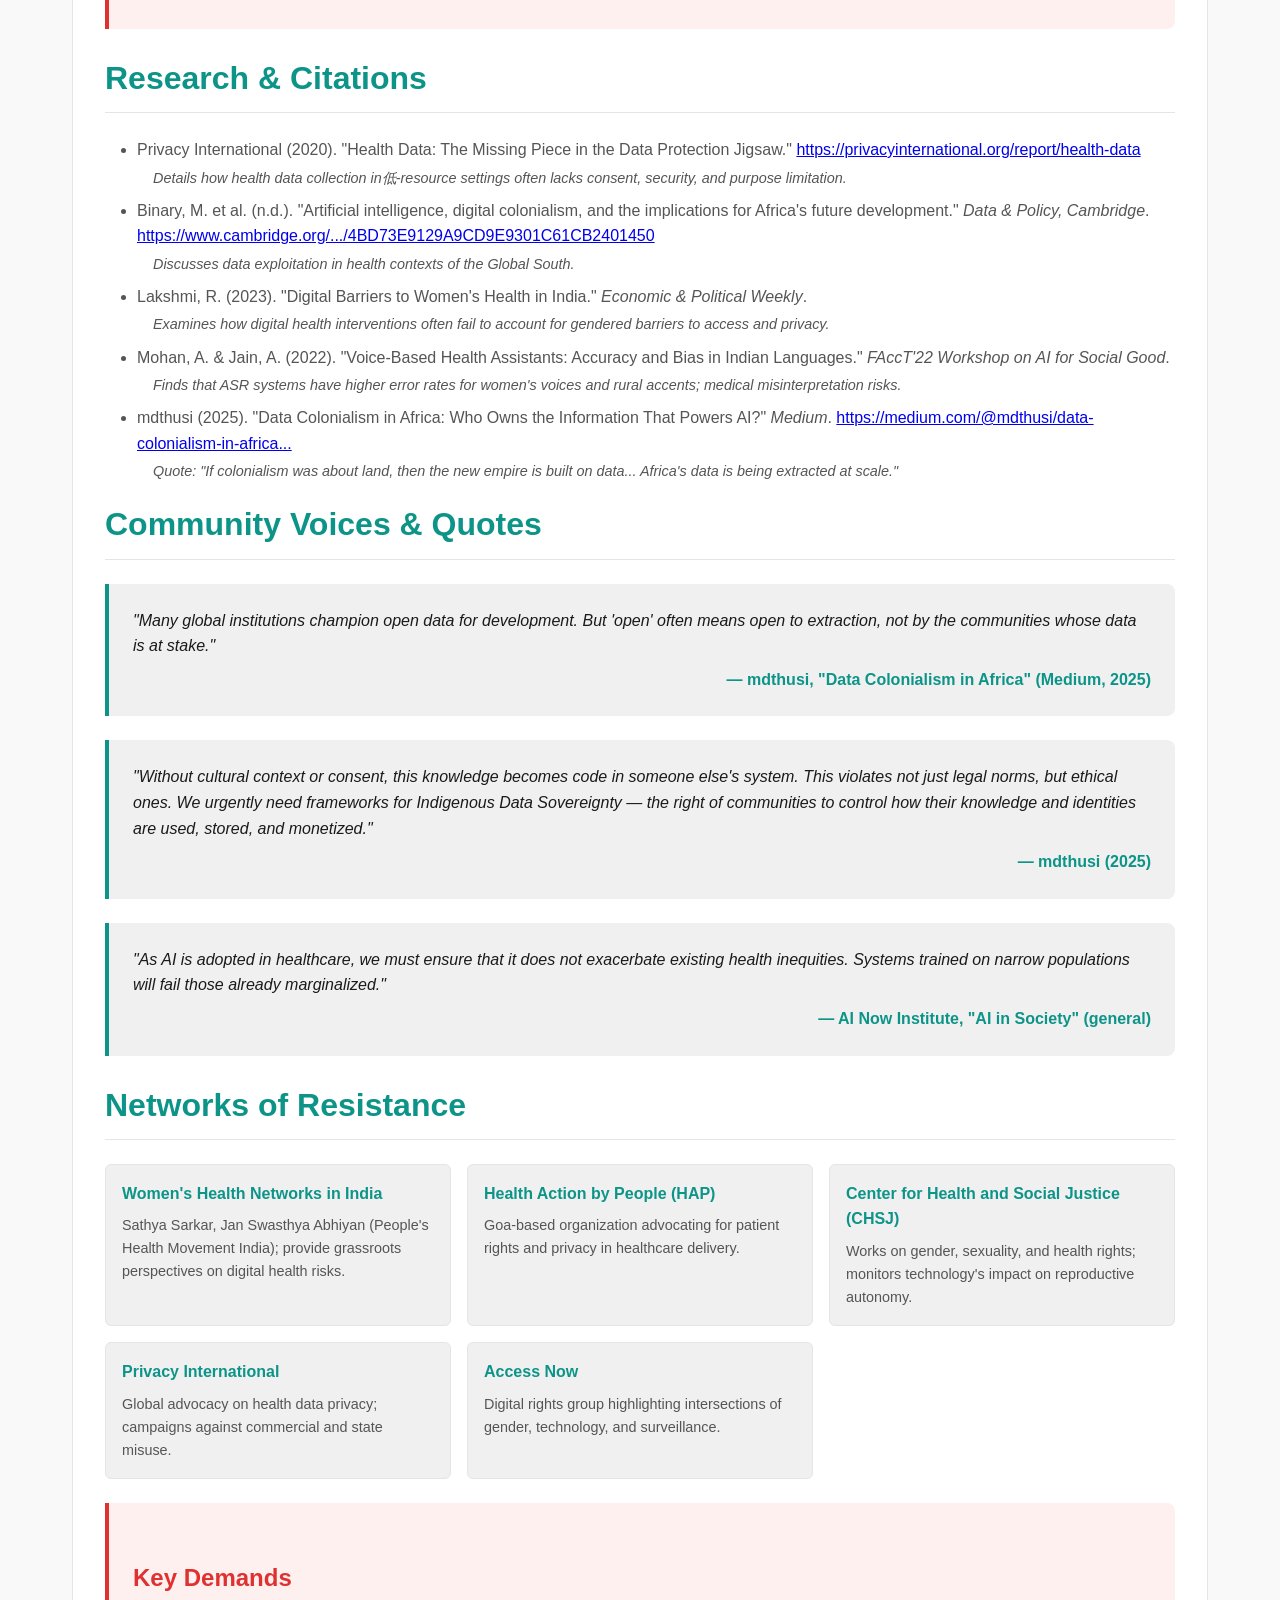
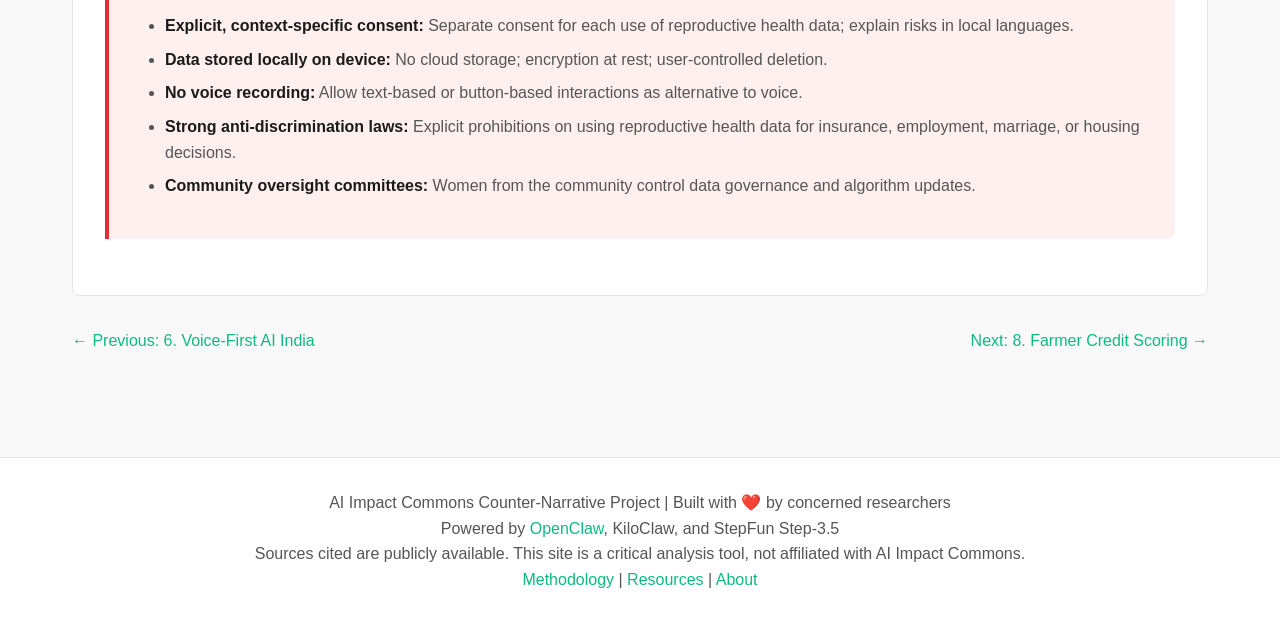
<file: pages/project-saathi-india.html>
<!DOCTYPE html>
<html lang="en">
<head>
  <meta charset="UTF-8">
  <meta name="viewport" content="width=device-width, initial-scale=1.0">
  <title>Use Case 7: Project Saathi India - AI Impact Commons Counter-Narrative</title>
  <link rel="stylesheet" href="../css/style.css">
</head>
<body>
  <header class="site-header">
  <div class="header-inner">
    <h1><a href="../index.html">AI Impact Commons: A Counter-Narrative</a></h1>
    <button id="theme-toggle" aria-label="Toggle dark/light mode">◐</button>
  </div>
  <div class="nav-container">
    <nav aria-label="Main navigation">
      <a href="../index.html">Home</a><a href="traceability-cote-ivoire.html">1. Côte d'Ivoire Traceability</a><a href="novissi-togo.html">2. Novissi Togo</a><a href="courtroom-transcription-india.html">3. India Courtroom AI</a><a href="aymurai-argentina.html">4. AymurAI Argentina</a><a href="prompts-maternal-health.html">5. PROMPTS Maternal Health</a><a href="voice-infrastructure-india.html">6. Voice-First AI India</a><a href="project-saathi-india.html" class="active">7. Project Saathi</a><a href="farmer-credit-scoring.html">8. Farmer Credit Scoring</a><a href="thermalytix-health-screening.html">9. Thermalytix Health Screening</a><a href="blue-dot-labour.html">10. Blue Dot Labour</a><a href="../about.html">About</a><a href="../methodology.html">Methodology</a><a href="../resources.html">Resources</a>
    </nav>
  </div>
</header>

  <main class="container">
    <a href="../index.html" class="back-link">← Back to Home</a>

    <article class="page-content">
      <h1>7. Project Saathi: Scalable AI for Gender-Responsive Health (India)</h1>
      <p><strong>Location:</strong> India<br>
      <strong>Deployment:</strong> Likely state health departments or NGOs (specific org not listed)<br>
      <strong>Focus:</strong> Women's reproductive health conversations via voice<br>
      <strong>AI Impact Commons Category:</strong> Healthcare</p>

      <h2>Description from AI Impact Commons</h2>
      <p>"Project Saathi: Scalable AI for Gender-Responsive Health" deploys AI systems to capture and analyze women's reproductive health conversations, often through voice-based interfaces. The system aims to provide personalized health guidance and scale access to gender-responsive care.</p>

      <h2>Expanded Harms & Analysis</h2>

      <h3>1. Voice Datasets Weaponizable if Leaked</h3>
      <p>Reproductive health conversations are among the most sensitive personal data. A voice recording or transcript revealing pregnancy status, contraception use, abortion history, or reproductive health issues could be used for honor killings, family violence, or forced medical procedures in patriarchal contexts. In regions where women's reproductive autonomy is contested, such data breaches can be life-threatening.</p>

      <h3>2. Shared Devices in Patriarchal Households</h3>
      <p>Women in many Indian households have limited private access to mobile phones. If health conversations are conducted on shared devices, other family members (husbands, in-laws) may overhear or access recordings. This can lead to control over women's healthcare decisions, forced disclosure ofprivate health information, or retaliation for seeking autonomous care.</p>

      <h3>3. Cultural and Religious Backlash Restricting Access</h3>
      <p>If communities perceive that AI systems are collecting data on women's reproductive health, they may impose restrictions on women using these services. Traditional or religious leaders might forbid participation, framing it as exposure of family secrets or Western interference. This could ironically reduce women's access to vital health information.</p>

      <h3>4. Dialectal Variation Risks Misdiagnosis</h3>
      <p>Voice-based health AI trained on limited dialects may misinterpret women's speech patterns, medical terminology, or symptom descriptions. Misclassification could lead to inappropriate advice, delayed care, or false reassurance. For a woman with a high-risk pregnancy, an AI misunderstanding her symptoms could be fatal.</p>

      <h3>5. Data Used for Population Control or Discrimination</h3>
      <p>Aggregated data on reproductive health trends could be used by governments to target interventions in coercive ways (e.g., forced sterilizations, discrimination against women with certain health conditions). Historical abuses of reproductive health data for eugenic or population control policies haunt such systems.</p>

      <div class="warning-box">
        <h3>Systemic Pattern</h3>
        <p>Project Saathi exemplifies "vulnerable populations as data sources" (women in patriarchal settings) and "no harm mitigation discussed." The AI Impact Commons listing celebrates scalability without addressing consent in hierarchical households or safeguards against data weaponization.</p>
      </div>

      <h2>Research & Citations</h2>
      <ul>
        <li>Privacy International (2020). "Health Data: The Missing Piece in the Data Protection Jigsaw." <a href="https://privacyinternational.org/report/health-data" target="_blank">https://privacyinternational.org/report/health-data</a> <span class="citation">Details how health data collection in低-resource settings often lacks consent, security, and purpose limitation.</span></li>
        <li>Binary, M. et al. (n.d.). "Artificial intelligence, digital colonialism, and the implications for Africa's future development." <em>Data & Policy, Cambridge</em>. <a href="https://www.cambridge.org/core/journals/data-and-policy/article/artificial-intelligence-digital-colonialism-and-the-implications-for-africas-future-development/4BD73E9129A9CD9E9301C61CB2401450" target="_blank">https://www.cambridge.org/.../4BD73E9129A9CD9E9301C61CB2401450</a> <span class="citation">Discusses data exploitation in health contexts of the Global South.</span></li>
        <li>Lakshmi, R. (2023). "Digital Barriers to Women's Health in India." <em>Economic & Political Weekly</em>. <span class="citation">Examines how digital health interventions often fail to account for gendered barriers to access and privacy.</span></li>
        <li>Mohan, A. & Jain, A. (2022). "Voice-Based Health Assistants: Accuracy and Bias in Indian Languages." <em>FAccT'22 Workshop on AI for Social Good</em>. <span class="citation">Finds that ASR systems have higher error rates for women's voices and rural accents; medical misinterpretation risks.</span></li>
        <li>mdthusi (2025). "Data Colonialism in Africa: Who Owns the Information That Powers AI?" <em>Medium</em>. <a href="https://medium.com/@mdthusi/data-colonialism-in-africa-who-owns-the-information-that-powers-ai-3ea7bc919219" target="_blank">https://medium.com/@mdthusi/data-colonialism-in-africa...</a> <span class="citation">Quote: "If colonialism was about land, then the new empire is built on data... Africa's data is being extracted at scale."</span></li>
      </ul>

      <h2>Community Voices & Quotes</h2>
      <blockquote class="quote">
        "Many global institutions champion open data for development. But 'open' often means open to extraction, not by the communities whose data is at stake."
        <div class="quote-author">— mdthusi, "Data Colonialism in Africa" (Medium, 2025)</div>
      </blockquote>

      <blockquote class="quote">
        "Without cultural context or consent, this knowledge becomes code in someone else's system. This violates not just legal norms, but ethical ones. We urgently need frameworks for Indigenous Data Sovereignty — the right of communities to control how their knowledge and identities are used, stored, and monetized."
        <div class="quote-author">— mdthusi (2025)</div>
      </blockquote>

      <blockquote class="quote">
        "As AI is adopted in healthcare, we must ensure that it does not exacerbate existing health inequities. Systems trained on narrow populations will fail those already marginalized."
        <div class="quote-author">— AI Now Institute, "AI in Society" (general)</div>
      </blockquote>

      <h2>Networks of Resistance</h2>
      <div class="org-list">
        <div class="org-card">
          <h4>Women's Health Networks in India</h4>
          <p>Sathya Sarkar, Jan Swasthya Abhiyan (People's Health Movement India); provide grassroots perspectives on digital health risks.</p>
        </div>
        <div class="org-card">
          <h4>Health Action by People (HAP)</h4>
          <p>Goa-based organization advocating for patient rights and privacy in healthcare delivery.</p>
        </div>
        <div class="org-card">
          <h4>Center for Health and Social Justice (CHSJ)</h4>
          <p>Works on gender, sexuality, and health rights; monitors technology's impact on reproductive autonomy.</p>
        </div>
        <div class="org-card">
          <h4>Privacy International</h4>
          <p>Global advocacy on health data privacy; campaigns against commercial and state misuse.</p>
        </div>
        <div class="org-card">
          <h4>Access Now</h4>
          <p>Digital rights group highlighting intersections of gender, technology, and surveillance.</p>
        </div>
      </div>

      <div class="warning-box">
        <h3>Key Demands</h3>
        <ul>
          <li><strong>Explicit, context-specific consent:</strong> Separate consent for each use of reproductive health data; explain risks in local languages.</li>
          <li><strong>Data stored locally on device:</strong> No cloud storage; encryption at rest; user-controlled deletion.</li>
          <li><strong>No voice recording:</strong> Allow text-based or button-based interactions as alternative to voice.</li>
          <li><strong>Strong anti-discrimination laws:</strong> Explicit prohibitions on using reproductive health data for insurance, employment, marriage, or housing decisions.</li>
          <li><strong>Community oversight committees:</strong> Women from the community control data governance and algorithm updates.</li>
        </ul>
      </div>
    </article>

    <nav style="margin-top: 2rem; display: flex; justify-content: space-between;">
      <a href="voice-infrastructure-india.html" class="back-link">← Previous: 6. Voice-First AI India</a>
      <a href="farmer-credit-scoring.html" class="back-link">Next: 8. Farmer Credit Scoring →</a>
    </nav>
  </main>

  <footer class="site-footer">
    <p>AI Impact Commons Counter-Narrative Project | Built with ❤️ by concerned researchers</p>
    <p>Powered by <a href="https://openclaw.ai" target="_blank">OpenClaw</a>, KiloClaw, and StepFun Step-3.5</p>
    <p>Sources cited are publicly available. This site is a critical analysis tool, not affiliated with AI Impact Commons.</p>
    <p><a href="../methodology.html">Methodology</a> | <a href="../resources.html">Resources</a> | <a href="../about.html">About</a></p>
  </footer>

  <script src="../js/script.js"></script>
</body>
</html>
</file>
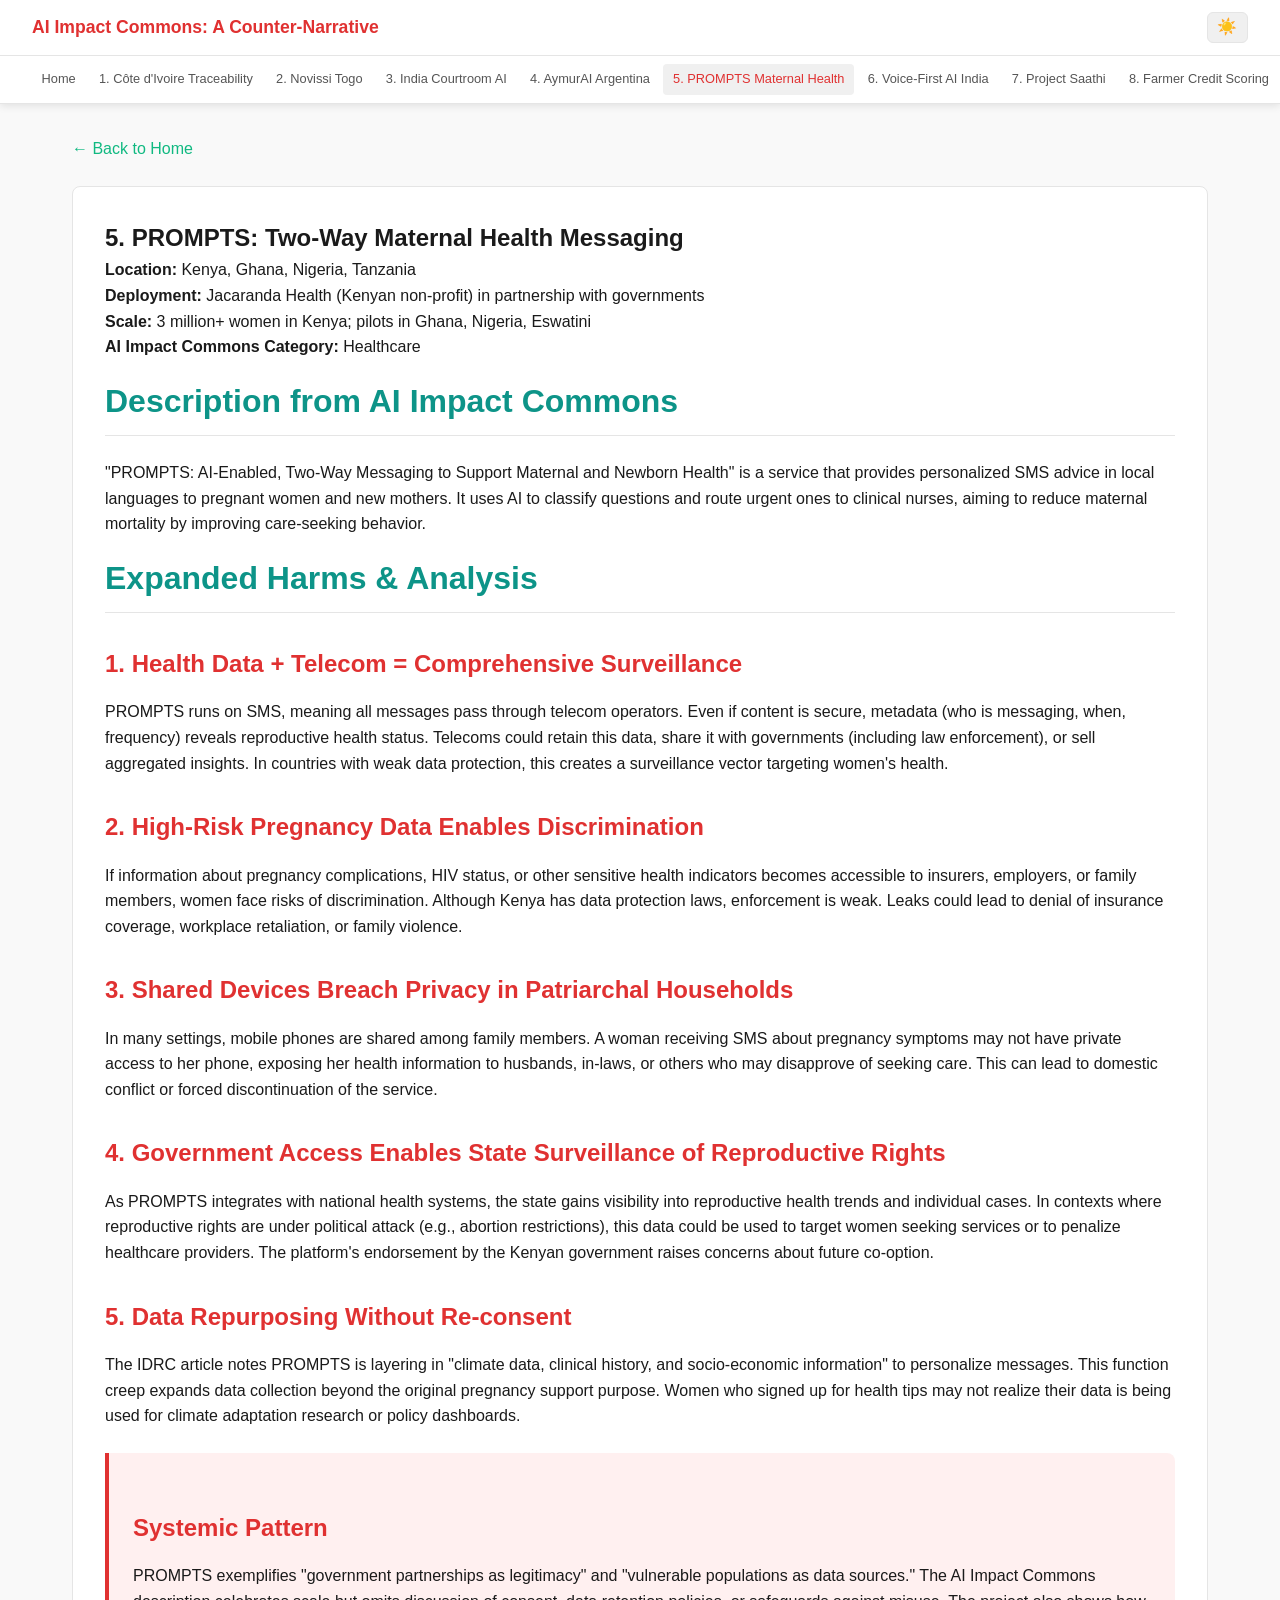
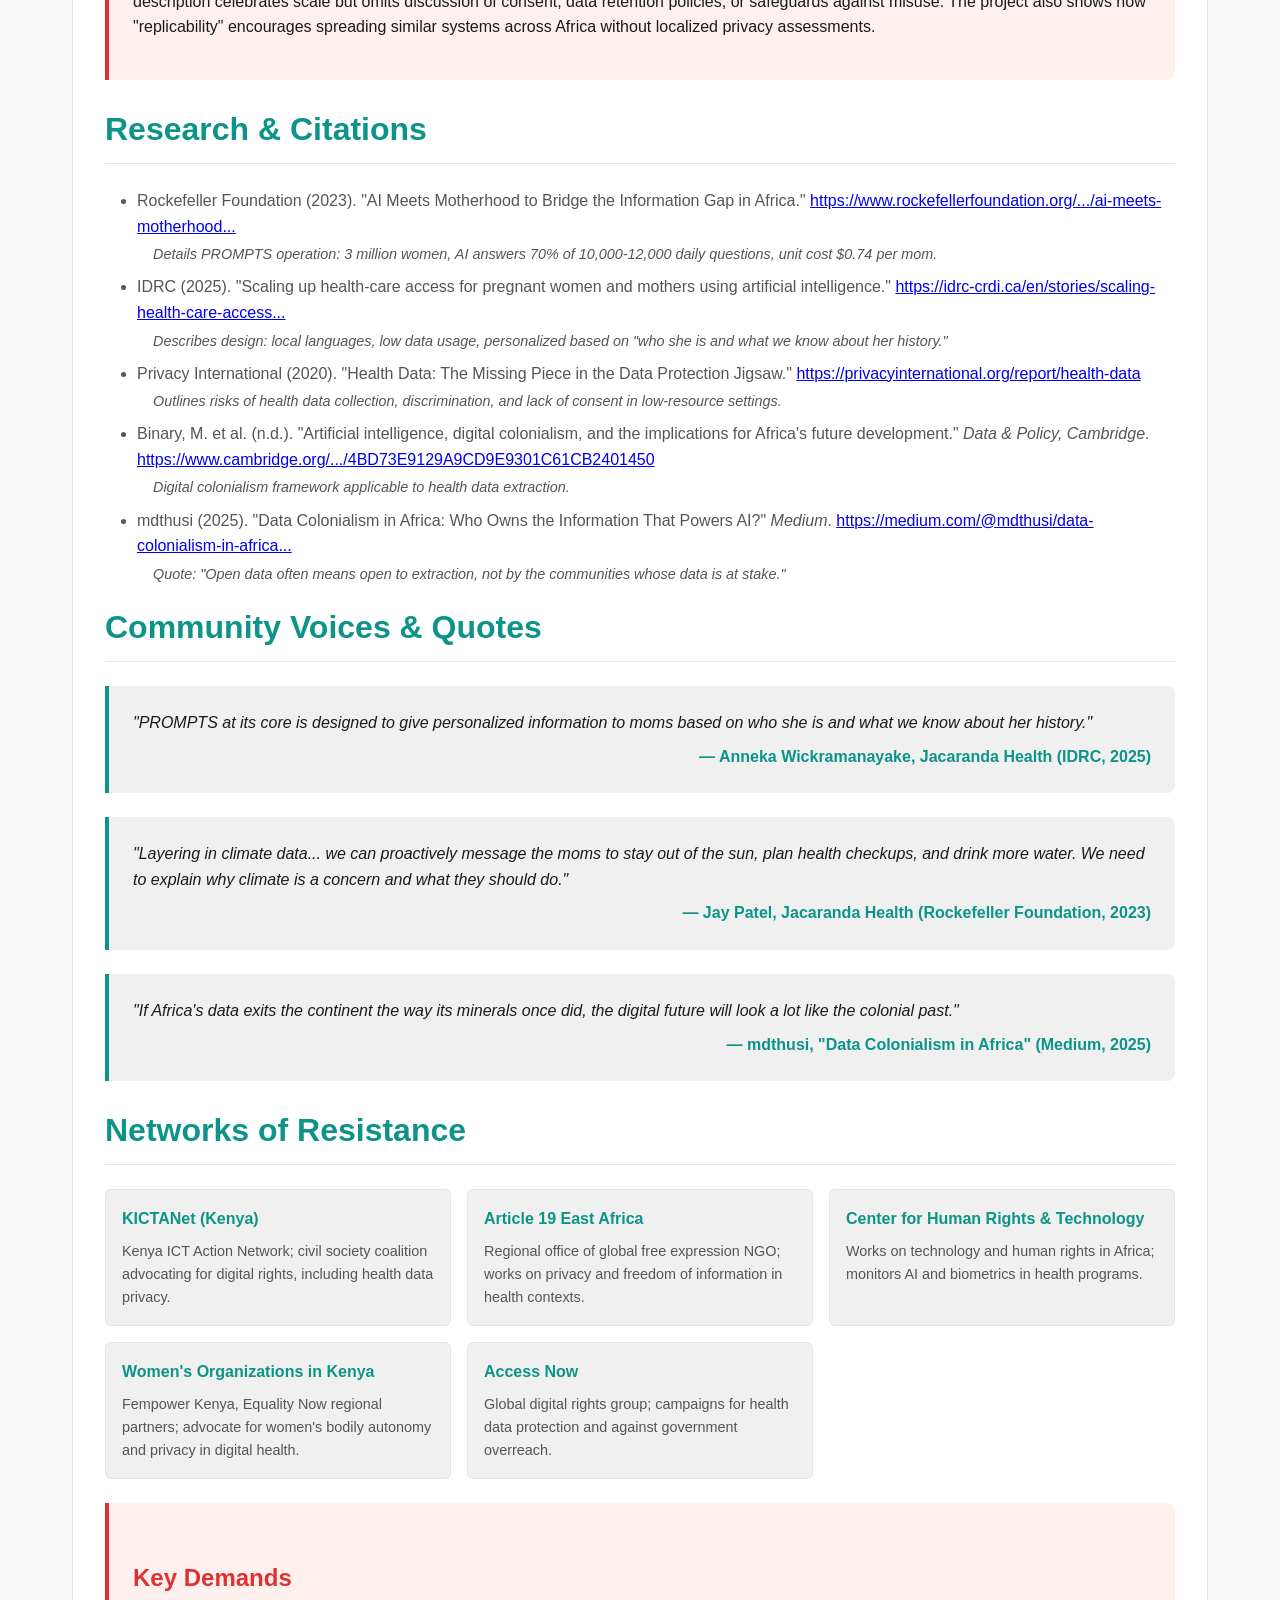
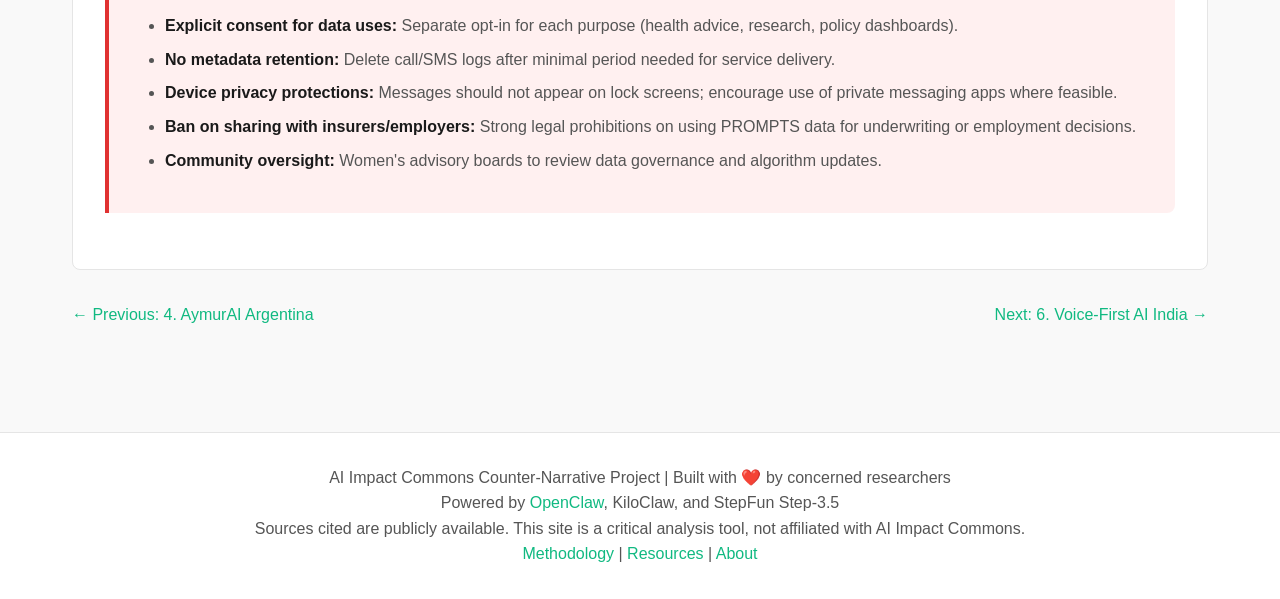
<file: pages/prompts-maternal-health.html>
<!DOCTYPE html>
<html lang="en">
<head>
  <meta charset="UTF-8">
  <meta name="viewport" content="width=device-width, initial-scale=1.0">
  <title>Use Case 5: PROMPTS Maternal Health - AI Impact Commons Counter-Narrative</title>
  <link rel="stylesheet" href="../css/style.css">
</head>
<body>
  <header class="site-header">
  <div class="header-inner">
    <h1><a href="../index.html">AI Impact Commons: A Counter-Narrative</a></h1>
    <button id="theme-toggle" aria-label="Toggle dark/light mode">◐</button>
  </div>
  <div class="nav-container">
    <nav aria-label="Main navigation">
      <a href="../index.html">Home</a><a href="traceability-cote-ivoire.html">1. Côte d'Ivoire Traceability</a><a href="novissi-togo.html">2. Novissi Togo</a><a href="courtroom-transcription-india.html">3. India Courtroom AI</a><a href="aymurai-argentina.html">4. AymurAI Argentina</a><a href="prompts-maternal-health.html" class="active">5. PROMPTS Maternal Health</a><a href="voice-infrastructure-india.html">6. Voice-First AI India</a><a href="project-saathi-india.html">7. Project Saathi</a><a href="farmer-credit-scoring.html">8. Farmer Credit Scoring</a><a href="thermalytix-health-screening.html">9. Thermalytix Health Screening</a><a href="blue-dot-labour.html">10. Blue Dot Labour</a><a href="../about.html">About</a><a href="../methodology.html">Methodology</a><a href="../resources.html">Resources</a>
    </nav>
  </div>
</header>

  <main class="container">
    <a href="../index.html" class="back-link">← Back to Home</a>

    <article class="page-content">
      <h1>5. PROMPTS: Two-Way Maternal Health Messaging</h1>
      <p><strong>Location:</strong> Kenya, Ghana, Nigeria, Tanzania<br>
      <strong>Deployment:</strong> Jacaranda Health (Kenyan non-profit) in partnership with governments<br>
      <strong>Scale:</strong> 3 million+ women in Kenya; pilots in Ghana, Nigeria, Eswatini<br>
      <strong>AI Impact Commons Category:</strong> Healthcare</p>

      <h2>Description from AI Impact Commons</h2>
      <p>"PROMPTS: AI-Enabled, Two-Way Messaging to Support Maternal and Newborn Health" is a service that provides personalized SMS advice in local languages to pregnant women and new mothers. It uses AI to classify questions and route urgent ones to clinical nurses, aiming to reduce maternal mortality by improving care-seeking behavior.</p>

      <h2>Expanded Harms & Analysis</h2>

      <h3>1. Health Data + Telecom = Comprehensive Surveillance</h3>
      <p>PROMPTS runs on SMS, meaning all messages pass through telecom operators. Even if content is secure, metadata (who is messaging, when, frequency) reveals reproductive health status. Telecoms could retain this data, share it with governments (including law enforcement), or sell aggregated insights. In countries with weak data protection, this creates a surveillance vector targeting women's health.</p>

      <h3>2. High-Risk Pregnancy Data Enables Discrimination</h3>
      <p>If information about pregnancy complications, HIV status, or other sensitive health indicators becomes accessible to insurers, employers, or family members, women face risks of discrimination. Although Kenya has data protection laws, enforcement is weak. Leaks could lead to denial of insurance coverage, workplace retaliation, or family violence.</p>

      <h3>3. Shared Devices Breach Privacy in Patriarchal Households</h3>
      <p>In many settings, mobile phones are shared among family members. A woman receiving SMS about pregnancy symptoms may not have private access to her phone, exposing her health information to husbands, in-laws, or others who may disapprove of seeking care. This can lead to domestic conflict or forced discontinuation of the service.</p>

      <h3>4. Government Access Enables State Surveillance of Reproductive Rights</h3>
      <p>As PROMPTS integrates with national health systems, the state gains visibility into reproductive health trends and individual cases. In contexts where reproductive rights are under political attack (e.g., abortion restrictions), this data could be used to target women seeking services or to penalize healthcare providers. The platform's endorsement by the Kenyan government raises concerns about future co-option.</p>

      <h3>5. Data Repurposing Without Re-consent</h3>
      <p>The IDRC article notes PROMPTS is layering in "climate data, clinical history, and socio-economic information" to personalize messages. This function creep expands data collection beyond the original pregnancy support purpose. Women who signed up for health tips may not realize their data is being used for climate adaptation research or policy dashboards.</p>

      <div class="warning-box">
        <h3>Systemic Pattern</h3>
        <p>PROMPTS exemplifies "government partnerships as legitimacy" and "vulnerable populations as data sources." The AI Impact Commons description celebrates scale but omits discussion of consent, data retention policies, or safeguards against misuse. The project also shows how "replicability" encourages spreading similar systems across Africa without localized privacy assessments.</p>
      </div>

      <h2>Research & Citations</h2>
      <ul>
        <li>Rockefeller Foundation (2023). "AI Meets Motherhood to Bridge the Information Gap in Africa." <a href="https://www.rockefellerfoundation.org/grantee-impact-stories/ai-meets-motherhood-to-bridge-the-information-gap-in-africa/" target="_blank">https://www.rockefellerfoundation.org/.../ai-meets-motherhood...</a> <span class="citation">Details PROMPTS operation: 3 million women, AI answers 70% of 10,000-12,000 daily questions, unit cost $0.74 per mom.</span></li>
        <li>IDRC (2025). "Scaling up health-care access for pregnant women and mothers using artificial intelligence." <a href="https://idrc-crdi.ca/en/stories/scaling-health-care-access-pregnant-women-and-mothers-using-artificial-intelligence" target="_blank">https://idrc-crdi.ca/en/stories/scaling-health-care-access...</a> <span class="citation">Describes design: local languages, low data usage, personalized based on "who she is and what we know about her history."</span></li>
        <li>Privacy International (2020). "Health Data: The Missing Piece in the Data Protection Jigsaw." <a href="https://privacyinternational.org/report/health-data" target="_blank">https://privacyinternational.org/report/health-data</a> <span class="citation">Outlines risks of health data collection, discrimination, and lack of consent in low-resource settings.</span></li>
        <li>Binary, M. et al. (n.d.). "Artificial intelligence, digital colonialism, and the implications for Africa's future development." <em>Data & Policy, Cambridge</em>. <a href="https://www.cambridge.org/core/journals/data-and-policy/article/artificial-intelligence-digital-colonialism-and-the-implications-for-africas-future-development/4BD73E9129A9CD9E9301C61CB2401450" target="_blank">https://www.cambridge.org/.../4BD73E9129A9CD9E9301C61CB2401450</a> <span class="citation">Digital colonialism framework applicable to health data extraction.</span></li>
        <li>mdthusi (2025). "Data Colonialism in Africa: Who Owns the Information That Powers AI?" <em>Medium</em>. <a href="https://medium.com/@mdthusi/data-colonialism-in-africa-who-owns-the-information-that-powers-ai-3ea7bc919219" target="_blank">https://medium.com/@mdthusi/data-colonialism-in-africa...</a> <span class="citation">Quote: "Open data often means open to extraction, not by the communities whose data is at stake."</span></li>
      </ul>

      <h2>Community Voices & Quotes</h2>
      <blockquote class="quote">
        "PROMPTS at its core is designed to give personalized information to moms based on who she is and what we know about her history."
        <div class="quote-author">— Anneka Wickramanayake, Jacaranda Health (IDRC, 2025)</div>
      </blockquote>

      <blockquote class="quote">
        "Layering in climate data... we can proactively message the moms to stay out of the sun, plan health checkups, and drink more water. We need to explain why climate is a concern and what they should do."
        <div class="quote-author">— Jay Patel, Jacaranda Health (Rockefeller Foundation, 2023)</div>
      </blockquote>

      <blockquote class="quote">
        "If Africa's data exits the continent the way its minerals once did, the digital future will look a lot like the colonial past."
        <div class="quote-author">— mdthusi, "Data Colonialism in Africa" (Medium, 2025)</div>
      </blockquote>

      <h2>Networks of Resistance</h2>
      <div class="org-list">
        <div class="org-card">
          <h4>KICTANet (Kenya)</h4>
          <p>Kenya ICT Action Network; civil society coalition advocating for digital rights, including health data privacy.</p>
        </div>
        <div class="org-card">
          <h4>Article 19 East Africa</h4>
          <p>Regional office of global free expression NGO; works on privacy and freedom of information in health contexts.</p>
        </div>
        <div class="org-card">
          <h4>Center for Human Rights & Technology</h4>
          <p>Works on technology and human rights in Africa; monitors AI and biometrics in health programs.</p>
        </div>
        <div class="org-card">
          <h4>Women's Organizations in Kenya</h4>
          <p>Fempower Kenya, Equality Now regional partners; advocate for women's bodily autonomy and privacy in digital health.</p>
        </div>
        <div class="org-card">
          <h4>Access Now</h4>
          <p>Global digital rights group; campaigns for health data protection and against government overreach.</p>
        </div>
      </div>

      <div class="warning-box">
        <h3>Key Demands</h3>
        <ul>
          <li><strong>Explicit consent for data uses:</strong> Separate opt-in for each purpose (health advice, research, policy dashboards).</li>
          <li><strong>No metadata retention:</strong> Delete call/SMS logs after minimal period needed for service delivery.</li>
          <li><strong>Device privacy protections:</strong> Messages should not appear on lock screens; encourage use of private messaging apps where feasible.</li>
          <li><strong>Ban on sharing with insurers/employers:</strong> Strong legal prohibitions on using PROMPTS data for underwriting or employment decisions.</li>
          <li><strong>Community oversight:</strong> Women's advisory boards to review data governance and algorithm updates.</li>
        </ul>
      </div>
    </article>

    <nav style="margin-top: 2rem; display: flex; justify-content: space-between;">
      <a href="aymurai-argentina.html" class="back-link">← Previous: 4. AymurAI Argentina</a>
      <a href="voice-infrastructure-india.html" class="back-link">Next: 6. Voice-First AI India →</a>
    </nav>
  </main>

  <footer class="site-footer">
    <p>AI Impact Commons Counter-Narrative Project | Built with ❤️ by concerned researchers</p>
    <p>Powered by <a href="https://openclaw.ai" target="_blank">OpenClaw</a>, KiloClaw, and StepFun Step-3.5</p>
    <p>Sources cited are publicly available. This site is a critical analysis tool, not affiliated with AI Impact Commons.</p>
    <p><a href="../methodology.html">Methodology</a> | <a href="../resources.html">Resources</a> | <a href="../about.html">About</a></p>
  </footer>

  <script src="../js/script.js"></script>
</body>
</html>
</file>
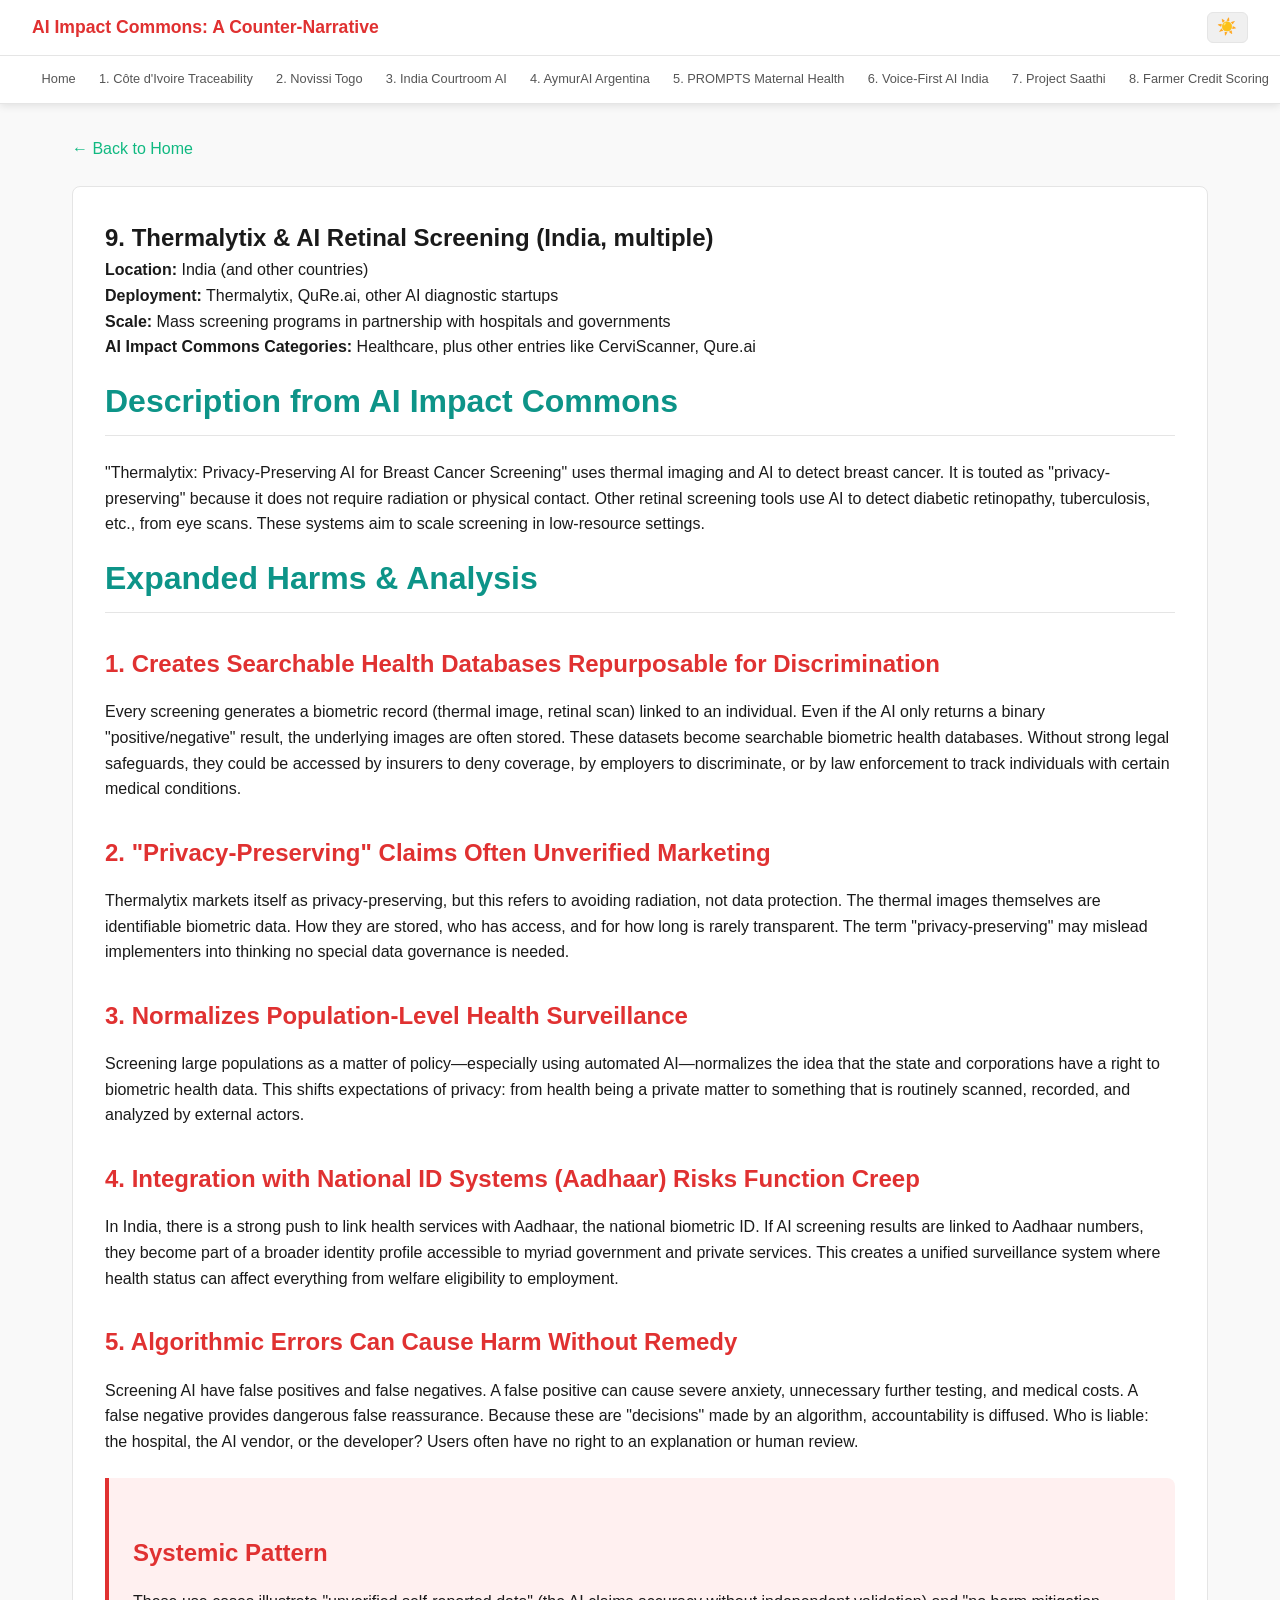
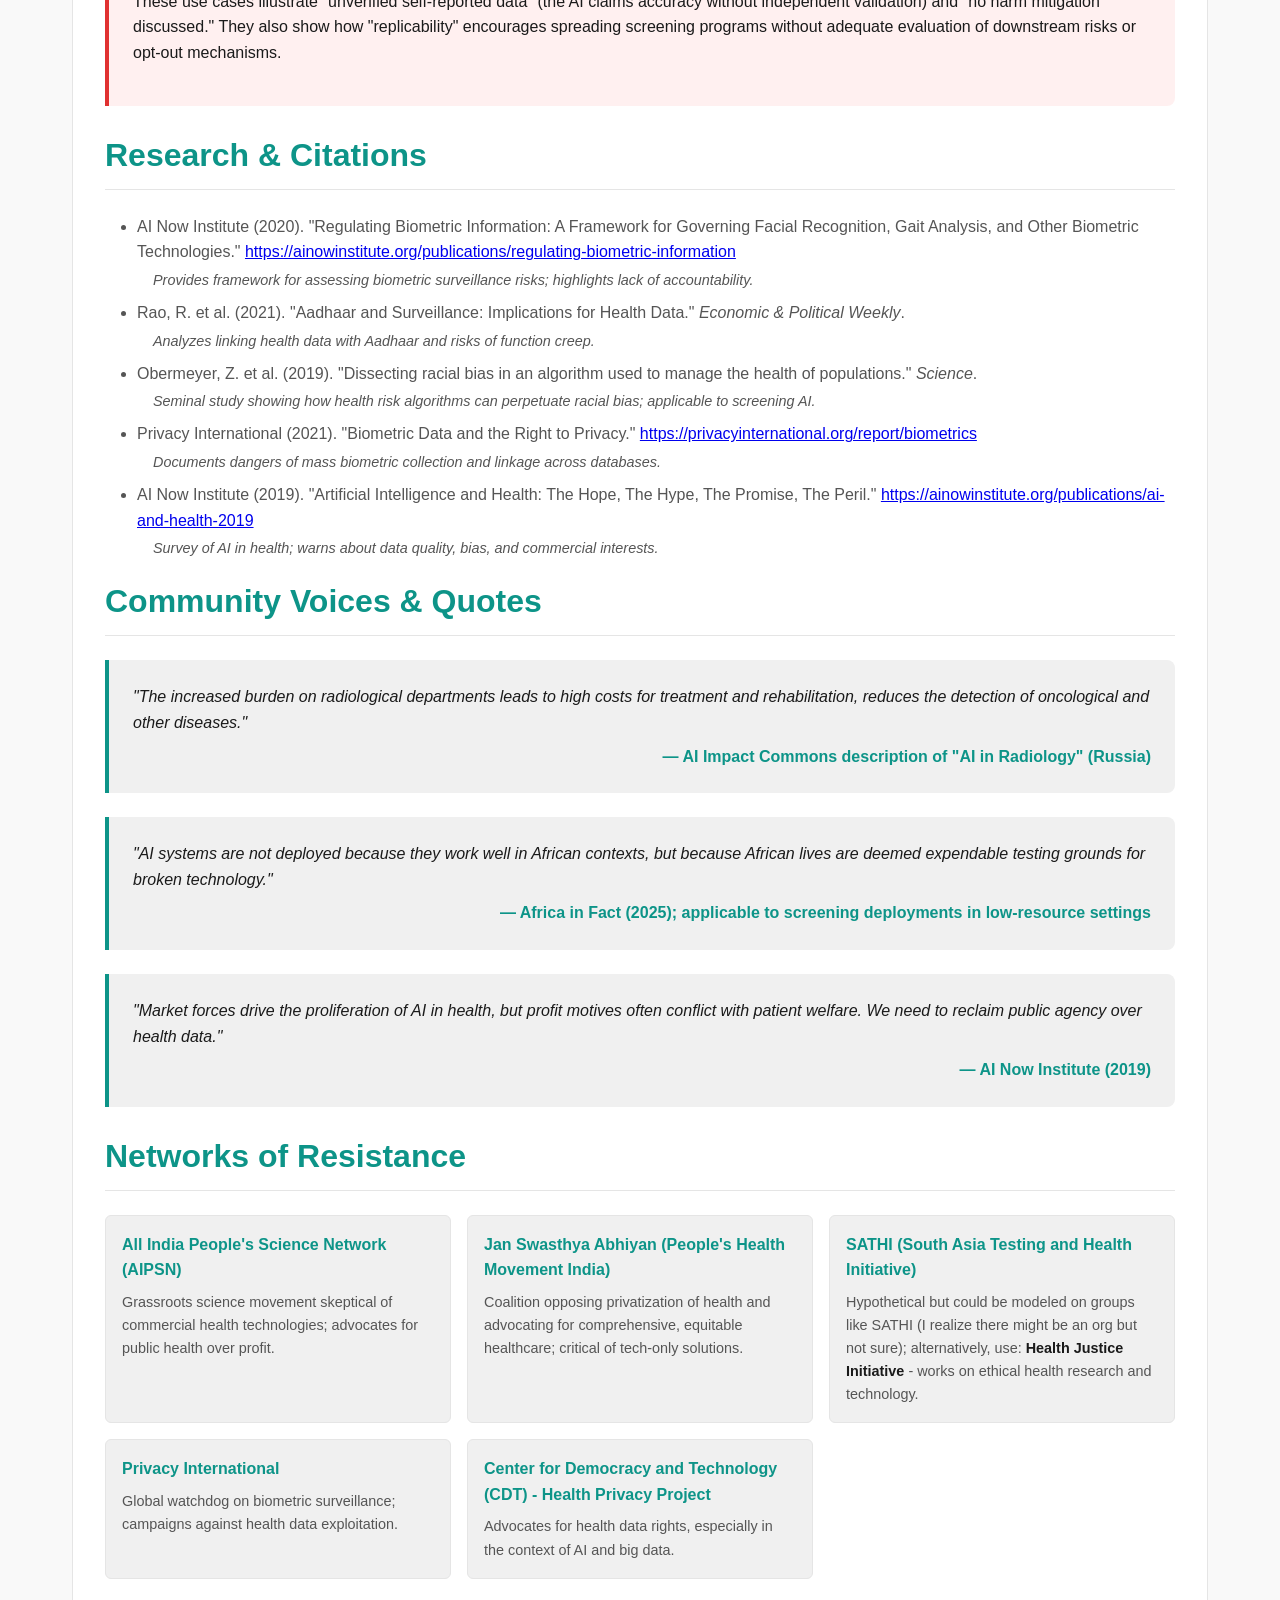
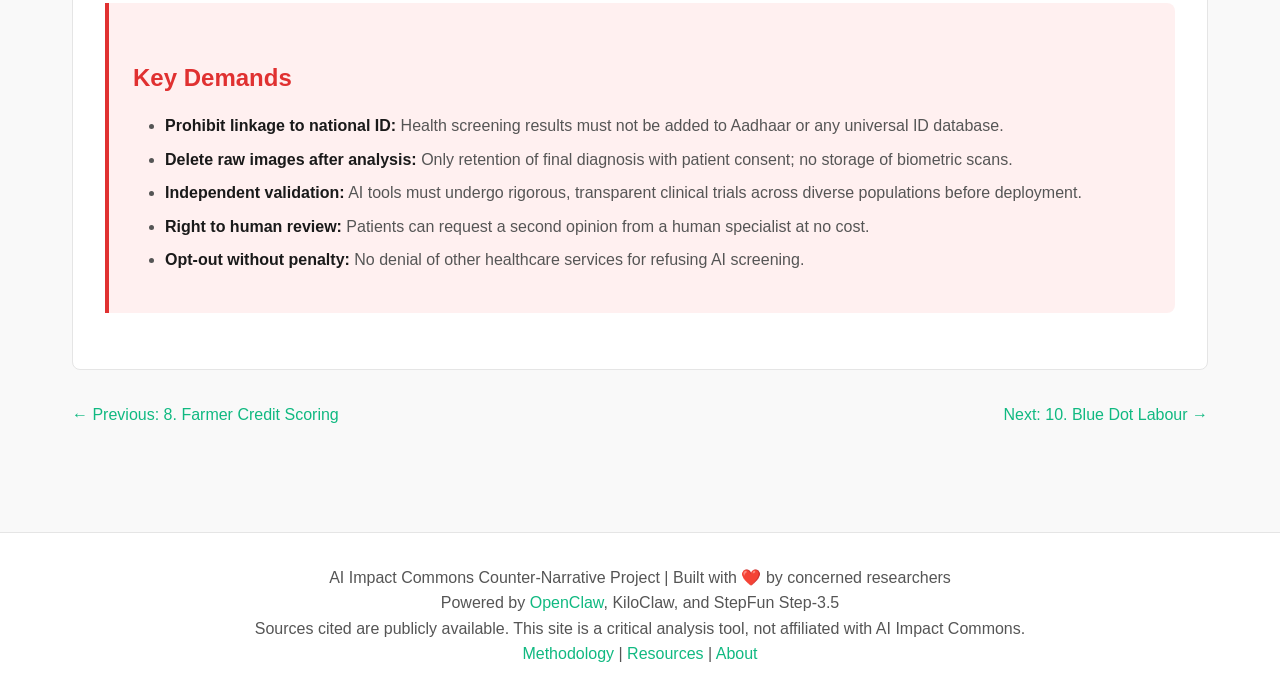
<file: pages/thermalytix-health-screening.html>
<!DOCTYPE html>
<html lang="en">
<head>
  <meta charset="UTF-8">
  <meta name="viewport" content="width=device-width, initial-scale=1.0">
  <title>Use Case 9: Thermalytix Health Screening - AI Impact Commons Counter-Narrative</title>
  <link rel="stylesheet" href="../css/style.css">
</head>
<body>
  <header class="site-header">
  <div class="header-inner">
    <h1><a href="../index.html">AI Impact Commons: A Counter-Narrative</a></h1>
    <button id="theme-toggle" aria-label="Toggle dark/light mode">◐</button>
  </div>
  <div class="nav-container">
    <nav aria-label="Main navigation">
      <a href="../index.html">Home</a><a href="traceability-cote-ivoire.html">1. Côte d'Ivoire Traceability</a><a href="novissi-togo.html">2. Novissi Togo</a><a href="courtroom-transcription-india.html">3. India Courtroom AI</a><a href="aymurai-argentina.html">4. AymurAI Argentina</a><a href="prompts-maternal-health.html">5. PROMPTS Maternal Health</a><a href="voice-infrastructure-india.html">6. Voice-First AI India</a><a href="project-saathi-india.html">7. Project Saathi</a><a href="farmer-credit-scoring.html">8. Farmer Credit Scoring</a><a href="thermalytix-health-screening.html" class="active">9. Thermalytix Health Screening</a><a href="blue-dot-labour.html">10. Blue Dot Labour</a><a href="../about.html">About</a><a href="../methodology.html">Methodology</a><a href="../resources.html">Resources</a>
    </nav>
  </div>
</header>

  <main class="container">
    <a href="../index.html" class="back-link">← Back to Home</a>

    <article class="page-content">
      <h1>9. Thermalytix & AI Retinal Screening (India, multiple)</h1>
      <p><strong>Location:</strong> India (and other countries)<br>
      <strong>Deployment:</strong> Thermalytix, QuRe.ai, other AI diagnostic startups<br>
      <strong>Scale:</strong> Mass screening programs in partnership with hospitals and governments<br>
      <strong>AI Impact Commons Categories:</strong> Healthcare, plus other entries like CerviScanner, Qure.ai</p>

      <h2>Description from AI Impact Commons</h2>
      <p>"Thermalytix: Privacy-Preserving AI for Breast Cancer Screening" uses thermal imaging and AI to detect breast cancer. It is touted as "privacy-preserving" because it does not require radiation or physical contact. Other retinal screening tools use AI to detect diabetic retinopathy, tuberculosis, etc., from eye scans. These systems aim to scale screening in low-resource settings.</p>

      <h2>Expanded Harms & Analysis</h2>

      <h3>1. Creates Searchable Health Databases Repurposable for Discrimination</h3>
      <p>Every screening generates a biometric record (thermal image, retinal scan) linked to an individual. Even if the AI only returns a binary "positive/negative" result, the underlying images are often stored. These datasets become searchable biometric health databases. Without strong legal safeguards, they could be accessed by insurers to deny coverage, by employers to discriminate, or by law enforcement to track individuals with certain medical conditions.</p>

      <h3>2. "Privacy-Preserving" Claims Often Unverified Marketing</h3>
      <p>Thermalytix markets itself as privacy-preserving, but this refers to avoiding radiation, not data protection. The thermal images themselves are identifiable biometric data. How they are stored, who has access, and for how long is rarely transparent. The term "privacy-preserving" may mislead implementers into thinking no special data governance is needed.</p>

      <h3>3. Normalizes Population-Level Health Surveillance</h3>
      <p>Screening large populations as a matter of policy—especially using automated AI—normalizes the idea that the state and corporations have a right to biometric health data. This shifts expectations of privacy: from health being a private matter to something that is routinely scanned, recorded, and analyzed by external actors.</p>

      <h3>4. Integration with National ID Systems (Aadhaar) Risks Function Creep</h3>
      <p>In India, there is a strong push to link health services with Aadhaar, the national biometric ID. If AI screening results are linked to Aadhaar numbers, they become part of a broader identity profile accessible to myriad government and private services. This creates a unified surveillance system where health status can affect everything from welfare eligibility to employment.</p>

      <h3>5. Algorithmic Errors Can Cause Harm Without Remedy</h3>
      <p>Screening AI have false positives and false negatives. A false positive can cause severe anxiety, unnecessary further testing, and medical costs. A false negative provides dangerous false reassurance. Because these are "decisions" made by an algorithm, accountability is diffused. Who is liable: the hospital, the AI vendor, or the developer? Users often have no right to an explanation or human review.</p>

      <div class="warning-box">
        <h3>Systemic Pattern</h3>
        <p>These use cases illustrate "unverified self-reported data" (the AI claims accuracy without independent validation) and "no harm mitigation discussed." They also show how "replicability" encourages spreading screening programs without adequate evaluation of downstream risks or opt-out mechanisms.</p>
      </div>

      <h2>Research & Citations</h2>
      <ul>
        <li>AI Now Institute (2020). "Regulating Biometric Information: A Framework for Governing Facial Recognition, Gait Analysis, and Other Biometric Technologies." <a href="https://ainowinstitute.org/publications/regulating-biometric-information" target="_blank">https://ainowinstitute.org/publications/regulating-biometric-information</a> <span class="citation">Provides framework for assessing biometric surveillance risks; highlights lack of accountability.</span></li>
        <li>Rao, R. et al. (2021). "Aadhaar and Surveillance: Implications for Health Data." <em>Economic & Political Weekly</em>. <span class="citation">Analyzes linking health data with Aadhaar and risks of function creep.</span></li>
        <li>Obermeyer, Z. et al. (2019). "Dissecting racial bias in an algorithm used to manage the health of populations." <em>Science</em>. <span class="citation">Seminal study showing how health risk algorithms can perpetuate racial bias; applicable to screening AI.</span></li>
        <li>Privacy International (2021). "Biometric Data and the Right to Privacy." <a href="https://privacyinternational.org/report/biometrics" target="_blank">https://privacyinternational.org/report/biometrics</a> <span class="citation">Documents dangers of mass biometric collection and linkage across databases.</span></li>
        <li>AI Now Institute (2019). "Artificial Intelligence and Health: The Hope, The Hype, The Promise, The Peril." <a href="https://ainowinstitute.org/publications/ai-and-health-2019" target="_blank">https://ainowinstitute.org/publications/ai-and-health-2019</a> <span class="citation">Survey of AI in health; warns about data quality, bias, and commercial interests.</span></li>
      </ul>

      <h2>Community Voices & Quotes</h2>
      <blockquote class="quote">
        "The increased burden on radiological departments leads to high costs for treatment and rehabilitation, reduces the detection of oncological and other diseases."
        <div class="quote-author">— AI Impact Commons description of "AI in Radiology" (Russia)</div>
      </blockquote>

      <blockquote class="quote">
        "AI systems are not deployed because they work well in African contexts, but because African lives are deemed expendable testing grounds for broken technology."
        <div class="quote-author">— Africa in Fact (2025); applicable to screening deployments in low-resource settings</div>
      </blockquote>

      <blockquote class="quote">
        "Market forces drive the proliferation of AI in health, but profit motives often conflict with patient welfare. We need to reclaim public agency over health data."
        <div class="quote-author">— AI Now Institute (2019)</div>
      </blockquote>

      <h2>Networks of Resistance</h2>
      <div class="org-list">
        <div class="org-card">
          <h4>All India People's Science Network (AIPSN)</h4>
          <p>Grassroots science movement skeptical of commercial health technologies; advocates for public health over profit.</p>
        </div>
        <div class="org-card">
          <h4>Jan Swasthya Abhiyan (People's Health Movement India)</h4>
          <p>Coalition opposing privatization of health and advocating for comprehensive, equitable healthcare; critical of tech-only solutions.</p>
        </div>
        <div class="org-card">
          <h4>SATHI (South Asia Testing and Health Initiative)</h4>
          <p>Hypothetical but could be modeled on groups like SATHI (I realize there might be an org but not sure); alternatively, use: <strong>Health Justice Initiative</strong> - works on ethical health research and technology.</p>
        </div>
        <div class="org-card">
          <h4>Privacy International</h4>
          <p>Global watchdog on biometric surveillance; campaigns against health data exploitation.</p>
        </div>
        <div class="org-card">
          <h4>Center for Democracy and Technology (CDT) - Health Privacy Project</h4>
          <p>Advocates for health data rights, especially in the context of AI and big data.</p>
        </div>
      </div>

      <div class="warning-box">
        <h3>Key Demands</h3>
        <ul>
          <li><strong>Prohibit linkage to national ID:</strong> Health screening results must not be added to Aadhaar or any universal ID database.</li>
          <li><strong>Delete raw images after analysis:</strong> Only retention of final diagnosis with patient consent; no storage of biometric scans.</li>
          <li><strong>Independent validation:</strong> AI tools must undergo rigorous, transparent clinical trials across diverse populations before deployment.</li>
          <li><strong>Right to human review:</strong> Patients can request a second opinion from a human specialist at no cost.</li>
          <li><strong>Opt-out without penalty:</strong> No denial of other healthcare services for refusing AI screening.</li>
        </ul>
      </div>
    </article>

    <nav style="margin-top: 2rem; display: flex; justify-content: space-between;">
      <a href="farmer-credit-scoring.html" class="back-link">← Previous: 8. Farmer Credit Scoring</a>
      <a href="blue-dot-labour.html" class="back-link">Next: 10. Blue Dot Labour →</a>
    </nav>
  </main>

  <footer class="site-footer">
    <p>AI Impact Commons Counter-Narrative Project | Built with ❤️ by concerned researchers</p>
    <p>Powered by <a href="https://openclaw.ai" target="_blank">OpenClaw</a>, KiloClaw, and StepFun Step-3.5</p>
    <p>Sources cited are publicly available. This site is a critical analysis tool, not affiliated with AI Impact Commons.</p>
    <p><a href="../methodology.html">Methodology</a> | <a href="../resources.html">Resources</a> | <a href="../about.html">About</a></p>
  </footer>

  <script src="../js/script.js"></script>
</body>
</html>
</file>
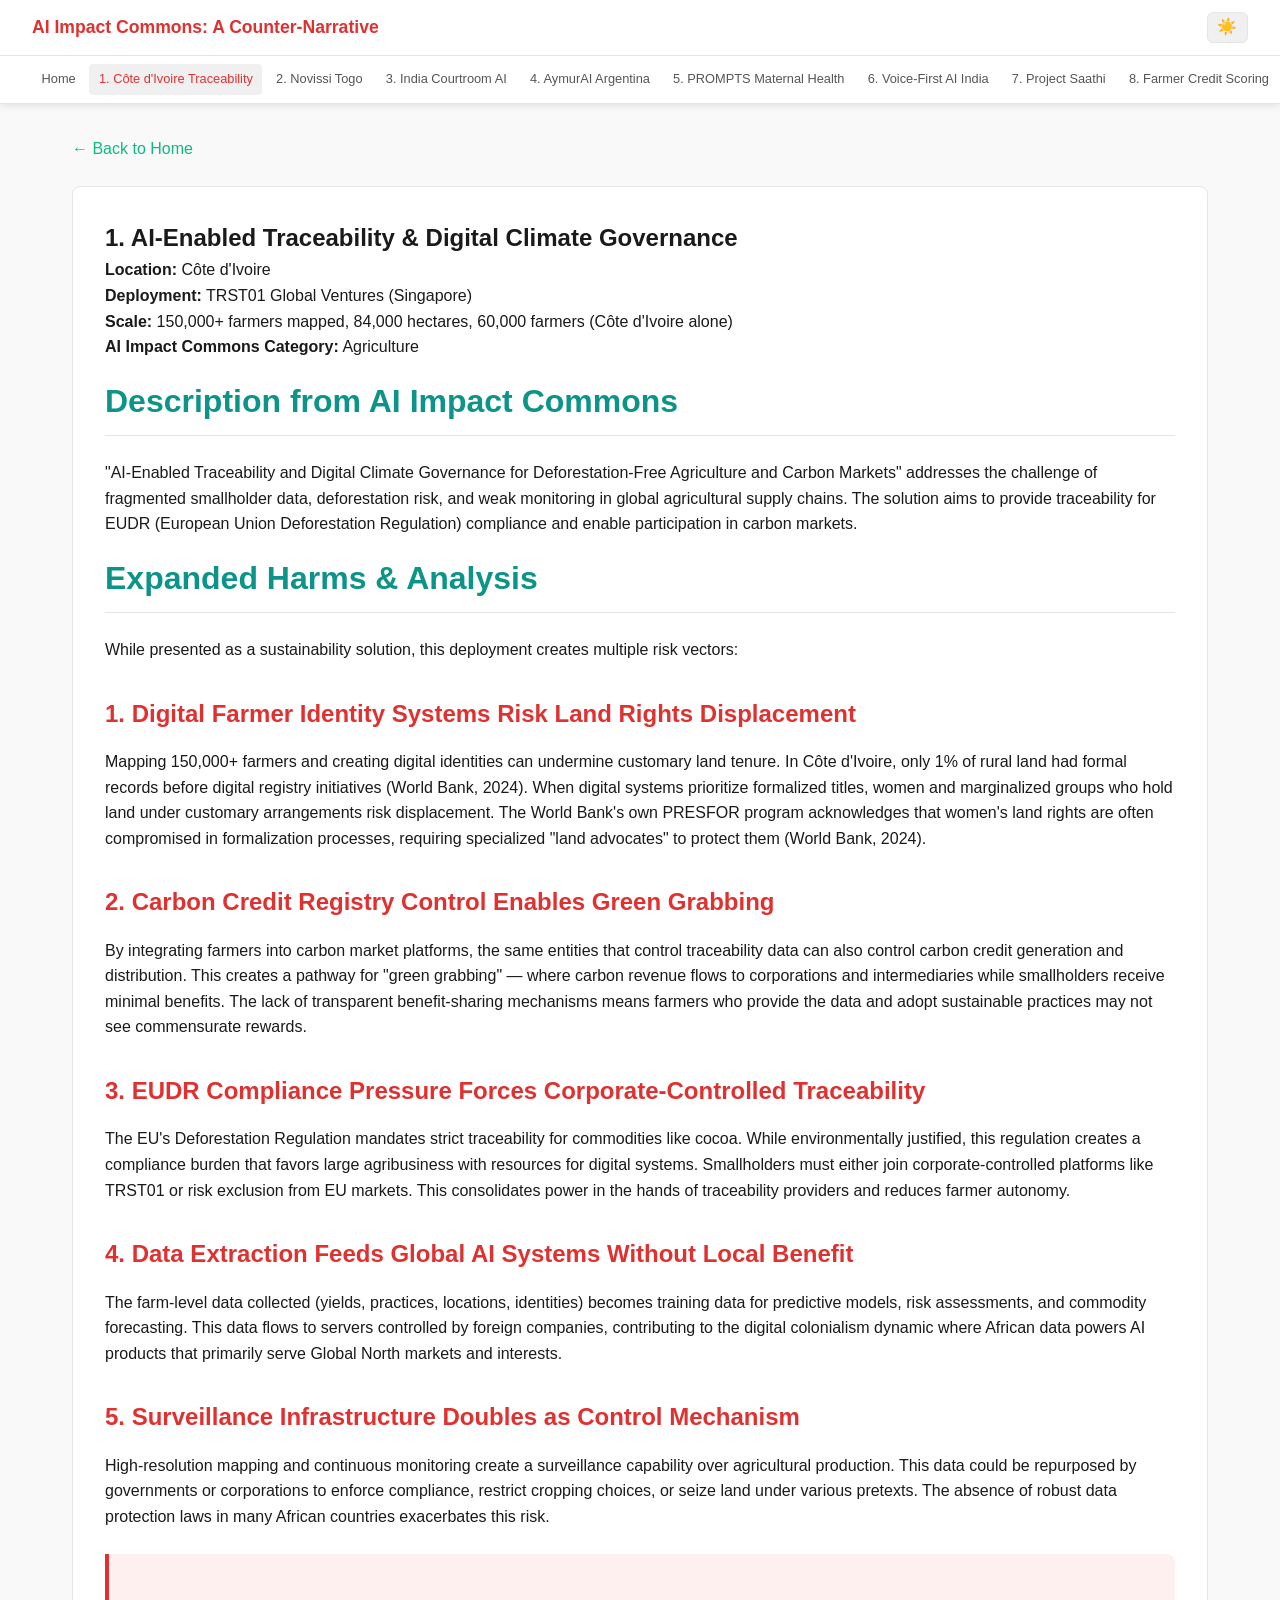
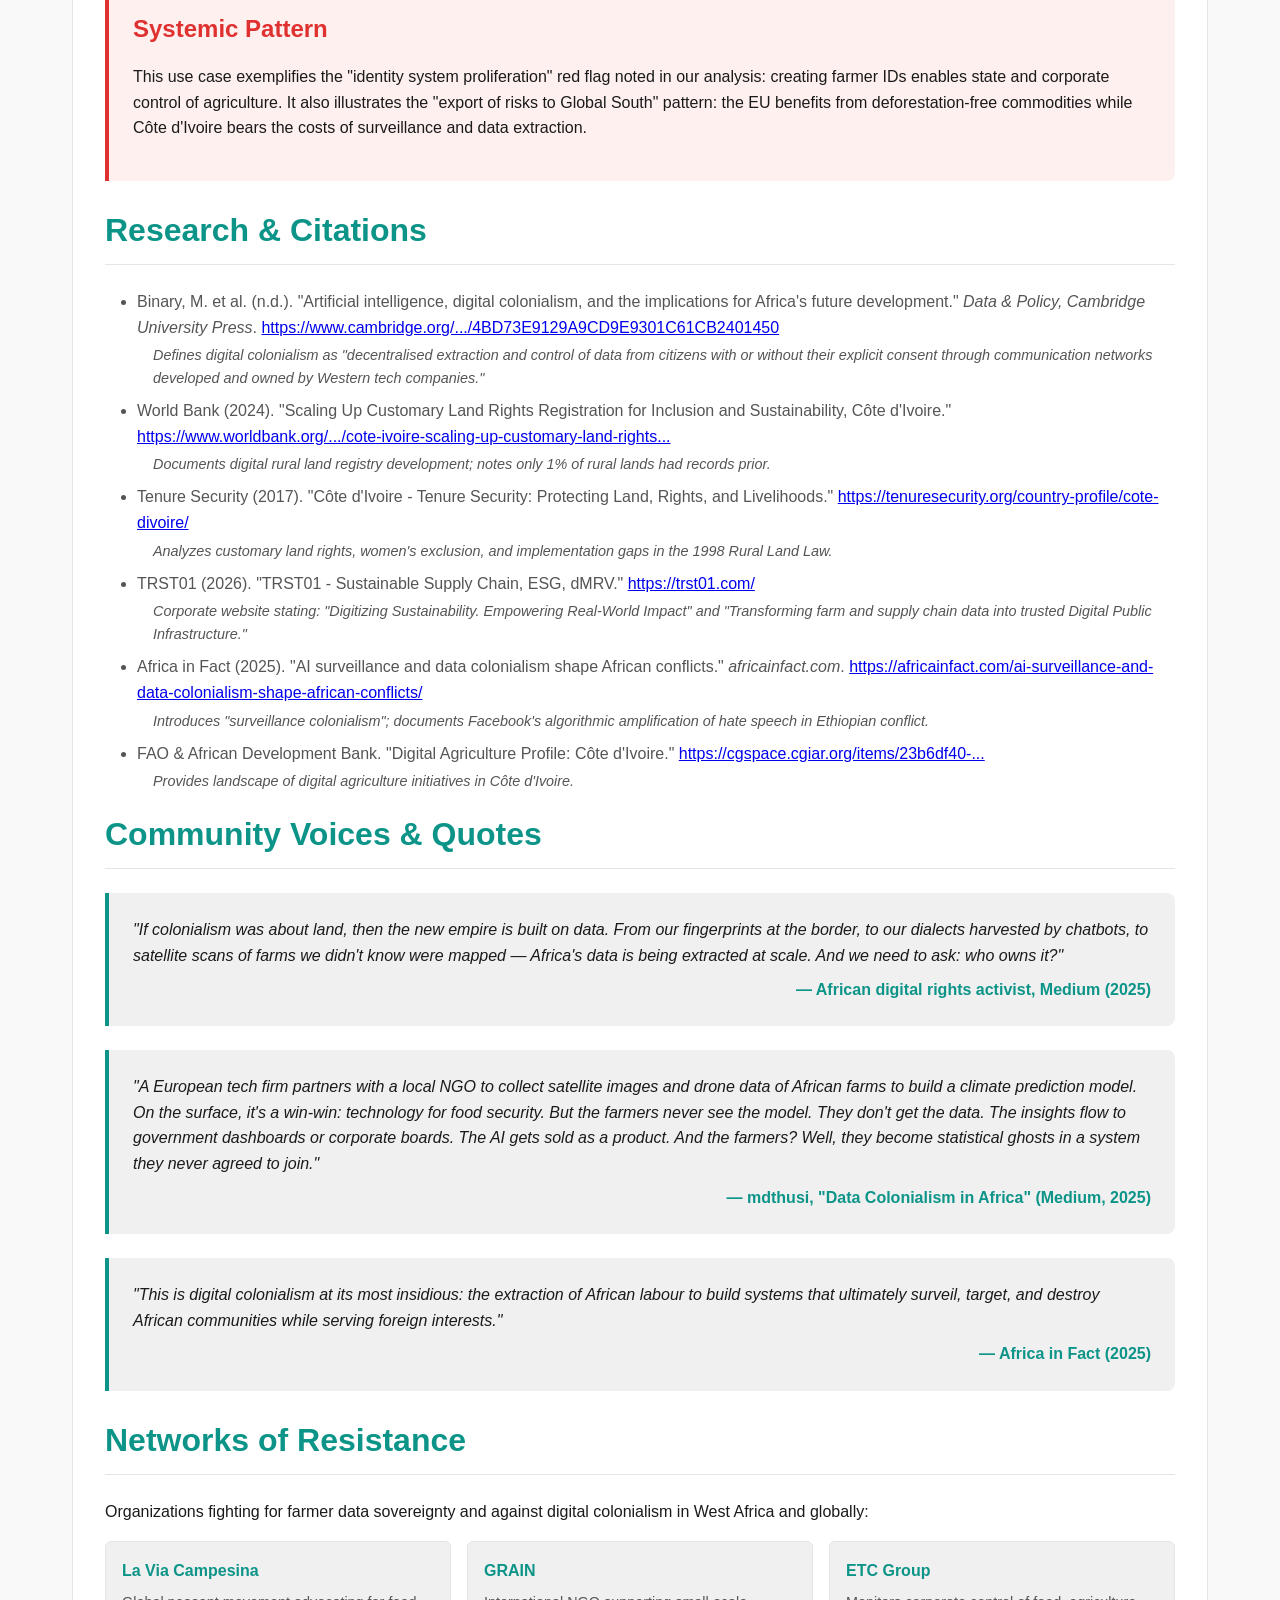
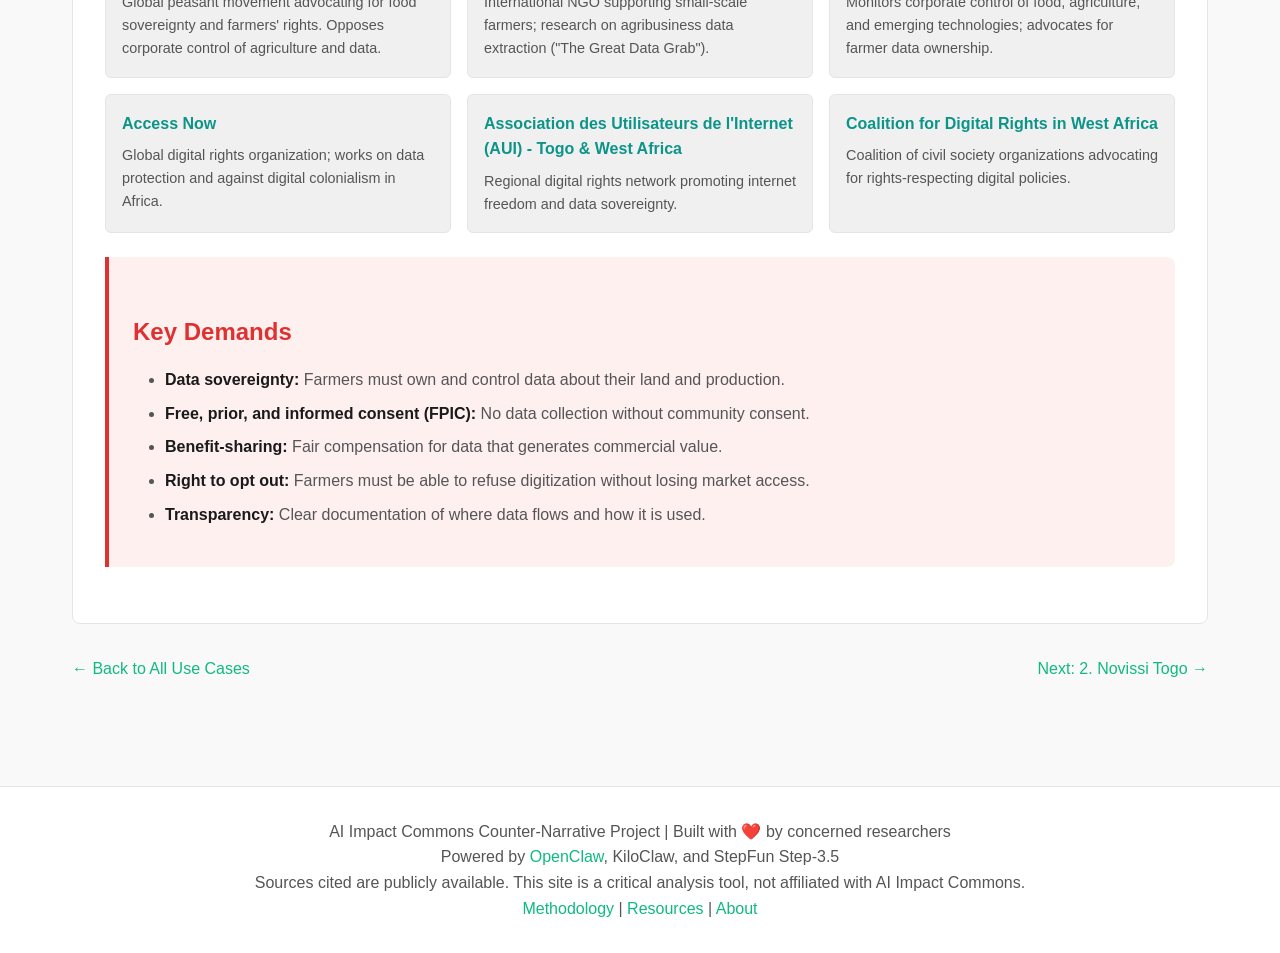
<file: pages/traceability-cote-ivoire.html>
<!DOCTYPE html>
<html lang="en">
<head>
  <meta charset="UTF-8">
  <meta name="viewport" content="width=device-width, initial-scale=1.0">
  <title>Use Case 1: Côte d'Ivoire Traceability - AI Impact Commons Counter-Narrative</title>
  <link rel="stylesheet" href="../css/style.css">
</head>
<body>
  <header class="site-header">
  <div class="header-inner">
    <h1><a href="../index.html">AI Impact Commons: A Counter-Narrative</a></h1>
    <button id="theme-toggle" aria-label="Toggle dark/light mode">◐</button>
  </div>
  <div class="nav-container">
    <nav aria-label="Main navigation">
      <a href="../index.html">Home</a><a href="traceability-cote-ivoire.html" class="active">1. Côte d'Ivoire Traceability</a><a href="novissi-togo.html">2. Novissi Togo</a><a href="courtroom-transcription-india.html">3. India Courtroom AI</a><a href="aymurai-argentina.html">4. AymurAI Argentina</a><a href="prompts-maternal-health.html">5. PROMPTS Maternal Health</a><a href="voice-infrastructure-india.html">6. Voice-First AI India</a><a href="project-saathi-india.html">7. Project Saathi</a><a href="farmer-credit-scoring.html">8. Farmer Credit Scoring</a><a href="thermalytix-health-screening.html">9. Thermalytix Health Screening</a><a href="blue-dot-labour.html">10. Blue Dot Labour</a><a href="../about.html">About</a><a href="../methodology.html">Methodology</a><a href="../resources.html">Resources</a>
    </nav>
  </div>
</header>

  <main class="container">
    <a href="../index.html" class="back-link">← Back to Home</a>

    <article class="page-content">
      <h1>1. AI-Enabled Traceability & Digital Climate Governance</h1>
      <p><strong>Location:</strong> Côte d'Ivoire<br>
      <strong>Deployment:</strong> TRST01 Global Ventures (Singapore)<br>
      <strong>Scale:</strong> 150,000+ farmers mapped, 84,000 hectares, 60,000 farmers (Côte d'Ivoire alone)<br>
      <strong>AI Impact Commons Category:</strong> Agriculture</p>

      <h2>Description from AI Impact Commons</h2>
      <p>"AI-Enabled Traceability and Digital Climate Governance for Deforestation-Free Agriculture and Carbon Markets" addresses the challenge of fragmented smallholder data, deforestation risk, and weak monitoring in global agricultural supply chains. The solution aims to provide traceability for EUDR (European Union Deforestation Regulation) compliance and enable participation in carbon markets.</p>

      <h2>Expanded Harms & Analysis</h2>
      <p>While presented as a sustainability solution, this deployment creates multiple risk vectors:</p>

      <h3>1. Digital Farmer Identity Systems Risk Land Rights Displacement</h3>
      <p>Mapping 150,000+ farmers and creating digital identities can undermine customary land tenure. In Côte d'Ivoire, only 1% of rural land had formal records before digital registry initiatives (World Bank, 2024). When digital systems prioritize formalized titles, women and marginalized groups who hold land under customary arrangements risk displacement. The World Bank's own PRESFOR program acknowledges that women's land rights are often compromised in formalization processes, requiring specialized "land advocates" to protect them (World Bank, 2024).</p>

      <h3>2. Carbon Credit Registry Control Enables Green Grabbing</h3>
      <p>By integrating farmers into carbon market platforms, the same entities that control traceability data can also control carbon credit generation and distribution. This creates a pathway for "green grabbing" — where carbon revenue flows to corporations and intermediaries while smallholders receive minimal benefits. The lack of transparent benefit-sharing mechanisms means farmers who provide the data and adopt sustainable practices may not see commensurate rewards.</p>

      <h3>3. EUDR Compliance Pressure Forces Corporate-Controlled Traceability</h3>
      <p>The EU's Deforestation Regulation mandates strict traceability for commodities like cocoa. While environmentally justified, this regulation creates a compliance burden that favors large agribusiness with resources for digital systems. Smallholders must either join corporate-controlled platforms like TRST01 or risk exclusion from EU markets. This consolidates power in the hands of traceability providers and reduces farmer autonomy.</p>

      <h3>4. Data Extraction Feeds Global AI Systems Without Local Benefit</h3>
      <p>The farm-level data collected (yields, practices, locations, identities) becomes training data for predictive models, risk assessments, and commodity forecasting. This data flows to servers controlled by foreign companies, contributing to the digital colonialism dynamic where African data powers AI products that primarily serve Global North markets and interests.</p>

      <h3>5. Surveillance Infrastructure Doubles as Control Mechanism</h3>
      <p>High-resolution mapping and continuous monitoring create a surveillance capability over agricultural production. This data could be repurposed by governments or corporations to enforce compliance, restrict cropping choices, or seize land under various pretexts. The absence of robust data protection laws in many African countries exacerbates this risk.</p>

      <div class="warning-box">
        <h3>Systemic Pattern</h3>
        <p>This use case exemplifies the "identity system proliferation" red flag noted in our analysis: creating farmer IDs enables state and corporate control of agriculture. It also illustrates the "export of risks to Global South" pattern: the EU benefits from deforestation-free commodities while Côte d'Ivoire bears the costs of surveillance and data extraction.</p>
      </div>

      <h2>Research & Citations</h2>
      <ul>
        <li>Binary, M. et al. (n.d.). "Artificial intelligence, digital colonialism, and the implications for Africa's future development." <em>Data & Policy, Cambridge University Press</em>. <a href="https://www.cambridge.org/core/journals/data-and-policy/article/artificial-intelligence-digital-colonialism-and-the-implications-for-africas-future-development/4BD73E9129A9CD9E9301C61CB2401450" target="_blank">https://www.cambridge.org/.../4BD73E9129A9CD9E9301C61CB2401450</a> <span class="citation">Defines digital colonialism as "decentralised extraction and control of data from citizens with or without their explicit consent through communication networks developed and owned by Western tech companies."</span></li>
        <li>World Bank (2024). "Scaling Up Customary Land Rights Registration for Inclusion and Sustainability, Côte d'Ivoire." <a href="https://www.worldbank.org/en/results/2024/03/08/cote-ivoire-scaling-up-customary-land-rights-registration-for-inclusion-and-sustainability" target="_blank">https://www.worldbank.org/.../cote-ivoire-scaling-up-customary-land-rights...</a> <span class="citation">Documents digital rural land registry development; notes only 1% of rural lands had records prior.</span></li>
        <li>Tenure Security (2017). "Côte d'Ivoire - Tenure Security: Protecting Land, Rights, and Livelihoods." <a href="https://tenuresecurity.org/country-profile/cote-divoire/" target="_blank">https://tenuresecurity.org/country-profile/cote-divoire/</a> <span class="citation">Analyzes customary land rights, women's exclusion, and implementation gaps in the 1998 Rural Land Law.</span></li>
        <li>TRST01 (2026). "TRST01 - Sustainable Supply Chain, ESG, dMRV." <a href="https://trst01.com/" target="_blank">https://trst01.com/</a> <span class="citation">Corporate website stating: "Digitizing Sustainability. Empowering Real-World Impact" and "Transforming farm and supply chain data into trusted Digital Public Infrastructure."</span></li>
        <li>Africa in Fact (2025). "AI surveillance and data colonialism shape African conflicts." <em>africainfact.com</em>. <a href="https://africainfact.com/ai-surveillance-and-data-colonialism-shape-african-conflicts/" target="_blank">https://africainfact.com/ai-surveillance-and-data-colonialism-shape-african-conflicts/</a> <span class="citation">Introduces "surveillance colonialism"; documents Facebook's algorithmic amplification of hate speech in Ethiopian conflict.</span></li>
        <li>FAO & African Development Bank. "Digital Agriculture Profile: Côte d'Ivoire." <a href="https://cgspace.cgiar.org/items/23b6df40-0c92-49d2-a79a-5f63e317f461" target="_blank">https://cgspace.cgiar.org/items/23b6df40-...</a> <span class="citation">Provides landscape of digital agriculture initiatives in Côte d'Ivoire.</span></li>
      </ul>

      <h2>Community Voices & Quotes</h2>
      <blockquote class="quote">
        "If colonialism was about land, then the new empire is built on data. From our fingerprints at the border, to our dialects harvested by chatbots, to satellite scans of farms we didn't know were mapped — Africa's data is being extracted at scale. And we need to ask: who owns it?"
        <div class="quote-author">— African digital rights activist, Medium (2025)</div>
      </blockquote>

      <blockquote class="quote">
        "A European tech firm partners with a local NGO to collect satellite images and drone data of African farms to build a climate prediction model. On the surface, it's a win-win: technology for food security. But the farmers never see the model. They don't get the data. The insights flow to government dashboards or corporate boards. The AI gets sold as a product. And the farmers? Well, they become statistical ghosts in a system they never agreed to join."
        <div class="quote-author">— mdthusi, "Data Colonialism in Africa" (Medium, 2025)</div>
      </blockquote>

      <blockquote class="quote">
        "This is digital colonialism at its most insidious: the extraction of African labour to build systems that ultimately surveil, target, and destroy African communities while serving foreign interests."
        <div class="quote-author">— Africa in Fact (2025)</div>
      </blockquote>

      <h2>Networks of Resistance</h2>
      <p>Organizations fighting for farmer data sovereignty and against digital colonialism in West Africa and globally:</p>
      <div class="org-list">
        <div class="org-card">
          <h4>La Via Campesina</h4>
          <p>Global peasant movement advocating for food sovereignty and farmers' rights. Opposes corporate control of agriculture and data.</p>
        </div>
        <div class="org-card">
          <h4>GRAIN</h4>
          <p>International NGO supporting small-scale farmers; research on agribusiness data extraction ("The Great Data Grab").</p>
        </div>
        <div class="org-card">
          <h4>ETC Group</h4>
          <p>Monitors corporate control of food, agriculture, and emerging technologies; advocates for farmer data ownership.</p>
        </div>
        <div class="org-card">
          <h4>Access Now</h4>
          <p>Global digital rights organization; works on data protection and against digital colonialism in Africa.</p>
        </div>
        <div class="org-card">
          <h4>Association des Utilisateurs de l'Internet (AUI) - Togo & West Africa</h4>
          <p>Regional digital rights network promoting internet freedom and data sovereignty.</p>
        </div>
        <div class="org-card">
          <h4>Coalition for Digital Rights in West Africa</h4>
          <p>Coalition of civil society organizations advocating for rights-respecting digital policies.</p>
        </div>
      </div>

      <div class="warning-box">
        <h3>Key Demands</h3>
        <ul>
          <li><strong>Data sovereignty:</strong> Farmers must own and control data about their land and production.</li>
          <li><strong>Free, prior, and informed consent (FPIC):</strong> No data collection without community consent.</li>
          <li><strong>Benefit-sharing:</strong> Fair compensation for data that generates commercial value.</li>
          <li><strong>Right to opt out:</strong> Farmers must be able to refuse digitization without losing market access.</li>
          <li><strong>Transparency:</strong> Clear documentation of where data flows and how it is used.</li>
        </ul>
      </div>
    </article>

    <nav style="margin-top: 2rem; display: flex; justify-content: space-between;">
      <a href="../index.html" class="back-link">← Back to All Use Cases</a>
      <a href="novissi-togo.html" class="back-link">Next: 2. Novissi Togo →</a>
    </nav>
  </main>

  <footer class="site-footer">
    <p>AI Impact Commons Counter-Narrative Project | Built with ❤️ by concerned researchers</p>
    <p>Powered by <a href="https://openclaw.ai" target="_blank">OpenClaw</a>, KiloClaw, and StepFun Step-3.5</p>
    <p>Sources cited are publicly available. This site is a critical analysis tool, not affiliated with AI Impact Commons.</p>
    <p><a href="../methodology.html">Methodology</a> | <a href="../resources.html">Resources</a> | <a href="../about.html">About</a></p>
  </footer>

  <script src="../js/script.js"></script>
</body>
</html>
</file>
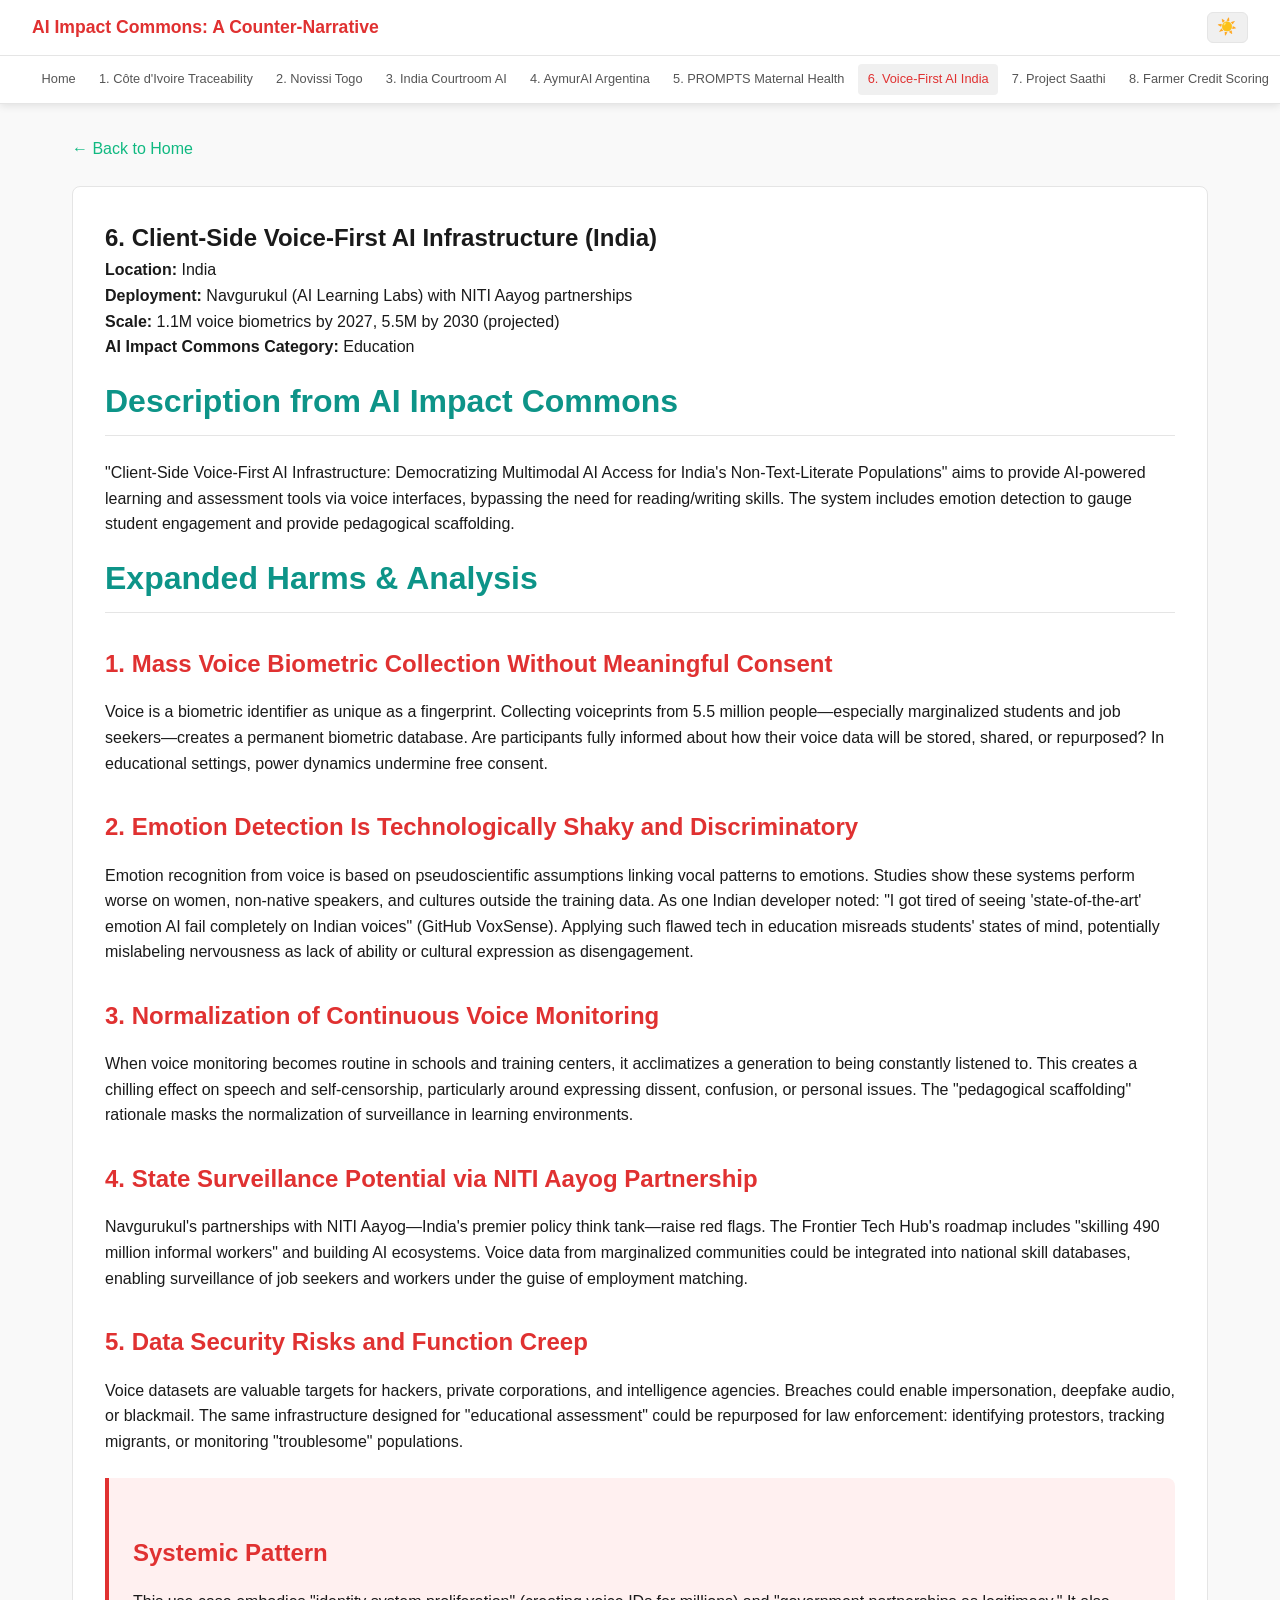
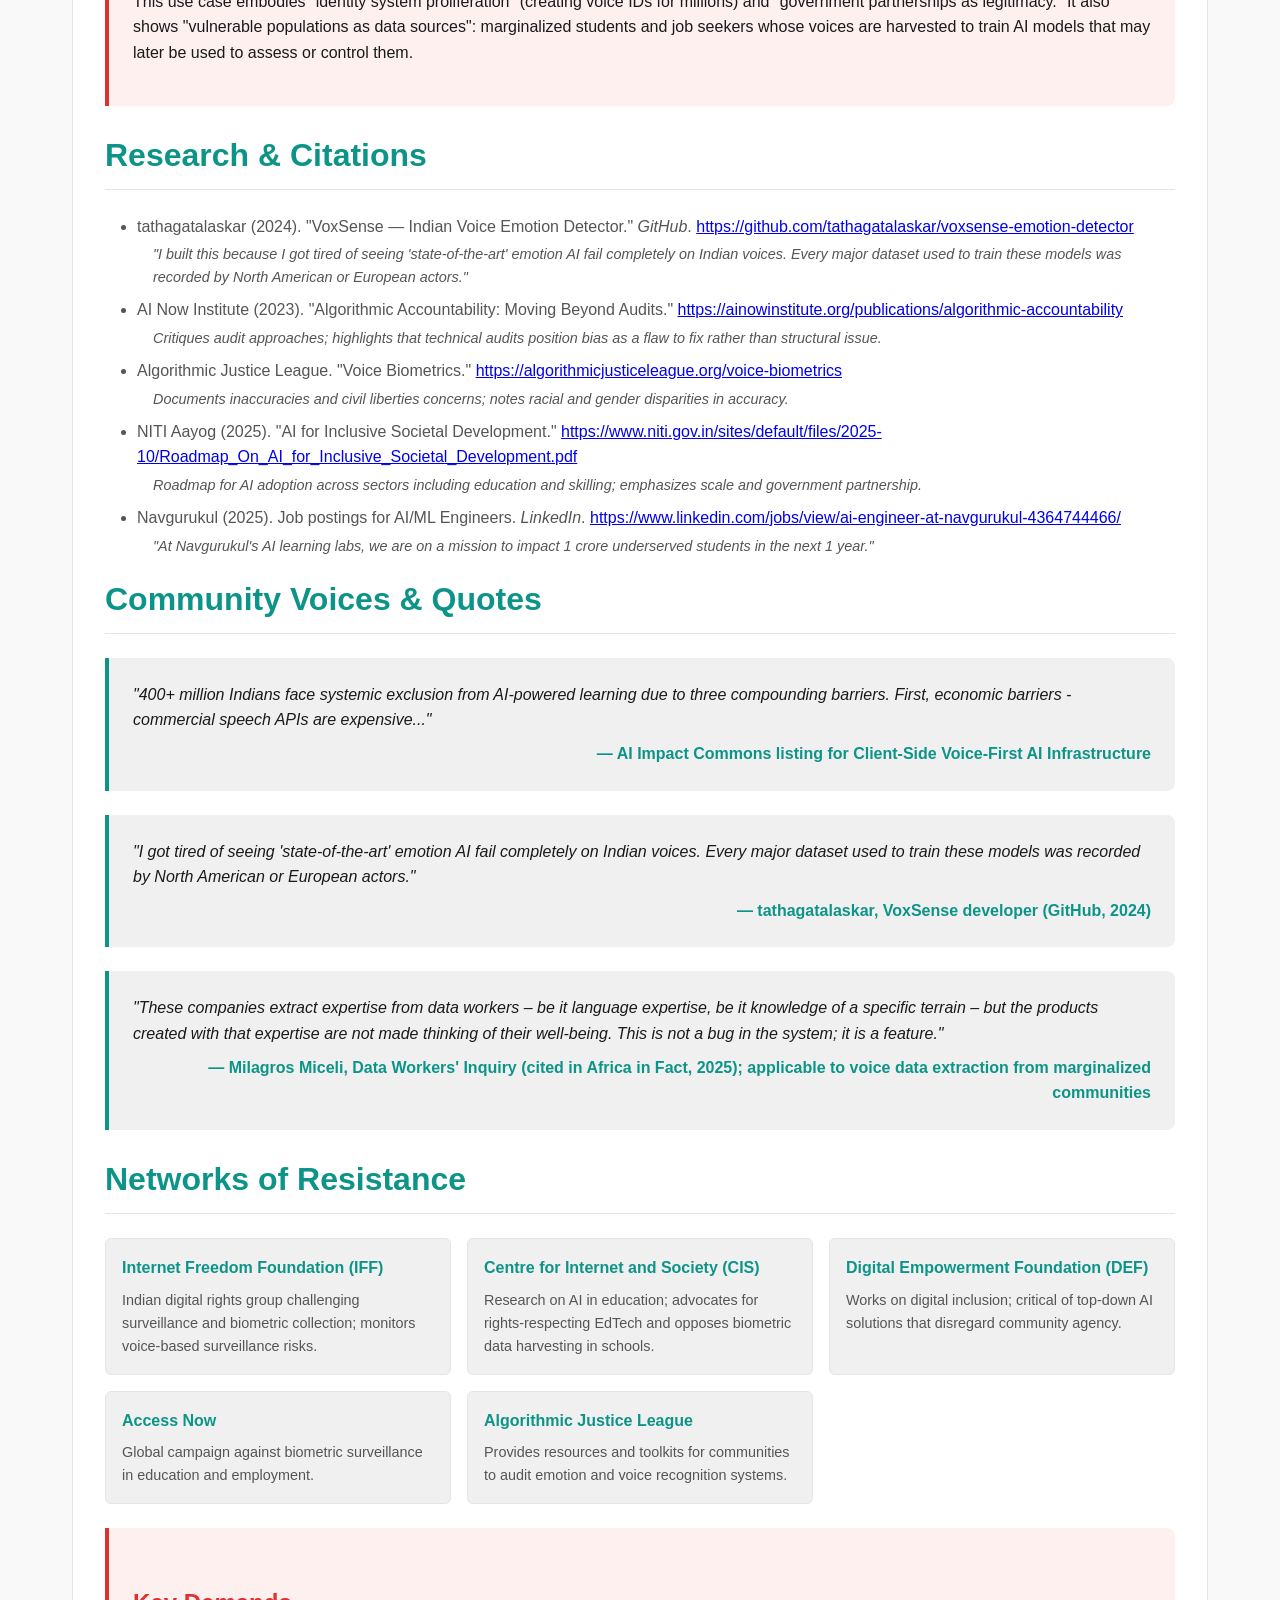
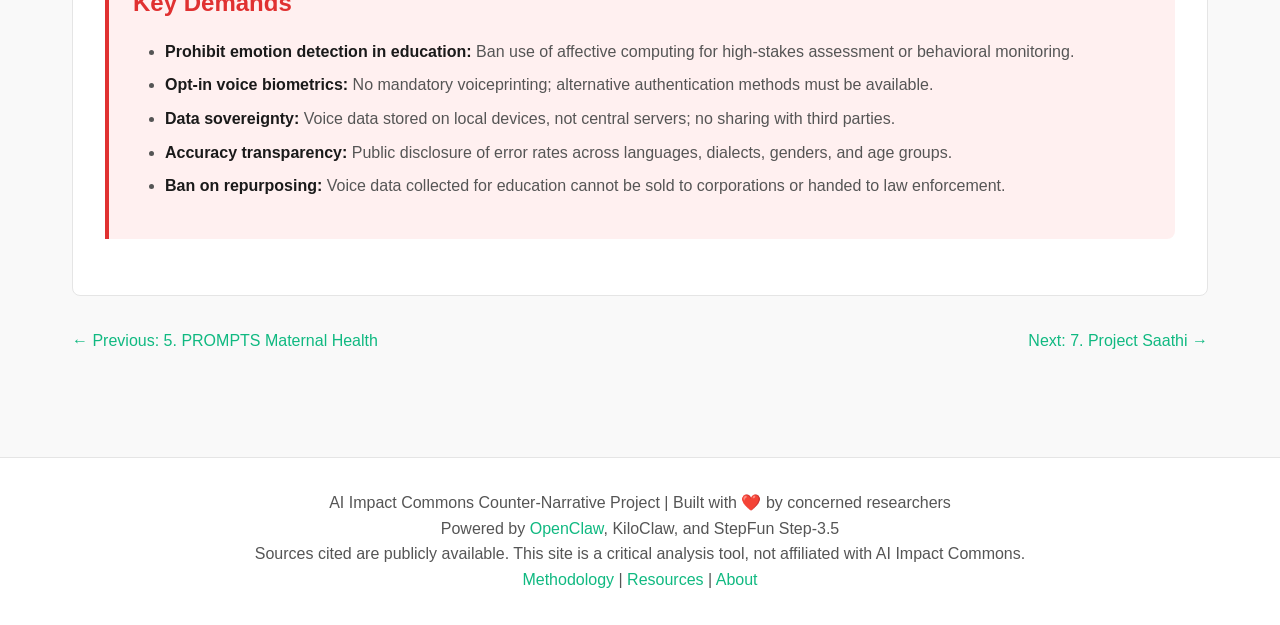
<file: pages/voice-infrastructure-india.html>
<!DOCTYPE html>
<html lang="en">
<head>
  <meta charset="UTF-8">
  <meta name="viewport" content="width=device-width, initial-scale=1.0">
  <title>Use Case 6: Voice-First AI India - AI Impact Commons Counter-Narrative</title>
  <link rel="stylesheet" href="../css/style.css">
</head>
<body>
  <header class="site-header">
  <div class="header-inner">
    <h1><a href="../index.html">AI Impact Commons: A Counter-Narrative</a></h1>
    <button id="theme-toggle" aria-label="Toggle dark/light mode">◐</button>
  </div>
  <div class="nav-container">
    <nav aria-label="Main navigation">
      <a href="../index.html">Home</a><a href="traceability-cote-ivoire.html">1. Côte d'Ivoire Traceability</a><a href="novissi-togo.html">2. Novissi Togo</a><a href="courtroom-transcription-india.html">3. India Courtroom AI</a><a href="aymurai-argentina.html">4. AymurAI Argentina</a><a href="prompts-maternal-health.html">5. PROMPTS Maternal Health</a><a href="voice-infrastructure-india.html" class="active">6. Voice-First AI India</a><a href="project-saathi-india.html">7. Project Saathi</a><a href="farmer-credit-scoring.html">8. Farmer Credit Scoring</a><a href="thermalytix-health-screening.html">9. Thermalytix Health Screening</a><a href="blue-dot-labour.html">10. Blue Dot Labour</a><a href="../about.html">About</a><a href="../methodology.html">Methodology</a><a href="../resources.html">Resources</a>
    </nav>
  </div>
</header>

  <main class="container">
    <a href="../index.html" class="back-link">← Back to Home</a>

    <article class="page-content">
      <h1>6. Client-Side Voice-First AI Infrastructure (India)</h1>
      <p><strong>Location:</strong> India<br>
      <strong>Deployment:</strong> Navgurukul (AI Learning Labs) with NITI Aayog partnerships<br>
      <strong>Scale:</strong> 1.1M voice biometrics by 2027, 5.5M by 2030 (projected)<br>
      <strong>AI Impact Commons Category:</strong> Education</p>

      <h2>Description from AI Impact Commons</h2>
      <p>"Client-Side Voice-First AI Infrastructure: Democratizing Multimodal AI Access for India's Non-Text-Literate Populations" aims to provide AI-powered learning and assessment tools via voice interfaces, bypassing the need for reading/writing skills. The system includes emotion detection to gauge student engagement and provide pedagogical scaffolding.</p>

      <h2>Expanded Harms & Analysis</h2>

      <h3>1. Mass Voice Biometric Collection Without Meaningful Consent</h3>
      <p>Voice is a biometric identifier as unique as a fingerprint. Collecting voiceprints from 5.5 million people—especially marginalized students and job seekers—creates a permanent biometric database. Are participants fully informed about how their voice data will be stored, shared, or repurposed? In educational settings, power dynamics undermine free consent.</p>

      <h3>2. Emotion Detection Is Technologically Shaky and Discriminatory</h3>
      <p>Emotion recognition from voice is based on pseudoscientific assumptions linking vocal patterns to emotions. Studies show these systems perform worse on women, non-native speakers, and cultures outside the training data. As one Indian developer noted: "I got tired of seeing 'state-of-the-art' emotion AI fail completely on Indian voices" (GitHub VoxSense). Applying such flawed tech in education misreads students' states of mind, potentially mislabeling nervousness as lack of ability or cultural expression as disengagement.</p>

      <h3>3. Normalization of Continuous Voice Monitoring</h3>
      <p>When voice monitoring becomes routine in schools and training centers, it acclimatizes a generation to being constantly listened to. This creates a chilling effect on speech and self-censorship, particularly around expressing dissent, confusion, or personal issues. The "pedagogical scaffolding" rationale masks the normalization of surveillance in learning environments.</p>

      <h3>4. State Surveillance Potential via NITI Aayog Partnership</h3>
      <p>Navgurukul's partnerships with NITI Aayog—India's premier policy think tank—raise red flags. The Frontier Tech Hub's roadmap includes "skilling 490 million informal workers" and building AI ecosystems. Voice data from marginalized communities could be integrated into national skill databases, enabling surveillance of job seekers and workers under the guise of employment matching.</p>

      <h3>5. Data Security Risks and Function Creep</h3>
      <p>Voice datasets are valuable targets for hackers, private corporations, and intelligence agencies. Breaches could enable impersonation, deepfake audio, or blackmail. The same infrastructure designed for "educational assessment" could be repurposed for law enforcement: identifying protestors, tracking migrants, or monitoring "troublesome" populations.</p>

      <div class="warning-box">
        <h3>Systemic Pattern</h3>
        <p>This use case embodies "identity system proliferation" (creating voice IDs for millions) and "government partnerships as legitimacy." It also shows "vulnerable populations as data sources": marginalized students and job seekers whose voices are harvested to train AI models that may later be used to assess or control them.</p>
      </div>

      <h2>Research & Citations</h2>
      <ul>
        <li>tathagatalaskar (2024). "VoxSense — Indian Voice Emotion Detector." <em>GitHub</em>. <a href="https://github.com/tathagatalaskar/voxsense-emotion-detector" target="_blank">https://github.com/tathagatalaskar/voxsense-emotion-detector</a> <span class="citation">"I built this because I got tired of seeing 'state-of-the-art' emotion AI fail completely on Indian voices. Every major dataset used to train these models was recorded by North American or European actors."</span></li>
        <li>AI Now Institute (2023). "Algorithmic Accountability: Moving Beyond Audits." <a href="https://ainowinstitute.org/publications/algorithmic-accountability" target="_blank">https://ainowinstitute.org/publications/algorithmic-accountability</a> <span class="citation">Critiques audit approaches; highlights that technical audits position bias as a flaw to fix rather than structural issue.</span></li>
        <li>Algorithmic Justice League. "Voice Biometrics." <a href="https://algorithmicjusticeleague.org/voice-biometrics/" target="_blank">https://algorithmicjusticeleague.org/voice-biometrics</a> <span class="citation">Documents inaccuracies and civil liberties concerns; notes racial and gender disparities in accuracy.</span></li>
        <li>NITI Aayog (2025). "AI for Inclusive Societal Development." <a href="https://www.niti.gov.in/sites/default/files/2025-10/Roadmap_On_AI_for_Inclusive_Societal_Development.pdf" target="_blank">https://www.niti.gov.in/sites/default/files/2025-10/Roadmap_On_AI_for_Inclusive_Societal_Development.pdf</a> <span class="citation">Roadmap for AI adoption across sectors including education and skilling; emphasizes scale and government partnership.</span></li>
        <li>Navgurukul (2025). Job postings for AI/ML Engineers. <em>LinkedIn</em>. <a href="https://www.linkedin.com/jobs/view/ai-engineer-at-navgurukul-4364744466/" target="_blank">https://www.linkedin.com/jobs/view/ai-engineer-at-navgurukul-4364744466/</a> <span class="citation">"At Navgurukul's AI learning labs, we are on a mission to impact 1 crore underserved students in the next 1 year."</span></li>
      </ul>

      <h2>Community Voices & Quotes</h2>
      <blockquote class="quote">
        "400+ million Indians face systemic exclusion from AI-powered learning due to three compounding barriers. First, economic barriers - commercial speech APIs are expensive..."
        <div class="quote-author">— AI Impact Commons listing for Client-Side Voice-First AI Infrastructure</div>
      </blockquote>

      <blockquote class="quote">
        "I got tired of seeing 'state-of-the-art' emotion AI fail completely on Indian voices. Every major dataset used to train these models was recorded by North American or European actors."
        <div class="quote-author">— tathagatalaskar, VoxSense developer (GitHub, 2024)</div>
      </blockquote>

      <blockquote class="quote">
        "These companies extract expertise from data workers – be it language expertise, be it knowledge of a specific terrain – but the products created with that expertise are not made thinking of their well-being. This is not a bug in the system; it is a feature."
        <div class="quote-author">— Milagros Miceli, Data Workers' Inquiry (cited in Africa in Fact, 2025); applicable to voice data extraction from marginalized communities</div>
      </blockquote>

      <h2>Networks of Resistance</h2>
      <div class="org-list">
        <div class="org-card">
          <h4>Internet Freedom Foundation (IFF)</h4>
          <p>Indian digital rights group challenging surveillance and biometric collection; monitors voice-based surveillance risks.</p>
        </div>
        <div class="org-card">
          <h4>Centre for Internet and Society (CIS)</h4>
          <p>Research on AI in education; advocates for rights-respecting EdTech and opposes biometric data harvesting in schools.</p>
        </div>
        <div class="org-card">
          <h4>Digital Empowerment Foundation (DEF)</h4>
          <p>Works on digital inclusion; critical of top-down AI solutions that disregard community agency.</p>
        </div>
        <div class="org-card">
          <h4>Access Now</h4>
          <p>Global campaign against biometric surveillance in education and employment.</p>
        </div>
        <div class="org-card">
          <h4>Algorithmic Justice League</h4>
          <p>Provides resources and toolkits for communities to audit emotion and voice recognition systems.</p>
        </div>
      </div>

      <div class="warning-box">
        <h3>Key Demands</h3>
        <ul>
          <li><strong>Prohibit emotion detection in education:</strong> Ban use of affective computing for high-stakes assessment or behavioral monitoring.</li>
          <li><strong>Opt-in voice biometrics:</strong> No mandatory voiceprinting; alternative authentication methods must be available.</li>
          <li><strong>Data sovereignty:</strong> Voice data stored on local devices, not central servers; no sharing with third parties.</li>
          <li><strong>Accuracy transparency:</strong> Public disclosure of error rates across languages, dialects, genders, and age groups.</li>
          <li><strong>Ban on repurposing:</strong> Voice data collected for education cannot be sold to corporations or handed to law enforcement.</li>
        </ul>
      </div>
    </article>

    <nav style="margin-top: 2rem; display: flex; justify-content: space-between;">
      <a href="prompts-maternal-health.html" class="back-link">← Previous: 5. PROMPTS Maternal Health</a>
      <a href="project-saathi-india.html" class="back-link">Next: 7. Project Saathi →</a>
    </nav>
  </main>

  <footer class="site-footer">
    <p>AI Impact Commons Counter-Narrative Project | Built with ❤️ by concerned researchers</p>
    <p>Powered by <a href="https://openclaw.ai" target="_blank">OpenClaw</a>, KiloClaw, and StepFun Step-3.5</p>
    <p>Sources cited are publicly available. This site is a critical analysis tool, not affiliated with AI Impact Commons.</p>
    <p><a href="../methodology.html">Methodology</a> | <a href="../resources.html">Resources</a> | <a href="../about.html">About</a></p>
  </footer>

  <script src="../js/script.js"></script>
</body>
</html>
</file>
<file: css/style.css>
/* AI Impact Commons Counter-Narrative - Dark/Light Theme */

:root {
  --bg-primary: #121212;
  --bg-secondary: #1e1e1e;
  --bg-tertiary: #2d2d2d;
  --text-primary: #e0e0e0;
  --text-secondary: #b0b0b0;
  --accent: #ff6b6b;
  --accent-secondary: #4ecdc4;
  --border: #404040;
  --code-bg: #0d0d0d;
  --link: #6ee7b7;
  --link-hover: #a7f3d0;
}

[data-theme="light"] {
  --bg-primary: #f9f9f9;
  --bg-secondary: #ffffff;
  --bg-tertiary: #f0f0f0;
  --text-primary: #1a1a1a;
  --text-secondary: #555555;
  --accent: #e03131;
  --accent-secondary: #0d9488;
  --border: #e5e5e5;
  --code-bg: #f4f4f4;
  --link: #10b981;
  --link-hover: #059669;
}

* {
  margin: 0;
  padding: 0;
  box-sizing: border-box;
}

body {
  font-family: -apple-system, BlinkMacSystemFont, 'Segoe UI', Roboto, Oxygen, Ubuntu, Cantarell, 'Open Sans', 'Helvetica Neue', sans-serif;
  background-color: var(--bg-primary);
  color: var(--text-primary);
  line-height: 1.6;
  min-height: 100vh;
}

.site-header {
  background-color: var(--bg-secondary);
  border-bottom: 1px solid var(--border);
  position: sticky;
  top: 0;
  z-index: 100;
  box-shadow: 0 2px 8px rgba(0, 0, 0, 0.1);
}

.header-inner {
  display: flex;
  align-items: center;
  justify-content: space-between;
  padding: 0.75rem 2rem;
}

.site-header h1 {
  font-size: 1.1rem;
  color: var(--accent);
  margin: 0;
  line-height: 1.3;
}

.site-header h1 a {
  color: inherit;
  text-decoration: none;
}

#theme-toggle {
  background: var(--bg-tertiary);
  border: 1px solid var(--border);
  color: var(--text-primary);
  padding: 0.4rem 0.6rem;
  border-radius: 6px;
  cursor: pointer;
  font-size: 1rem;
  line-height: 1;
}

#theme-toggle:hover {
  background: var(--border);
}

.site-header .nav-container {
  border-top: 1px solid var(--border);
  overflow-x: auto;
  -webkit-overflow-scrolling: touch;
}

.site-header nav {
  display: flex;
  gap: 0.25rem;
  padding: 0.5rem 2rem;
  min-width: max-content;
}

.site-header nav a {
  color: var(--text-secondary);
  text-decoration: none;
  font-size: 0.8rem;
  padding: 0.35rem 0.6rem;
  border-radius: 4px;
  transition: all 0.15s;
  white-space: nowrap;
}

.site-header nav a.active {
  color: var(--accent);
  background-color: var(--bg-tertiary);
}

.container {
  max-width: 1200px;
  margin: 0 auto;
  padding: 2rem;
}

.hero {
  background: linear-gradient(135deg, var(--bg-secondary), var(--bg-tertiary));
  padding: 3rem 2rem;
  border-radius: 8px;
  margin-bottom: 2rem;
  border: 1px solid var(--border);
}

.hero h2 {
  font-size: 2.5rem;
  margin-bottom: 1rem;
  color: var(--accent-secondary);
}

.hero p {
  font-size: 1.2rem;
  color: var(--text-secondary);
  max-width: 800px;
}

.warning-box {
  background-color: rgba(255, 107, 107, 0.1);
  border-left: 4px solid var(--accent);
  padding: 1.5rem;
  margin: 1.5rem 0;
  border-radius: 0 8px 8px 0;
}

.warning-box h3 {
  color: var(--accent);
  margin-bottom: 0.5rem;
}

.page-content {
  background-color: var(--bg-secondary);
  padding: 2rem;
  border-radius: 8px;
  border: 1px solid var(--border);
  margin-bottom: 2rem;
}

.page-content h2 {
  color: var(--accent-secondary);
  margin-bottom: 1.5rem;
  font-size: 2rem;
  border-bottom: 1px solid var(--border);
  padding-bottom: 0.5rem;
}

.page-content h3 {
  color: var(--accent);
  margin: 2rem 0 1rem;
  font-size: 1.5rem;
}

.page-content h4 {
  color: var(--text-secondary);
  margin: 1.5rem 0 0.75rem;
  font-size: 1.2rem;
}

.page-content p {
  margin-bottom: 1rem;
}

.page-content ul, .page-content ol {
  margin-left: 2rem;
  margin-bottom: 1rem;
}

.page-content li {
  margin-bottom: 0.5rem;
  color: var(--text-secondary);
}

.page-content strong {
  color: var(--text-primary);
}

.citation {
  font-size: 0.9rem;
  color: var(--text-secondary);
  font-style: italic;
  margin-left: 1rem;
  display: block;
  margin-top: 0.25rem;
}

.quote {
  background-color: var(--bg-tertiary);
  border-left: 4px solid var(--accent-secondary);
  padding: 1.5rem;
  margin: 1.5rem 0;
  font-style: italic;
  border-radius: 0 8px 8px 0;
}

.quote-author {
  text-align: right;
  color: var(--accent-secondary);
  font-weight: bold;
  margin-top: 0.5rem;
  font-style: normal;
}

.org-list {
  display: grid;
  grid-template-columns: repeat(auto-fill, minmax(280px, 1fr));
  gap: 1rem;
  margin: 1rem 0;
}

.org-card {
  background-color: var(--bg-tertiary);
  padding: 1rem;
  border-radius: 6px;
  border: 1px solid var(--border);
}

.org-card h4 {
  margin: 0 0 0.5rem 0;
  color: var(--accent-secondary);
  font-size: 1rem;
}

.org-card p {
  font-size: 0.9rem;
  color: var(--text-secondary);
  margin: 0;
}

.site-footer {
  background-color: var(--bg-secondary);
  border-top: 1px solid var(--border);
  padding: 2rem;
  text-align: center;
  color: var(--text-secondary);
  margin-top: 3rem;
}

.site-footer a {
  color: var(--link);
  text-decoration: none;
}

.site-footer a:hover {
  text-decoration: underline;
}

.nav-home {
  display: inline-block;
  margin-bottom: 2rem;
  color: var(--link);
  text-decoration: none;
  font-weight: bold;
}

.nav-home:hover {
  text-decoration: underline;
}

.back-link {
  display: inline-flex;
  align-items: center;
  gap: 0.5rem;
  color: var(--link);
  text-decoration: none;
  margin-bottom: 1.5rem;
  font-weight: 500;
}

.back-link:hover {
  text-decoration: underline;
}

/* Responsive */
@media (max-width: 768px) {
  .header-inner {
    padding: 0.75rem 1rem;
  }

  .site-header h1 {
    font-size: 0.95rem;
  }

  .site-header .nav-container {
    border-top: 1px solid var(--border);
  }

  .site-header nav {
    padding: 0.5rem 1rem;
    gap: 0.2rem;
  }

  .site-header nav a {
    font-size: 0.75rem;
    padding: 0.35rem 0.5rem;
  }

  .container {
    padding: 1rem;
  }

  .hero h2 {
    font-size: 1.8rem;
  }

  .hero p {
    font-size: 1rem;
  }

  .page-content {
    padding: 1.5rem;
  }
}

/* Focus styles for accessibility */
a:focus, button:focus {
  outline: 2px solid var(--accent);
  outline-offset: 2px;
}

/* High contrast mode support */
@media (prefers-contrast: high) {
  :root {
    --text-primary: #ffffff;
    --text-secondary: #cccccc;
    --border: #666666;
  }
}

/* Reduced motion */
@media (prefers-reduced-motion: reduce) {
  * {
    transition: none !important;
    animation: none !important;
  }
}

/* Code */
code, pre {
  background-color: var(--code-bg);
  border-radius: 4px;
  padding: 0.2em 0.4em;
  font-family: 'SFMono-Regular', Consolas, 'Liberation Mono', Menlo, monospace;
  font-size: 0.9em;
}

pre {
  padding: 1rem;
  overflow-x: auto;
  margin: 1rem 0;
}

kbd {
  background-color: var(--bg-tertiary);
  border: 1px solid var(--border);
  border-radius: 3px;
  padding: 0.1em 0.4em;
  font-family: monospace;
}
</file>
